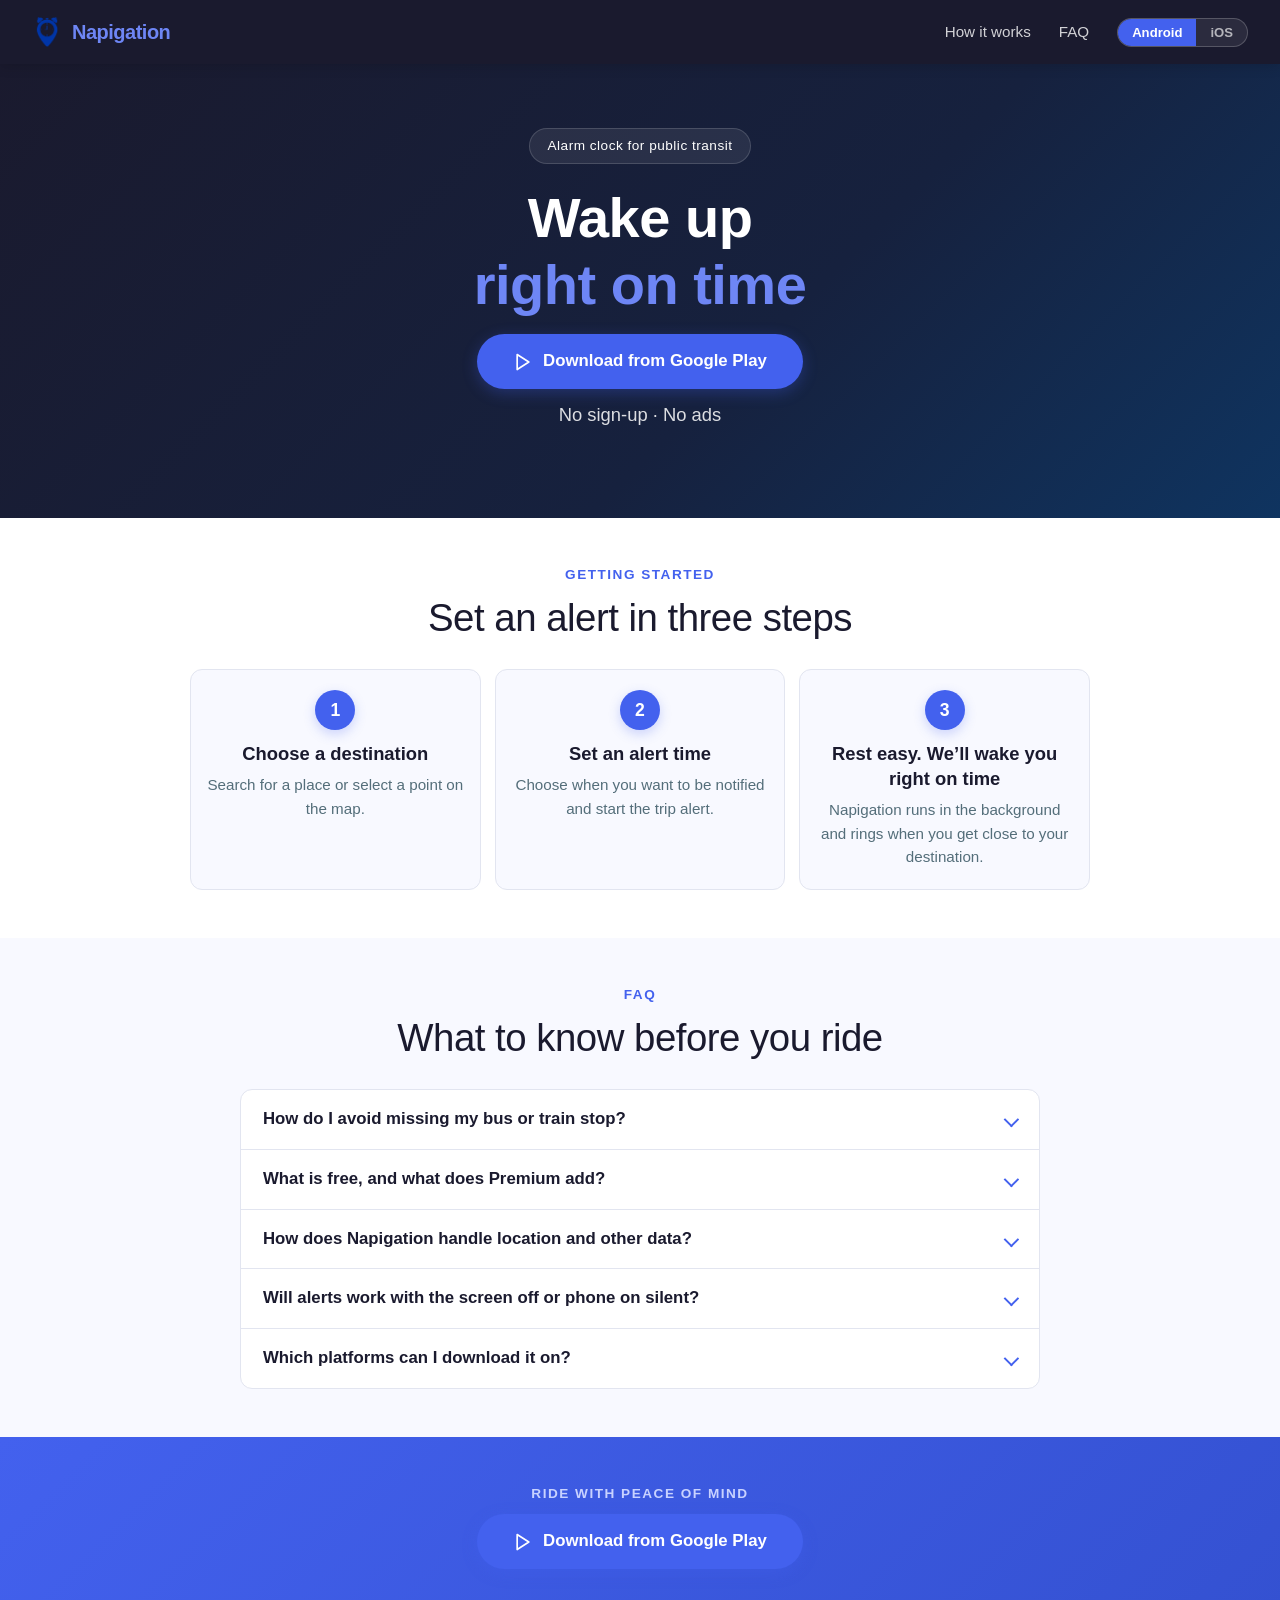
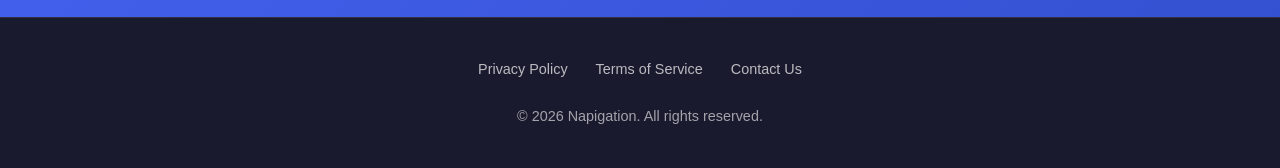
<file: index.html>
<!DOCTYPE html>
<html lang="en" dir="ltr" data-platform="android">
<head>
  <meta charset="UTF-8" />
  <meta name="viewport" content="width=device-width, initial-scale=1.0" />

  <title>Napigation - Public Transit Alarm Clock</title>
  <meta name="description" content="A public transit alarm clock. No sign-up, no ads." />
  <meta name="robots" content="index, follow, max-snippet:-1, max-image-preview:large, max-video-preview:-1" />
  <meta name="author" content="Me-Kum" />
  <meta name="application-name" content="Napigation" />
  <meta name="apple-mobile-web-app-title" content="Napigation" />
  <meta name="theme-color" content="#1a1a2e" />
  <meta name="referrer" content="strict-origin-when-cross-origin" />

  <meta property="og:type" content="website" />
  <meta property="og:url" content="https://www.napigation.com/" />
  <meta property="og:title" content="Napigation - Public Transit Alarm Clock" />
  <meta property="og:description" content="A public transit alarm clock. No sign-up, no ads." />
  <meta property="og:site_name" content="Napigation" />
  <meta property="og:locale" content="en_US" />

  <meta name="twitter:card" content="summary_large_image" />
  <meta name="twitter:title" content="Napigation - Public Transit Alarm Clock" />
  <meta name="twitter:description" content="A public transit alarm clock. No sign-up, no ads." />

  <link rel="canonical" href="https://www.napigation.com/" />
  <script type="application/ld+json">
  {
    "@context": "https://schema.org",
    "@type": "SoftwareApplication",
    "name": "Napigation",
    "applicationCategory": "TravelApplication",
    "operatingSystem": "Android",
    "description": "A public transit alarm clock. No sign-up, no ads.",
    "url": "https://www.napigation.com/",
    "downloadUrl": "https://play.google.com/store/apps/details?id=com.mekom.app",
    "image": "https://www.napigation.com/location-icon.png"
  }
  </script>

  <style>
    :root {
      --primary: #1a1a2e;
      --accent: #4361ee;
      --accent-light: #6e86f5;
      --bg: #f8f9ff;
      --white: #ffffff;
      --text: #2c3e50;
      --text-light: #546e7a;
      --border: #e2e5f0;
      --radius: 12px;
      --shadow: 0 4px 20px rgba(67,97,238,0.08);
    }
    * { box-sizing: border-box; margin: 0; padding: 0; }
    html { scroll-behavior: smooth; }
    body {
      font-family: -apple-system, BlinkMacSystemFont, 'Segoe UI', Roboto, Oxygen, Ubuntu, sans-serif;
      background: var(--bg);
      color: var(--text);
      line-height: 1.6;
    }

    [data-platform="android"] .ios-content { display: none !important; }
    [data-platform="ios"] .android-content { display: none !important; }

    .navbar {
      background: var(--primary);
      padding: 0 32px;
      display: flex;
      align-items: center;
      justify-content: space-between;
      height: 64px;
      position: sticky;
      top: 0;
      z-index: 200;
      box-shadow: 0 2px 12px rgba(0,0,0,0.15);
    }
    .navbar-logo {
      display: inline-flex;
      align-items: center;
      gap: 10px;
      color: #fff;
      font-weight: 800;
      font-size: 1.25rem;
      text-decoration: none;
      letter-spacing: -0.5px;
    }
    .navbar-logo img {
      width: 30px;
      height: 30px;
      object-fit: contain;
      flex-shrink: 0;
    }
    .navbar-links { display: flex; gap: 28px; align-items: center; }
    .navbar-links a {
      color: rgba(255,255,255,0.8);
      text-decoration: none;
      font-size: 0.95rem;
      font-weight: 500;
      transition: color 0.2s;
    }
    .navbar-links a:hover { color: #fff; }
    .nav-controls { display: flex; align-items: center; gap: 12px; }
    .seg {
      display: inline-flex;
      background: rgba(255,255,255,0.08);
      border: 1px solid rgba(255,255,255,0.2);
      border-radius: 20px;
      overflow: hidden;
    }
    .seg button {
      background: transparent;
      border: none;
      color: rgba(255,255,255,0.65);
      padding: 6px 14px;
      font-size: 0.82rem;
      font-weight: 600;
      cursor: pointer;
      font-family: inherit;
      transition: background 0.2s, color 0.2s;
      display: inline-flex;
      align-items: center;
      gap: 5px;
      white-space: nowrap;
    }
    .seg button:hover:not(.active), .seg button.active { color: #fff; }
    .seg button.active { background: var(--accent); }

    .hero {
      background: linear-gradient(135deg, var(--primary) 0%, #16213e 60%, #0f3460 100%);
      color: #fff;
      padding: 90px 24px 100px;
      text-align: center;
    }
    .hero-badge {
      display: inline-block;
      background: rgba(255,255,255,0.08);
      border: 1px solid rgba(255,255,255,0.15);
      border-radius: 24px;
      padding: 6px 18px;
      font-size: 0.85rem;
      font-weight: 500;
      margin-bottom: 34px;
      letter-spacing: 0.5px;
    }
    .hero h1 {
      font-size: clamp(2.2rem, 5vw, 3.5rem);
      font-weight: 800;
      margin-bottom: 24px;
      line-height: 1.05;
      letter-spacing: -0.5px;
    }
    .hero h1 em { color: var(--accent-light); font-style: normal; }
    .hero p {
      font-size: 1.15rem;
      color: rgba(255,255,255,0.85);
      max-width: 600px;
      margin: 0 auto 28px;
      line-height: 1.6;
    }
    .hero-buttons { display: flex; gap: 16px; justify-content: center; flex-wrap: wrap; }
    .btn-primary {
      background: var(--accent);
      color: #fff;
      padding: 14px 36px;
      border-radius: 50px;
      text-decoration: none;
      font-weight: 700;
      font-size: 1.05rem;
      transition: background 0.2s, transform 0.1s;
      display: inline-flex;
      align-items: center;
      gap: 10px;
      box-shadow: 0 4px 15px rgba(67,97,238,0.3);
    }
    .btn-primary:hover { background: #3451d1; transform: translateY(-2px); }
    .hero-note { margin-top: 20px; font-size: 0.85rem; color: rgba(255,255,255,0.5); }

    section { padding: 80px 24px; }
    .section-inner { max-width: 1000px; margin: 0 auto; }
    .section-label {
      text-align: center;
      font-size: 0.85rem;
      font-weight: 700;
      letter-spacing: 1.5px;
      text-transform: uppercase;
      color: var(--accent);
      margin-bottom: 12px;
    }
    .section-title {
      text-align: center;
      font-size: clamp(1.8rem, 3.5vw, 2.4rem);
      font-family: Arial, Helvetica, sans-serif;
      font-weight: 500;
      color: var(--primary);
      margin-bottom: 56px;
      letter-spacing: -0.5px;
    }

    #how { background: var(--white); }
    .steps {
      display: grid;
      grid-template-columns: repeat(auto-fit, minmax(260px, 1fr));
      gap: 32px;
    }
    .step {
      text-align: center;
      padding: 40px 24px;
      border-radius: var(--radius);
      background: var(--bg);
      border: 1px solid var(--border);
    }
    .step-number {
      width: 56px; height: 56px;
      border-radius: 50%;
      background: var(--accent);
      color: #fff;
      font-size: 1.5rem;
      font-weight: 800;
      display: flex;
      align-items: center;
      justify-content: center;
      margin: 0 auto 20px;
      box-shadow: 0 4px 12px rgba(67,97,238,0.25);
    }
    .step h3 { font-size: 1.15rem; font-weight: 700; margin-bottom: 12px; color: var(--primary); }
    .step p { font-size: 0.95rem; color: var(--text-light); line-height: 1.6; }

    #features { background: var(--bg); }
    .features-grid {
      display: grid;
      grid-template-columns: repeat(auto-fit, minmax(280px, 1fr));
      gap: 24px;
    }
    .feature-card {
      background: var(--white);
      border-radius: var(--radius);
      padding: 32px 28px;
      border: 1px solid var(--border);
      transition: transform 0.2s, box-shadow 0.2s;
    }
    .feature-card:hover { transform: translateY(-4px); box-shadow: var(--shadow); }
    .feature-card h3 { font-size: 1.1rem; font-weight: 700; margin-bottom: 10px; color: var(--primary); }
    .feature-card p { font-size: 0.95rem; color: var(--text-light); line-height: 1.6; }

    #plans { background: linear-gradient(180deg, var(--white) 0%, var(--bg) 100%); }
    .experience-content { max-width: 760px; margin: 0 auto; }
    .experience-content h3 { font-size: 1.2rem; font-weight: 800; color: var(--primary); margin-bottom: 12px; }
    .experience-content p { font-size: 1rem; color: var(--text-light); line-height: 1.7; }
    .experience-list {
      list-style: none;
      margin: 24px 0 0;
      padding: 0;
      display: grid;
      gap: 14px;
    }
    .experience-list li {
      position: relative;
      padding-left: 26px;
      color: var(--text-light);
      line-height: 1.6;
    }
    .experience-list li::before {
      content: "✓";
      position: absolute;
      left: 0;
      color: var(--accent);
      font-weight: 800;
    }
    .premium-note {
      margin-top: 36px;
      padding-top: 28px;
      border-top: 1px solid var(--border);
    }

    #advantage {
      background: linear-gradient(180deg, var(--white) 0%, var(--bg) 100%);
      padding-top: 40px;
    }
    .adv-grid {
      display: grid;
      grid-template-columns: repeat(auto-fit, minmax(240px, 1fr));
      gap: 18px;
    }
    .adv-card {
      background: var(--white);
      border-radius: var(--radius);
      padding: 24px 20px;
      border: 1px solid var(--border);
      border-left: 4px solid var(--accent);
      box-shadow: 0 2px 10px rgba(15, 23, 42, 0.03);
    }
    .adv-icon {
      width: 52px;
      height: 52px;
      display: flex;
      align-items: center;
      justify-content: center;
      border-radius: 14px;
      background: rgba(67, 97, 238, 0.08);
      border: 1px solid rgba(67, 97, 238, 0.1);
      font-size: 1.75rem;
      margin-bottom: 16px;
    }
    .adv-card h3 { font-size: 1.05rem; font-weight: 700; color: var(--primary); margin-bottom: 10px; }
    .adv-card p { font-size: 0.9rem; color: var(--text-light); line-height: 1.6; }

    #faq { background: var(--bg); }
    .faq-list { max-width: 800px; margin: 0 auto; background: var(--white); border-radius: var(--radius); border: 1px solid var(--border); }
    .faq-item { border-bottom: 1px solid var(--border); padding: 24px 32px; }
    .faq-item:last-child { border-bottom: none; }
    .faq-q {
      font-weight: 700;
      font-size: 1.05rem;
      color: var(--primary);
      cursor: pointer;
      display: flex;
      justify-content: space-between;
      align-items: center;
      gap: 16px;
      user-select: none;
    }
    .faq-q::after {
      content: '';
      width: 0.55rem;
      height: 0.55rem;
      border-right: 2px solid var(--accent);
      border-bottom: 2px solid var(--accent);
      flex-shrink: 0;
      transform: rotate(45deg);
      transition: transform 0.2s;
    }
    .faq-item.open .faq-q::after { transform: rotate(225deg); }
    .faq-a {
      font-size: 0.95rem;
      color: var(--text-light);
      line-height: 1.7;
      max-height: 0;
      overflow: hidden;
      transition: max-height 0.3s ease, padding 0.3s ease;
    }
    .faq-item.open .faq-a { max-height: 400px; padding-top: 16px; }

    #download {
      background: linear-gradient(135deg, var(--accent) 0%, #3451d1 100%);
      text-align: center;
      color: #fff;
    }
    #download .section-title { color: #fff; margin-bottom: 16px; }
    #download .sub { color: rgba(255,255,255,0.9); margin-bottom: 40px; font-size: 1.1rem; }
    .store-buttons { display: flex; gap: 20px; justify-content: center; flex-wrap: wrap; }
    .store-btn {
      background: rgba(255,255,255,0.1);
      border: 1px solid rgba(255,255,255,0.3);
      color: #fff;
      padding: 16px 32px;
      border-radius: 50px;
      text-decoration: none;
      font-size: 1rem;
      font-weight: 600;
      display: inline-flex;
      align-items: center;
      gap: 12px;
      transition: background 0.2s, transform 0.1s;
    }
    .store-btn:hover:not(.disabled) { background: rgba(255,255,255,0.2); transform: translateY(-2px); }
    .store-btn.disabled {
      opacity: 0.6;
      cursor: default;
      pointer-events: none;
      background: transparent;
    }
    .store-icon { font-size: 1.4rem; }

    #contact { background: var(--white); text-align: center; }
    #contact .section-title { margin-bottom: 16px; }
    #contact p { color: var(--text-light); margin-bottom: 32px; font-size: 1.05rem; }
    .contact-email {
      display: inline-block;
      background: var(--primary);
      border-radius: 50px;
      padding: 14px 36px;
      color: #fff;
      text-decoration: none;
      font-weight: 600;
      font-size: 1.05rem;
      box-shadow: 0 4px 15px rgba(26,26,46,0.2);
      transition: background 0.2s, transform 0.1s;
    }
    .contact-email:hover { background: #2a2a4a; transform: translateY(-2px); }

    footer {
      background: var(--primary);
      color: rgba(255,255,255,0.6);
      text-align: center;
      padding: 40px 24px;
      font-size: 0.9rem;
      border-top: 1px solid rgba(255,255,255,0.1);
    }
    .footer-links {
      display: flex;
      gap: 32px;
      justify-content: center;
      flex-wrap: wrap;
      margin-bottom: 24px;
    }
    .footer-links a { color: rgba(255,255,255,0.7); text-decoration: none; font-weight: 500; }
    .footer-links a:hover { color: #fff; }

    @media (max-width: 768px) {
      .navbar { padding: 0 16px; height: 56px; }
      .navbar-logo { font-size: 1.1rem; }
      .navbar-logo img { width: 24px; height: 24px; }
      .navbar-links > a { display: none; }
      .seg button { padding: 5px 10px; font-size: 0.75rem; }
      .hero { padding: 50px 16px 60px; }
      .hero h1 { font-size: clamp(1.8rem, 4vw, 2.8rem); margin-bottom: 16px; }
      .hero p { font-size: 1rem; }
      .faq-item { padding: 20px 18px; }
    }
    @media (max-width: 480px) {
      .hero-buttons { flex-direction: column; align-items: center; }
      .btn-primary { width: min(100%, 320px); justify-content: center; }
      #how .section-title, #faq .section-title {
        font-size: clamp(1rem, 5.8vw, 1.4rem);
        letter-spacing: -0.6px;
        white-space: nowrap;
      }
    }

    section { padding: 48px 24px; }
    .hero { padding: 64px 24px 68px; }
    .hero-badge { margin-bottom: 20px; }
    .hero h1 { margin-bottom: 16px; }
    .hero p { margin-bottom: 20px; }
    .platform-note { color: rgba(255,255,255,0.9); font-weight: 600; }
    #how { background: var(--white); }
    .section-title { margin-bottom: 28px; }
    .steps { max-width: 900px; margin: 0 auto; gap: 14px; }
    .step { padding: 20px 16px; }
    .step-number { width: 40px; height: 40px; font-size: 1.1rem; margin-bottom: 12px; }
    .step h3 { margin-bottom: 6px; }
    #faq { background: var(--bg); }
    .faq-list { overflow: hidden; }
    .faq-item { padding: 0; }
    .faq-q { list-style: none; padding: 18px 22px; }
    .faq-q::-webkit-details-marker { display: none; }
    .faq-item[open] .faq-q::after { transform: rotate(225deg); }
    .faq-a { max-height: none; overflow: visible; padding: 0 22px 18px; }
    .faq-a a { color: var(--accent); }
    .download-cta { background: linear-gradient(135deg, var(--primary) 0%, #0f3460 100%); color: #fff; text-align: center; }
    .download-cta .section-label { color: #c8d2ff; }
    .download-cta .section-title { color: #fff; margin-bottom: 10px; }
    .download-cta .sub { margin: 0 auto 24px; color: rgba(255,255,255,0.88); font-size: 1.05rem; }
    .footer-links { flex-wrap: wrap; justify-content: center; gap: 16px 28px; }
    @media (max-width: 600px) {
      section { padding: 38px 18px; }
      .navbar { padding: 0 16px; }
      .navbar-links { gap: 12px; }
      .hero { padding: 50px 16px 54px; }
      .hero h1 { font-size: clamp(1.9rem, 8vw, 2.5rem); }
      .hero p { font-size: 1rem; }
      .hero-buttons { flex-direction: column; align-items: center; gap: 12px; }
      .btn-primary { width: min(100%, 300px); justify-content: center; padding: 13px 18px; font-size: 0.96rem; }
      .steps { grid-template-columns: 1fr; gap: 10px; }
      .step { display: grid; grid-template-columns: 32px minmax(0, 1fr); align-items: center; column-gap: 12px; text-align: start; padding: 12px; }
      .step-number { width: 32px; height: 32px; grid-row: auto; margin: 0; font-size: 1rem; }
      .step h3 { min-width: 0; font-size: 0.9rem; white-space: nowrap; }
      .step p { display: none; }
      .faq-item { padding: 0; }
      .faq-q { padding: 16px 14px; font-size: 0.95rem; }
      .faq-a { padding: 0 14px 16px; font-size: 0.9rem; }
      .download-cta .sub { font-size: 0.95rem; }
      .footer-links { gap: 12px 20px; }
    }
    .hero h1 { line-height: 1.2; }
    .section-title { line-height: 1.2; }
    .section-label { line-height: 1.3; }
    .step h3, .faq-q { line-height: 1.35; }
    .hero p, .hero-note, .step p, .faq-a { line-height: 1.55; }
    .hero p.hero-note { margin-top: 12px; }
</style>
</head>
<body>
  <nav class="navbar">
    <span class="navbar-logo"><img src="location-icon.png" alt="Napigation logo" width="30" height="30" /><span style="color: var(--accent-light);">Napigation</span></span>
    <div class="navbar-links">
      <a href="#how">How it works</a>
      <a href="#faq">FAQ</a>
      <div class="nav-controls">
        <div class="seg" role="group" aria-label="Platform selector">
          <button type="button" data-platform="android" class="active" aria-pressed="true" onclick="setPlatform('android')">Android</button>
          <button type="button" data-platform="ios" aria-pressed="false" onclick="setPlatform('ios')">iOS</button>
        </div>
      </div>
    </div>
  </nav>

      <section class="hero" id="top">
    <div>
      <div class="hero-badge">Alarm clock for public transit</div>
      <h1>Wake up<br /><em>right on time</em></h1>
      <div class="hero-buttons">
        <a class="btn-primary android-content" href="https://play.google.com/store/apps/details?id=com.mekom.app" target="_blank" rel="noopener" aria-label="Download from Google Play">
          <svg width="20" height="20" viewBox="0 0 24 24" fill="none" stroke="currentColor" stroke-width="2" stroke-linecap="round" stroke-linejoin="round" aria-hidden="true"><polygon points="5 3 19 12 5 21 5 3"></polygon></svg>
          Download from Google Play
        </a>
        <span class="ios-content platform-note">No iOS App Store download link is listed on this page.</span>
      </div>
      <p class="hero-note">No sign-up · No ads</p>
    </div>
  </section>

  <section id="how">
    <div class="section-inner">
      <p class="section-label">Getting started</p>
      <h2 class="section-title">Set an alert in three steps</h2>
      <div class="steps">
        <div class="step">
          <div class="step-number">1</div>
          <h3>Choose a destination</h3>
          <p>Search for a place or select a point on the map.</p>
        </div>
        <div class="step">
          <div class="step-number">2</div>
          <h3>Set an alert time</h3>
          <p>Choose when you want to be notified and start the trip alert.</p>
        </div>
        <div class="step">
          <div class="step-number">3</div>
          <h3>Rest easy. We’ll wake you right on time</h3>
          <p>Napigation runs in the background and rings when you get close to your destination.</p>
        </div>
      </div>
    </div>
  </section>

  <section id="faq">
    <div class="section-inner">
      <p class="section-label">FAQ</p>
      <h2 class="section-title">What to know before you ride</h2>
      <div class="faq-list">
        <details class="faq-item" name="faq">
          <summary class="faq-q">How do I avoid missing my bus or train stop?</summary>
          <div class="faq-a">Napigation is an alarm clock for public transit. Choose a bus stop, train station, or another destination and set a proximity alarm. As your device gets near the destination, the app rings and vibrates to wake you right on time—even in the background, subject to permissions and device settings. That way, you can rest or do something else without constantly checking your location on a map. You can save destinations and routes and customize the sound, volume, and vibration. No sign-up or ads. Napigation does not plan routes or replace a navigation app.</div>
        </details>
        <details class="faq-item" name="faq">
          <summary class="faq-q">What is free, and what does Premium add?</summary>
          <div class="faq-a">Napigation includes essential alerts for everyday trips. A Premium subscription adds unlimited saved locations and routes, one-time destinations, opening a destination in an external navigation app, and more alert controls. Check the app for current subscription options and prices.</div>
        </details>
        <details class="faq-item" name="faq">
          <summary class="faq-q">How does Napigation handle location and other data?</summary>
          <div class="faq-a">GPS for an active alert is processed on your device, and saved locations and routes stay there. No sign-up or account is required, and we do not sell your information. Usage data and technical reports may be sent to service providers with a pseudonymous installation ID—not your name or contact details. This ID can link events from the same installation. Searching for an address or selecting a point on the map may share information with external mapping providers, who may retain it under their own policies. We do not store raw GPS coordinates or saved destination details on our servers. Read the <a href="privacy.html">Privacy Policy</a> for details.</div>
        </details>
        <details class="faq-item" name="faq">
          <summary class="faq-q">Will alerts work with the screen off or phone on silent?</summary>
          <div class="faq-a">Napigation is designed to wake you even when your phone is not in your hand. It keeps monitoring in the background and combines ringing and vibration mechanisms designed to cope with the screen off, Silent or Do Not Disturb mode, and low or zero media volume. If GPS tracking or the background process stops, a backup mechanism may send an alert based on your estimated arrival time. These mechanisms aim to increase the chance that you wake up and reach your destination on time, but cannot guarantee success in every situation. Results depend on permissions and limitations of your device, manufacturer, and operating system.</div>
        </details>
        <details class="faq-item" name="faq">
          <summary class="faq-q">Which platforms can I download it on?</summary>
          <div class="faq-a">Napigation is currently available for Android on Google Play. The iOS version is not yet available.</div>
        </details>
      </div>
    </div>
  </section>

  <section id="download" class="download-cta">
    <div class="section-inner">
      <p class="section-label">Ride with peace of mind</p>
      <div class="hero-buttons">
        <a class="btn-primary android-content" href="https://play.google.com/store/apps/details?id=com.mekom.app" target="_blank" rel="noopener" aria-label="Download from Google Play">
          <svg width="20" height="20" viewBox="0 0 24 24" fill="none" stroke="currentColor" stroke-width="2" stroke-linecap="round" stroke-linejoin="round" aria-hidden="true"><polygon points="5 3 19 12 5 21 5 3"></polygon></svg>
          Download from Google Play
        </a>
        <span class="ios-content platform-note">No iOS App Store download link is listed on this page.</span>
      </div>
    </div>
  </section>

  <footer>
    <div class="footer-links">
      <a href="privacy.html">Privacy Policy</a>
      <a href="terms.html">Terms of Service</a>
      <a href="mailto:me.kum.support@gmail.com">Contact Us</a>
    </div>
    <p>© 2026 Napigation. All rights reserved.</p>
  </footer>

  <script>
    (function() {
      var params = new URLSearchParams(window.location.search);
      var stored = localStorage.getItem('me-kom-platform');
      var platform = params.get('platform') || stored || (/iPhone|iPad|iPod/i.test(navigator.userAgent) ? 'ios' : 'android');
      setPlatform(platform);
    })();

    function setPlatform(platform) {
      if (platform !== 'android' && platform !== 'ios') platform = 'android';
      document.documentElement.setAttribute('data-platform', platform);
      localStorage.setItem('me-kom-platform', platform);
      document.querySelectorAll('.android-content').forEach(function(el) {
        el.setAttribute('aria-hidden', platform === 'android' ? 'false' : 'true');
      });
      document.querySelectorAll('.ios-content').forEach(function(el) {
        el.setAttribute('aria-hidden', platform === 'ios' ? 'false' : 'true');
      });
      document.querySelectorAll('.seg button[data-platform]').forEach(function(button) {
        var selected = button.getAttribute('data-platform') === platform;
        button.classList.toggle('active', selected);
        button.setAttribute('aria-pressed', selected ? 'true' : 'false');
      });
    }
  </script>
</body>
</html>
</file>
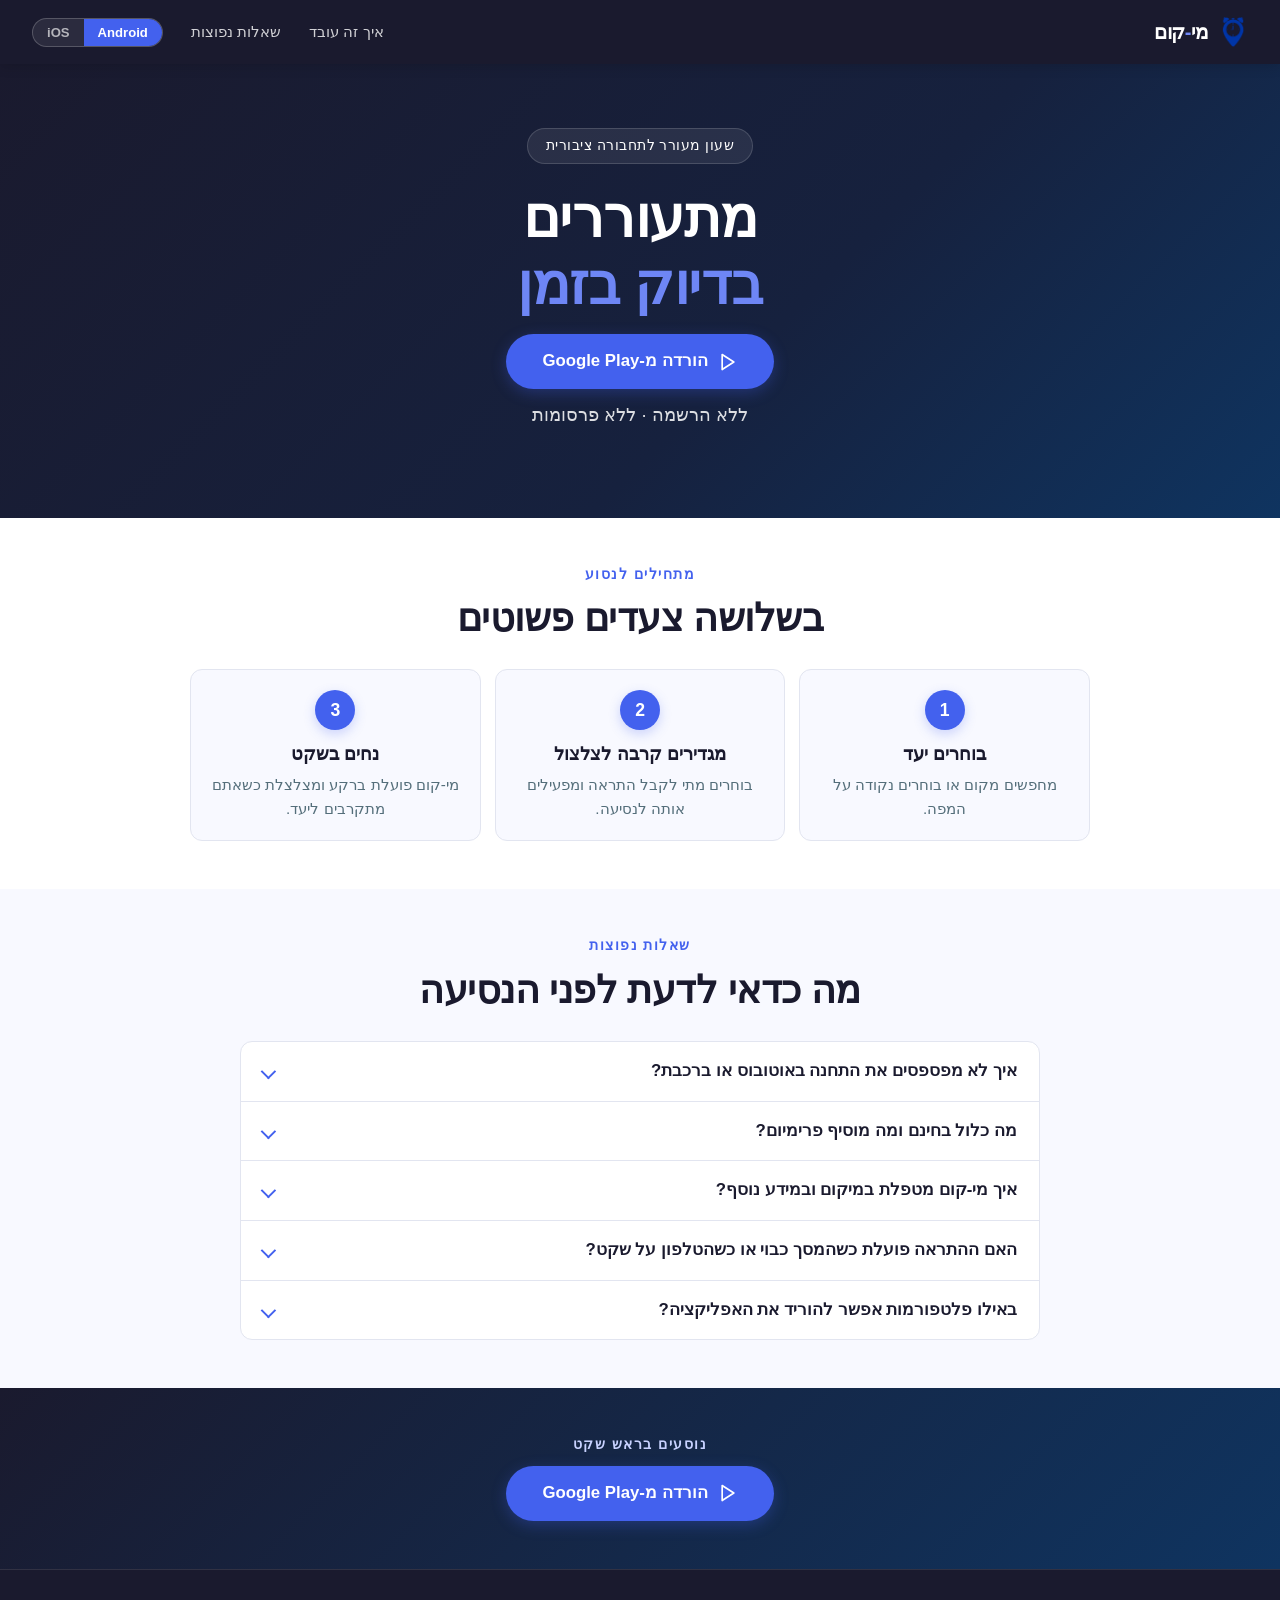
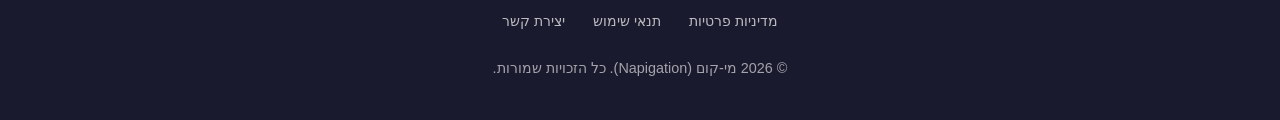
<file: he/index.html>
<!DOCTYPE html>
<html lang="he" dir="rtl" data-platform="android">
<head>
  <meta charset="UTF-8" />
  <meta name="viewport" content="width=device-width, initial-scale=1.0" />

  <!-- Primary meta -->
  <title>מי-קום (Napigation) - שעון מעורר לתחבורה ציבורית</title>
  <meta name="description" content="שעון מעורר לתחבורה ציבורית, ללא הרשמה וללא פרסומות." />
  <meta name="robots" content="index, follow, max-snippet:-1, max-image-preview:large, max-video-preview:-1" />
  <meta name="googlebot" content="index, follow, max-snippet:-1, max-image-preview:large, max-video-preview:-1" />
  <meta name="author" content="Me-Kum" />
  <meta name="application-name" content="Napigation" />
  <meta name="apple-mobile-web-app-title" content="Napigation" />
  <meta name="theme-color" content="#1a1a2e" />
  <meta name="referrer" content="strict-origin-when-cross-origin" />

  <!-- Open Graph -->
  <meta property="og:type" content="website" />
  <meta property="og:url" content="https://www.napigation.com/he/" />
  <meta property="og:title" content="מי-קום - שעון מעורר לתחבורה ציבורית" />
  <meta property="og:description" content="שעון מעורר לתחבורה ציבורית, ללא הרשמה וללא פרסומות." />
  <meta property="og:site_name" content="Napigation" />
  <meta property="og:locale" content="he_IL" />

  <!-- Twitter -->
  <meta name="twitter:card" content="summary_large_image" />
  <meta name="twitter:title" content="מי-קום (Napigation) - שעון מעורר לתחבורה ציבורית" />
  <meta name="twitter:description" content="שעון מעורר לתחבורה ציבורית, ללא הרשמה וללא פרסומות." />

  <link rel="canonical" href="https://www.napigation.com/he/" />
  <script type="application/ld+json">
  {
    "@context": "https://schema.org",
    "@type": "SoftwareApplication",
    "name": "Napigation",
    "alternateName": "מי-קום",
    "applicationCategory": "TravelApplication",
    "operatingSystem": "Android",
    "description": "שעון מעורר לתחבורה ציבורית, ללא הרשמה וללא פרסומות.",
    "url": "https://www.napigation.com/he/",
    "downloadUrl": "https://play.google.com/store/apps/details?id=com.mekom.app",
    "image": "https://www.napigation.com/location-icon.png"
  }
  </script>

  <style>
    :root {
      --primary: #1a1a2e;
      --accent: #4361ee;
      --accent-light: #6e86f5;
      --bg: #f8f9ff;
      --white: #ffffff;
      --text: #2c3e50;
      --text-light: #546e7a;
      --border: #e2e5f0;
      --radius: 12px;
      --shadow: 0 4px 20px rgba(67,97,238,0.08);
      --success: #10b981;
    }
    * { box-sizing: border-box; margin: 0; padding: 0; }
    html { scroll-behavior: smooth; }
    body {
      font-family: -apple-system, BlinkMacSystemFont, 'Segoe UI', Roboto, Oxygen, Ubuntu, sans-serif;
      background: var(--bg);
      color: var(--text);
      line-height: 1.6;
    }

    /* Platform logic — only one platform's content is shown at a time */
    [data-platform="android"] .ios-content { display: none !important; }
    [data-platform="ios"] .android-content { display: none !important; }

    /* ── Navbar ── */
    .navbar {
      background: var(--primary);
      padding: 0 32px;
      display: flex;
      align-items: center;
      justify-content: space-between;
      height: 64px;
      position: sticky;
      top: 0;
      z-index: 200;
      box-shadow: 0 2px 12px rgba(0,0,0,0.15);
    }
    .navbar-logo {
      display: inline-flex;
      align-items: center;
      gap: 10px;
      color: #fff;
      font-weight: 800;
      font-size: 1.25rem;
      text-decoration: none;
      letter-spacing: -0.5px;
    }
    .navbar-logo img {
      width: 30px;
      height: 30px;
      object-fit: contain;
      flex-shrink: 0;
    }
    .navbar-logo span { color: var(--accent-light); }
    .navbar-links { display: flex; gap: 28px; align-items: center; }
    .navbar-links a {
      color: rgba(255,255,255,0.8);
      text-decoration: none;
      font-size: 0.95rem;
      font-weight: 500;
      transition: color 0.2s;
    }
    .navbar-links a:hover { color: #fff; }
    .nav-controls { display: flex; align-items: center; gap: 12px; }
    .seg {
      display: inline-flex;
      background: rgba(255,255,255,0.08);
      border: 1px solid rgba(255,255,255,0.2);
      border-radius: 20px;
      overflow: hidden;
    }
    .seg button,
    .seg a {
      background: transparent;
      border: none;
      color: rgba(255,255,255,0.65);
      padding: 6px 14px;
      font-size: 0.82rem;
      font-weight: 600;
      cursor: pointer;
      font-family: inherit;
      transition: background 0.2s, color 0.2s;
      display: inline-flex;
      align-items: center;
      gap: 5px;
      white-space: nowrap;
      text-decoration: none;
    }
    .seg button:hover:not(.active),
    .seg a:hover:not(.active) { color: #fff; }
    .seg button.active,
    .seg a.active { background: var(--accent); color: #fff; }

    /* ── Hero ── */
    .hero {
      background: linear-gradient(135deg, var(--primary) 0%, #16213e 60%, #0f3460 100%);
      color: #fff;
      padding: 90px 24px 100px;
      text-align: center;
    }
    .hero-badge {
      display: inline-block;
      background: rgba(255,255,255,0.08);
      border: 1px solid rgba(255,255,255,0.15);
      border-radius: 24px;
      padding: 6px 18px;
      font-size: 0.85rem;
      font-weight: 500;
      margin-bottom: 34px;
      letter-spacing: 0.5px;
    }
    .hero h1 {
      font-size: clamp(2.2rem, 5vw, 3.5rem);
      font-weight: 800;
      margin-bottom: 24px;
      line-height: 1.05;
      letter-spacing: -0.5px;
    }
    .hero h1 em { color: var(--accent-light); font-style: normal; }
    .hero p {
      font-size: 1.15rem;
      color: rgba(255,255,255,0.85);
      max-width: 600px;
      margin: 0 auto 28px;
      line-height: 1.6;
    }
    .hero-fact {
      max-width: 760px;
      margin: -16px auto 32px;
      padding: 14px 18px;
      background: rgba(255,255,255,0.08);
      border: 1px solid rgba(255,255,255,0.14);
      border-radius: 16px;
      font-size: 1rem;
      color: rgba(255,255,255,0.92);
    }
    .hero-buttons { display: flex; gap: 16px; justify-content: center; flex-wrap: wrap; }
    .btn-primary {
      background: var(--accent);
      color: #fff;
      padding: 14px 36px;
      border-radius: 50px;
      text-decoration: none;
      font-weight: 700;
      font-size: 1.05rem;
      transition: background 0.2s, transform 0.1s;
      display: inline-flex;
      align-items: center;
      gap: 10px;
      box-shadow: 0 4px 15px rgba(67,97,238,0.3);
    }
    .btn-primary:hover { background: #3451d1; transform: translateY(-2px); }
    .btn-secondary {
      background: transparent;
      color: #fff;
      padding: 14px 36px;
      border-radius: 50px;
      text-decoration: none;
      font-weight: 600;
      font-size: 1.05rem;
      border: 2px solid rgba(255,255,255,0.3);
      transition: background 0.2s, border-color 0.2s;
    }
    .btn-secondary:hover { background: rgba(255,255,255,0.1); border-color: rgba(255,255,255,0.5); }
    .hero-note { margin-top: 20px; font-size: 0.85rem; color: rgba(255,255,255,0.5); }

    /* ── Global Sections ── */
    section { padding: 80px 24px; }
    .section-inner { max-width: 1000px; margin: 0 auto; }
    .section-label {
      text-align: center;
      font-size: 0.85rem;
      font-weight: 700;
      letter-spacing: 1.5px;
      text-transform: uppercase;
      color: var(--accent);
      margin-bottom: 12px;
    }
    .section-title {
      text-align: center;
      font-size: clamp(1.8rem, 3.5vw, 2.4rem);
      font-weight: 800;
      color: var(--primary);
      margin-bottom: 56px;
      letter-spacing: -0.5px;
    }

    /* ── How it works ── */
    #how { background: var(--white); }
    .steps {
      display: grid;
      grid-template-columns: repeat(auto-fit, minmax(260px, 1fr));
      gap: 32px;
    }
    .step {
      text-align: center;
      padding: 40px 24px;
      border-radius: var(--radius);
      background: var(--bg);
      border: 1px solid var(--border);
      position: relative;
    }
    .step-number {
      width: 56px; height: 56px;
      border-radius: 50%;
      background: var(--accent);
      color: #fff;
      font-size: 1.5rem;
      font-weight: 800;
      display: flex;
      align-items: center;
      justify-content: center;
      margin: 0 auto 20px;
      box-shadow: 0 4px 12px rgba(67,97,238,0.25);
    }
    .step h3 { font-size: 1.15rem; font-weight: 700; margin-bottom: 12px; color: var(--primary); }
    .step p { font-size: 0.95rem; color: var(--text-light); line-height: 1.6; }

    /* ── User-first value summary (secondary detail block) ── */
    #advantage {
      background: linear-gradient(180deg, var(--white) 0%, var(--bg) 100%);
      padding-top: 40px;
    }
    .adv-intro {
      text-align: center;
      max-width: 620px;
      margin: -12px auto 32px;
      color: var(--text-light);
      font-size: 0.98rem;
      line-height: 1.6;
    }
    .adv-grid {
      display: grid;
      grid-template-columns: repeat(auto-fit, minmax(240px, 1fr));
      gap: 18px;
    }
    .adv-card {
      background: var(--white);
      border-radius: var(--radius);
      padding: 24px 20px;
      border: 1px solid var(--border);
      border-right: 4px solid var(--accent);
      box-shadow: 0 2px 10px rgba(15, 23, 42, 0.03);
    }
    [lang="en"] .adv-card { border-right: 1px solid var(--border); border-left: 4px solid var(--accent); }
    .adv-icon {
      width: 52px;
      height: 52px;
      display: flex;
      align-items: center;
      justify-content: center;
      border-radius: 14px;
      background: rgba(67, 97, 238, 0.08);
      border: 1px solid rgba(67, 97, 238, 0.1);
      font-size: 1.75rem;
      margin-bottom: 16px;
    }
    .adv-card h3 { font-size: 1.05rem; font-weight: 700; color: var(--primary); margin-bottom: 10px; }
    .adv-card p { font-size: 0.9rem; color: var(--text-light); line-height: 1.6; }

    /* ── Features ── */
    #features { background: var(--bg); }
    .features-grid {
      display: grid;
      grid-template-columns: repeat(auto-fit, minmax(280px, 1fr));
      gap: 24px;
    }
    .feature-card {
      background: var(--white);
      border-radius: var(--radius);
      padding: 32px 28px;
      border: 1px solid var(--border);
      transition: transform 0.2s, box-shadow 0.2s;
    }
    .feature-card:hover { transform: translateY(-4px); box-shadow: var(--shadow); }
    .feature-icon { font-size: 2.2rem; margin-bottom: 16px; }
    .feature-card h3 { font-size: 1.1rem; font-weight: 700; margin-bottom: 10px; color: var(--primary); }
    .feature-card p { font-size: 0.95rem; color: var(--text-light); line-height: 1.6; }

    /* ── Experience ── */
    #plans { background: linear-gradient(180deg, var(--white) 0%, var(--bg) 100%); }
    .experience-content { max-width: 760px; margin: 0 auto; }
    .experience-content h3 { font-size: 1.2rem; font-weight: 800; color: var(--primary); margin-bottom: 12px; }
    .experience-content p { font-size: 1rem; color: var(--text-light); line-height: 1.7; }
    .experience-list {
      list-style: none;
      margin: 24px 0 0;
      padding: 0;
      display: grid;
      gap: 14px;
    }
    .experience-list li {
      position: relative;
      padding-right: 26px;
      color: var(--text-light);
      line-height: 1.6;
    }
    .experience-list li::before {
      content: "✓";
      position: absolute;
      right: 0;
      color: var(--accent);
      font-weight: 800;
    }
    .premium-note {
      margin-top: 36px;
      padding-top: 28px;
      border-top: 1px solid var(--border);
    }
      color: var(--text);
      display: flex;
      gap: 12px;
      align-items: flex-start;
    }
    .plan-features li:last-child { border-bottom: none; }
    .plan-features li::before { content: '✓'; color: var(--success); font-weight: 800; flex-shrink: 0; }

    /* ── FAQ ── */
    #faq { background: var(--bg); }
    .faq-list { max-width: 800px; margin: 0 auto; background: var(--white); border-radius: var(--radius); border: 1px solid var(--border); }
    .faq-item { border-bottom: 1px solid var(--border); padding: 24px 32px; }
    .faq-item:last-child { border-bottom: none; }
    .faq-q {
      font-weight: 700;
      font-size: 1.05rem;
      color: var(--primary);
      cursor: pointer;
      display: flex;
      justify-content: space-between;
      align-items: center;
      gap: 16px;
      user-select: none;
    }
    .faq-q::after {
      content: '';
      width: 0.55rem;
      height: 0.55rem;
      border-right: 2px solid var(--accent);
      border-bottom: 2px solid var(--accent);
      flex-shrink: 0;
      transform: rotate(45deg);
      transition: transform 0.2s;
    }
    .faq-item.open .faq-q::after { transform: rotate(225deg); }
    .faq-a {
      font-size: 0.95rem;
      color: var(--text-light);
      line-height: 1.7;
      max-height: 0;
      overflow: hidden;
      transition: max-height 0.3s ease, padding 0.3s ease;
    }
    .faq-item.open .faq-a { max-height: 400px; padding-top: 16px; }

    /* ── Footer ── */
    footer {
      background: var(--primary);
      color: rgba(255,255,255,0.6);
      text-align: center;
      padding: 40px 24px;
      font-size: 0.9rem;
      border-top: 1px solid rgba(255,255,255,0.1);
    }
    .footer-links {
      display: flex;
      gap: 32px;
      justify-content: center;
      flex-wrap: wrap;
      margin-bottom: 24px;
    }
    .footer-links a { color: rgba(255,255,255,0.7); text-decoration: none; font-weight: 500; }
    .footer-links a:hover { color: #fff; }

    /* ── Responsive ── */
    @media (max-width: 1024px) {
      section { padding: 60px 20px; }
      .plans-grid { gap: 20px; }
      .plan-card { padding: 32px 24px; }
    }
    @media (max-width: 768px) {
      .navbar { padding: 0 16px; height: 56px; }
      .navbar-logo { font-size: 1.1rem; }
      .navbar-logo img { width: 24px; height: 24px; }
      .navbar-links > a { display: none; }
      .nav-controls { gap: 4px; }
      .seg button, .seg a { padding: 5px 10px; font-size: 0.75rem; }
      .hero { padding: 50px 16px 60px; }
      .hero h1 { font-size: clamp(1.8rem, 4vw, 2.8rem); margin-bottom: 16px; }
      .hero p { font-size: 1rem; margin: 0 auto 20px; }
      .hero-badge { font-size: 0.8rem; padding: 5px 14px; margin-bottom: 24px; }
      .hero-fact { font-size: 0.9rem; padding: 12px 16px; margin: -10px auto 24px; }
      .hero-buttons { gap: 12px; }
      .btn-primary, .btn-secondary { padding: 12px 24px; font-size: 0.95rem; }
      .hero-note { font-size: 0.8rem; margin-top: 20px; }
      section { padding: 50px 16px; }
      .section-title { font-size: clamp(1.5rem, 3vw, 2rem); margin-bottom: 40px; }
      .section-label { font-size: 0.8rem; margin-bottom: 10px; }
      .steps { gap: 20px; }
      .step { padding: 30px 16px; }
      .step-number { width: 48px; height: 48px; font-size: 1.3rem; }
      .step h3 { font-size: 1.05rem; }
      .step p { font-size: 0.9rem; }
      .adv-grid { gap: 16px; }
      .adv-card { padding: 20px 18px; border-right: 3px solid var(--accent); }
      [lang="en"] .adv-card { border-left: 3px solid var(--accent); }
      .adv-card h3 { font-size: 1rem; }
      .adv-card p { font-size: 0.88rem; }
      .features-grid { gap: 20px; }
      .feature-card { padding: 24px 20px; }
      .feature-card h3 { font-size: 1rem; }
      .feature-card p { font-size: 0.9rem; }
      .faq-item { padding: 18px 20px; }
      .faq-q { font-size: 1rem; }
      .faq-a { font-size: 0.9rem; }
      .store-btn { padding: 12px 24px; font-size: 0.95rem; }
      #download .section-title { margin-bottom: 12px; }
      #download .sub { font-size: 1rem; margin-bottom: 30px; }
      .store-buttons { gap: 12px; }
      .contact-email { padding: 12px 24px; font-size: 0.95rem; }
      footer { padding: 30px 16px; font-size: 0.85rem; }
      .footer-links { gap: 16px; }
    }
    @media (max-width: 480px) {
      .hero-buttons { flex-direction: column; align-items: center; }
      .btn-primary, .btn-secondary { width: min(100%, 320px); justify-content: center; }
      .navbar { padding: 0 12px; height: 52px; }
      .navbar-logo { font-size: 1rem; gap: 6px; }
      .navbar-logo img { width: 22px; height: 22px; }
      .seg button, .seg a { padding: 4px 8px; font-size: 0.7rem; }
      .hero { padding: 40px 12px 50px; }
      .hero h1 { font-size: clamp(1.5rem, 3.5vw, 2.2rem); line-height: 1.1; margin-bottom: 12px; }
      .hero p { font-size: 0.9rem; margin: 0 auto 16px; line-height: 1.5; }
      .hero-badge { font-size: 0.75rem; padding: 4px 12px; margin-bottom: 20px; }
      .hero-fact { font-size: 0.85rem; padding: 10px 12px; margin: -8px auto 20px; }
      .hero-buttons { gap: 8px; flex-direction: column; }
      .btn-primary, .btn-secondary { width: min(100%, 300px); padding: 11px 20px; font-size: 0.9rem; }
      .hero-note { font-size: 0.75rem; margin-top: 16px; }
      section { padding: 40px 12px; }
      .section-title { font-size: clamp(1.3rem, 2.8vw, 1.8rem); margin-bottom: 32px; }
      .section-inner { width: 100%; }
      .steps { gap: 16px; }
      .step { padding: 24px 12px; }
      .step-number { width: 44px; height: 44px; font-size: 1.2rem; }
      .step h3 { font-size: 1rem; }
      .step p { font-size: 0.85rem; }
      .adv-card { padding: 20px; border-right: 3px solid var(--accent); }
      .adv-icon { font-size: 2rem; }
      .adv-card h3 { font-size: 0.95rem; }
      .feature-card { padding: 20px 16px; }
      .feature-icon { font-size: 1.8rem; }
      .faq-item { padding: 16px 12px; }
      .faq-q { font-size: 0.95rem; }
      .faq-a { font-size: 0.85rem; max-height: 350px; }
      #download { padding: 40px 12px; }
      #download .section-title { font-size: clamp(1.2rem, 2.5vw, 1.6rem); }
      #download .sub { font-size: 0.95rem; margin-bottom: 24px; }
      .store-btn { padding: 10px 16px; font-size: 0.9rem; }
      .store-icon { font-size: 1.2rem; }
      #contact .section-title { font-size: clamp(1.2rem, 2.5vw, 1.6rem); }
      .contact-email { padding: 10px 20px; font-size: 0.9rem; }
      footer { padding: 24px 12px; font-size: 0.8rem; }
    }

    section { padding: 48px 24px; }
    .hero { padding: 64px 24px 68px; }
    .hero-badge { margin-bottom: 20px; }
    .hero h1 { margin-bottom: 16px; }
    .hero p { margin-bottom: 20px; }
    .platform-note { color: rgba(255,255,255,0.9); font-weight: 600; }
    #how { background: var(--white); }
    .section-title { margin-bottom: 28px; }
    .steps { max-width: 900px; margin: 0 auto; gap: 14px; }
    .step { padding: 20px 16px; }
    .step-number { width: 40px; height: 40px; font-size: 1.1rem; margin-bottom: 12px; }
    .step h3 { margin-bottom: 6px; }
    #faq { background: var(--bg); }
    .faq-list { overflow: hidden; }
    .faq-item { padding: 0; }
    .faq-q { list-style: none; padding: 18px 22px; }
    .faq-q::-webkit-details-marker { display: none; }
    .faq-item[open] .faq-q::after { transform: rotate(225deg); }
    .faq-a { max-height: none; overflow: visible; padding: 0 22px 18px; }
    .faq-a a { color: var(--accent); }
    .download-cta { background: linear-gradient(135deg, var(--primary) 0%, #0f3460 100%); color: #fff; text-align: center; }
    .download-cta .section-label { color: #c8d2ff; }
    .download-cta .section-title { color: #fff; margin-bottom: 10px; }
    .download-cta .sub { margin: 0 auto 24px; color: rgba(255,255,255,0.88); font-size: 1.05rem; }
    .footer-links { flex-wrap: wrap; justify-content: center; gap: 16px 28px; }
    @media (max-width: 600px) {
      section { padding: 38px 18px; }
      .navbar { padding: 0 16px; }
      .navbar-links { gap: 12px; }
      .hero { padding: 50px 16px 54px; }
      .hero h1 { font-size: clamp(1.9rem, 8vw, 2.5rem); }
      .hero p { font-size: 1rem; }
      .hero-buttons { flex-direction: column; align-items: center; gap: 12px; }
      .btn-primary { width: min(100%, 300px); justify-content: center; padding: 13px 18px; font-size: 0.96rem; }
      .steps { grid-template-columns: 1fr; gap: 10px; }
      .step { display: grid; grid-template-columns: 32px minmax(0, 1fr); align-items: center; column-gap: 12px; text-align: start; padding: 12px; }
      .step-number { width: 32px; height: 32px; grid-row: auto; margin: 0; font-size: 1rem; }
      .step h3 { min-width: 0; font-size: 0.9rem; white-space: nowrap; }
      .step p { display: none; }
      .faq-item { padding: 0; }
      .faq-q { padding: 16px 14px; font-size: 0.95rem; }
      .faq-a { padding: 0 14px 16px; font-size: 0.9rem; }
      .download-cta .sub { font-size: 0.95rem; }
      .footer-links { gap: 12px 20px; }
    }
    .hero h1 { line-height: 1.2; }
    .section-title { line-height: 1.2; }
    .section-label { line-height: 1.3; }
    .step h3, .faq-q { line-height: 1.35; }
    .hero p, .hero-note, .step p, .faq-a { line-height: 1.55; }
    .hero p.hero-note { margin-top: 12px; }
</style>
</head>
<body>

<!-- Navbar -->
<nav class="navbar">
  <span class="navbar-logo"><img src="../location-icon.png" alt="Napigation logo" width="30" height="30" /><span style="color:inherit">מי<span>-</span>קום</span></span>
    <div class="navbar-links">
    <a href="#how">איך זה עובד</a>
    <a href="#faq">שאלות נפוצות</a>
    <div class="nav-controls">
      <div class="seg" role="group" aria-label="בחירת פלטפורמה">
        <button type="button" data-platform="android" class="active" aria-pressed="true" onclick="setPlatform('android')">Android</button>
        <button type="button" data-platform="ios" aria-pressed="false" onclick="setPlatform('ios')">iOS</button>
      </div>
    </div>
  </div>
</nav>

<!-- Hero -->
    <section class="hero" id="top">
    <div>
      <div class="hero-badge">שעון מעורר לתחבורה ציבורית</div>
      <h1>מתעוררים<br /><em>בדיוק בזמן</em></h1>
      <div class="hero-buttons">
        <a class="btn-primary android-content" href="https://play.google.com/store/apps/details?id=com.mekom.app" target="_blank" rel="noopener" aria-label="הורדה מ-Google Play">
          <svg width="20" height="20" viewBox="0 0 24 24" fill="none" stroke="currentColor" stroke-width="2" stroke-linecap="round" stroke-linejoin="round" aria-hidden="true"><polygon points="5 3 19 12 5 21 5 3"></polygon></svg>
          הורדה מ-Google Play
        </a>
        <span class="ios-content platform-note">אין בעמוד זה קישור להורדה מ-App Store ל-iOS.</span>
      </div>
      <p class="hero-note">ללא הרשמה · ללא פרסומות</p>
    </div>
  </section>

  <section id="how">
    <div class="section-inner">
      <p class="section-label">מתחילים לנסוע</p>
      <h2 class="section-title">בשלושה צעדים פשוטים</h2>
      <div class="steps">
        <div class="step">
          <div class="step-number">1</div>
          <h3>בוחרים יעד</h3>
          <p>מחפשים מקום או בוחרים נקודה על המפה.</p>
        </div>
        <div class="step">
          <div class="step-number">2</div>
          <h3>מגדירים קרבה לצלצול</h3>
          <p>בוחרים מתי לקבל התראה ומפעילים אותה לנסיעה.</p>
        </div>
        <div class="step">
          <div class="step-number">3</div>
          <h3>נחים בשקט</h3>
          <p>מי-קום פועלת ברקע ומצלצלת כשאתם מתקרבים ליעד.</p>
        </div>
      </div>
    </div>
  </section>

  <section id="faq">
    <div class="section-inner">
      <p class="section-label">שאלות נפוצות</p>
      <h2 class="section-title">מה כדאי לדעת לפני הנסיעה</h2>
      <div class="faq-list">
        <details class="faq-item" name="faq">
          <summary class="faq-q">איך לא מפספסים את התחנה באוטובוס או ברכבת?</summary>
          <div class="faq-a">מי-קום היא שעון מעורר לתחבורה ציבורית. בוחרים תחנת אוטובוס, תחנת רכבת או יעד אחר ומגדירים צלצול קרבה. כשהמכשיר מתקרב ליעד, האפליקציה מצלצלת ורוטטת כדי להעיר אתכם בדיוק בזמן — גם כשהיא פועלת ברקע, בכפוף להרשאות ולהגדרות המכשיר. כך אפשר לנוח או להתעסק בדברים אחרים בלי לעקוב כל הזמן אחרי המיקום במפה. אפשר לשמור יעדים ומסלולים ולהתאים את הצליל, העוצמה והרטט. אין צורך בהרשמה ואין פרסומות. מי-קום לא מתכננת מסלולים ולא מחליפה אפליקציית ניווט.</div>
        </details>
        <details class="faq-item" name="faq">
          <summary class="faq-q">מה כלול בחינם ומה מוסיף פרימיום?</summary>
          <div class="faq-a">מי-קום כוללת התראות בסיסיות לשימוש יומיומי. מנוי פרימיום מוסיף שמירת מיקומים ומסלולים ללא הגבלה, הגדרת יעדים חד-פעמיים, פתיחת יעד באפליקציית ניווט חיצונית ואפשרויות נוספות לשליטה בהתראות. אפשר לראות באפליקציה את אפשרויות המנוי והמחירים העדכניים.</div>
        </details>
        <details class="faq-item" name="faq">
          <summary class="faq-q">איך מי-קום מטפלת במיקום ובמידע נוסף?</summary>
          <div class="faq-a">GPS לצורך התראה פעילה מעובד במכשיר, ומיקומים ומסלולים שמורים נשארים בו. אין צורך להירשם או ליצור חשבון, ואנחנו לא מוכרים מידע. נתוני שימוש ודוחות טכניים עשויים להישלח לספקי שירות עם מזהה התקנה בדוי — לא עם שמכם או פרטי קשר; המזהה מאפשר לקשר אירועים מאותה התקנה. חיפוש כתובת או בחירת נקודה במפה עשויים להעביר מידע לספקי מיפוי חיצוניים, שעשויים לשמור אותו בהתאם למדיניות שלהם. אנחנו לא שומרים בשרתים שלנו קואורדינטות GPS גולמיות או פרטי יעדים שמורים. לפרטים, קראו את <a href="../privacy.html">מדיניות הפרטיות</a>.</div>
        </details>
        <details class="faq-item" name="faq">
          <summary class="faq-q">האם ההתראה פועלת כשהמסך כבוי או כשהטלפון על שקט?</summary>
          <div class="faq-a">מי-קום נועדה להעיר גם כשהטלפון לא ביד: היא ממשיכה לפעול ברקע ומשלבת מנגנוני צלצול ורטט שנועדו להתמודד עם מסך כבוי, מצב שקט או ״נא לא להפריע״, וגם עם עוצמת מדיה נמוכה או אפסית. אם מעקב ה-GPS או תהליך הרקע נפסקים, מנגנון גיבוי עשוי להפעיל התראה לפי זמן הגעה משוער. המנגנונים האלה נועדו להגדיל את הסיכוי שתתעוררו ותגיעו ליעד בזמן, אך אינם מבטיחים הצלחה בכל מצב: התוצאה תלויה בהרשאות ובמגבלות המכשיר, היצרן ומערכת ההפעלה.</div>
        </details>
        <details class="faq-item" name="faq">
          <summary class="faq-q">באילו פלטפורמות אפשר להוריד את האפליקציה?</summary>
          <div class="faq-a">מי-קום זמינה כרגע למכשירי Android דרך Google Play. גרסת iOS עדיין אינה זמינה.</div>
        </details>
      </div>
    </div>
  </section>

  <section id="download" class="download-cta">
    <div class="section-inner">
      <p class="section-label">נוסעים בראש שקט</p>
      <div class="hero-buttons">
        <a class="btn-primary android-content" href="https://play.google.com/store/apps/details?id=com.mekom.app" target="_blank" rel="noopener" aria-label="הורדה מ-Google Play">
          <svg width="20" height="20" viewBox="0 0 24 24" fill="none" stroke="currentColor" stroke-width="2" stroke-linecap="round" stroke-linejoin="round" aria-hidden="true"><polygon points="5 3 19 12 5 21 5 3"></polygon></svg>
          הורדה מ-Google Play
        </a>
        <span class="ios-content platform-note">אין בעמוד זה קישור להורדה מ-App Store ל-iOS.</span>
      </div>
    </div>
  </section>

  <footer>
    <div class="footer-links">
      <a href="../privacy.html">מדיניות פרטיות</a>
      <a href="../terms.html">תנאי שימוש</a>
      <a href="mailto:me.kum.support@gmail.com">יצירת קשר</a>
    </div>
    <p>© 2026 מי-קום (Napigation). כל הזכויות שמורות.</p>
  </footer>


  <script>
    (function() {
      var params = new URLSearchParams(window.location.search);
      var stored = localStorage.getItem('me-kom-platform');
      var platform = params.get('platform') || stored || (/iPhone|iPad|iPod/i.test(navigator.userAgent) ? 'ios' : 'android');
      setPlatform(platform);
    })();

    function setPlatform(platform) {
      if (platform !== 'android' && platform !== 'ios') platform = 'android';
      document.documentElement.setAttribute('data-platform', platform);
      localStorage.setItem('me-kom-platform', platform);
      document.querySelectorAll('.android-content').forEach(function(el) {
        el.setAttribute('aria-hidden', platform === 'android' ? 'false' : 'true');
      });
      document.querySelectorAll('.ios-content').forEach(function(el) {
        el.setAttribute('aria-hidden', platform === 'ios' ? 'false' : 'true');
      });
      document.querySelectorAll('.seg button[data-platform]').forEach(function(button) {
        var selected = button.getAttribute('data-platform') === platform;
        button.classList.toggle('active', selected);
        button.setAttribute('aria-pressed', selected ? 'true' : 'false');
      });
    }
  </script>
</body>
</html>
</file>
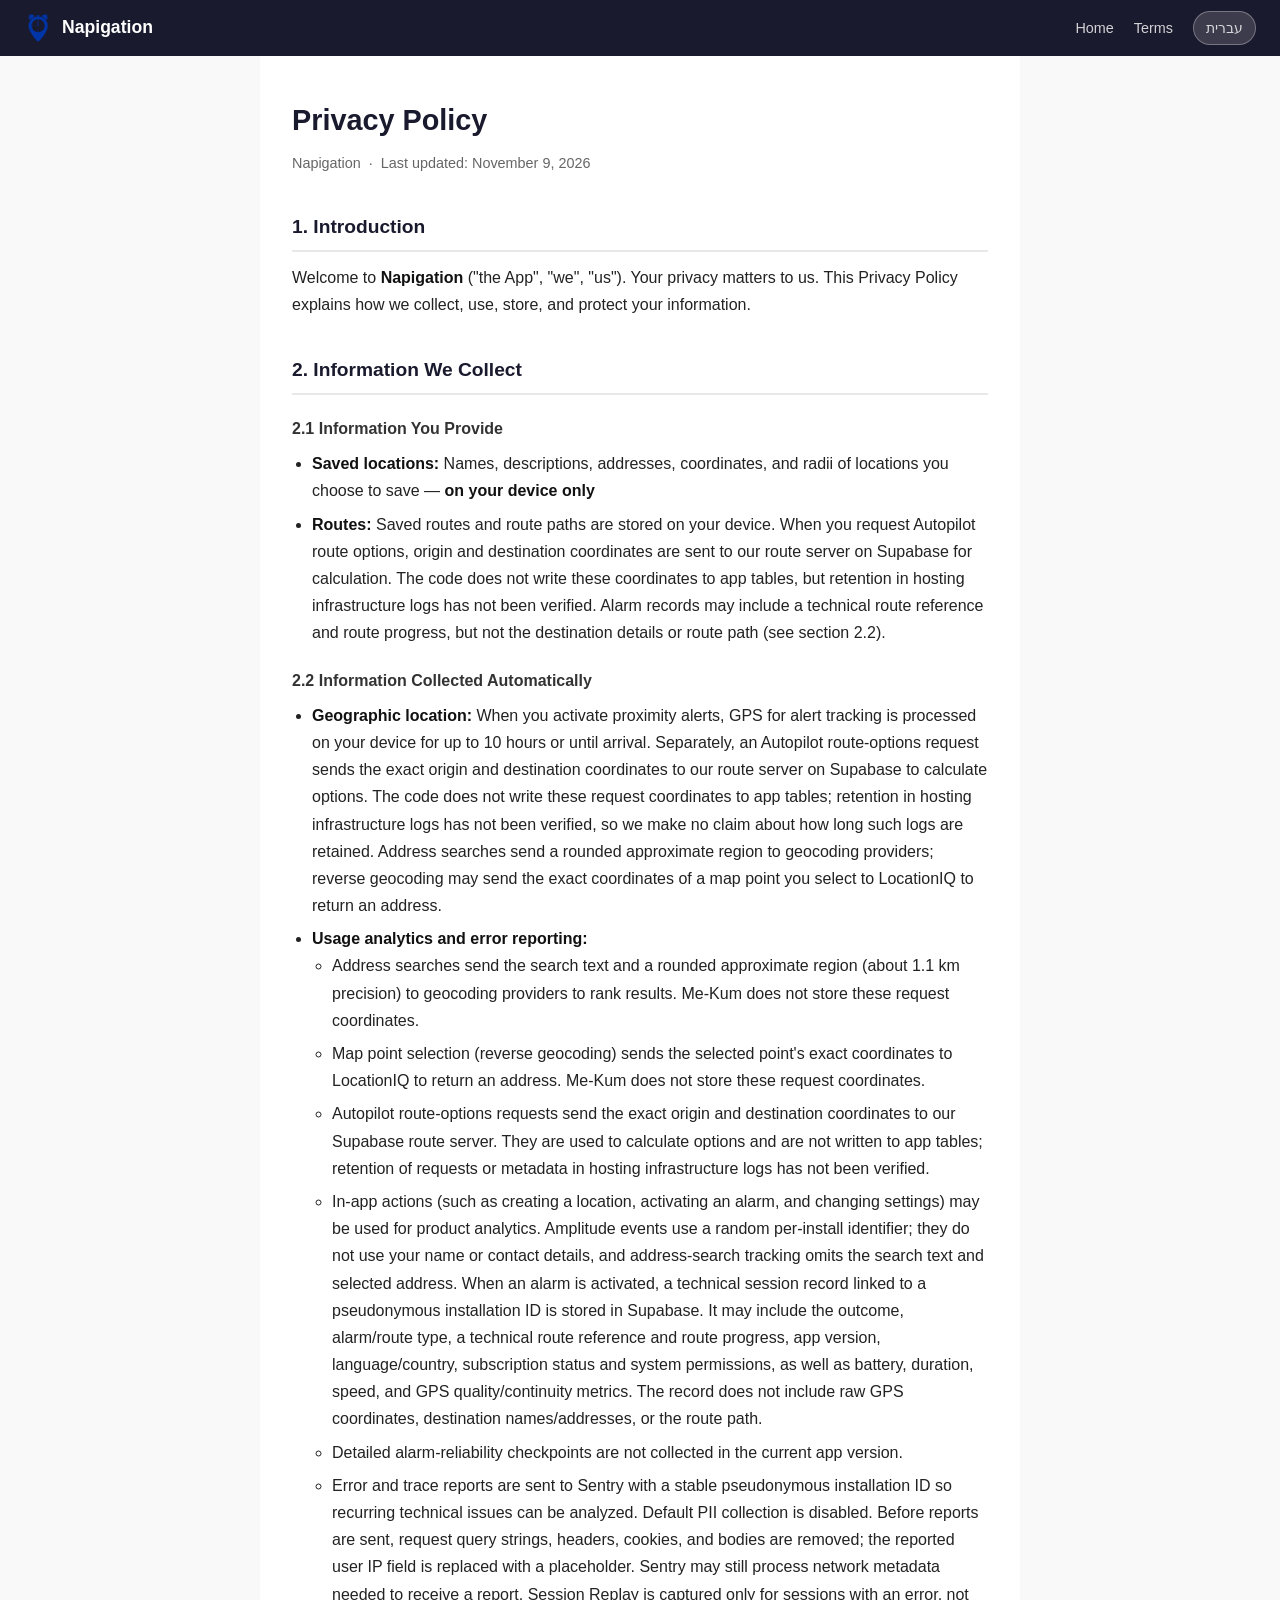
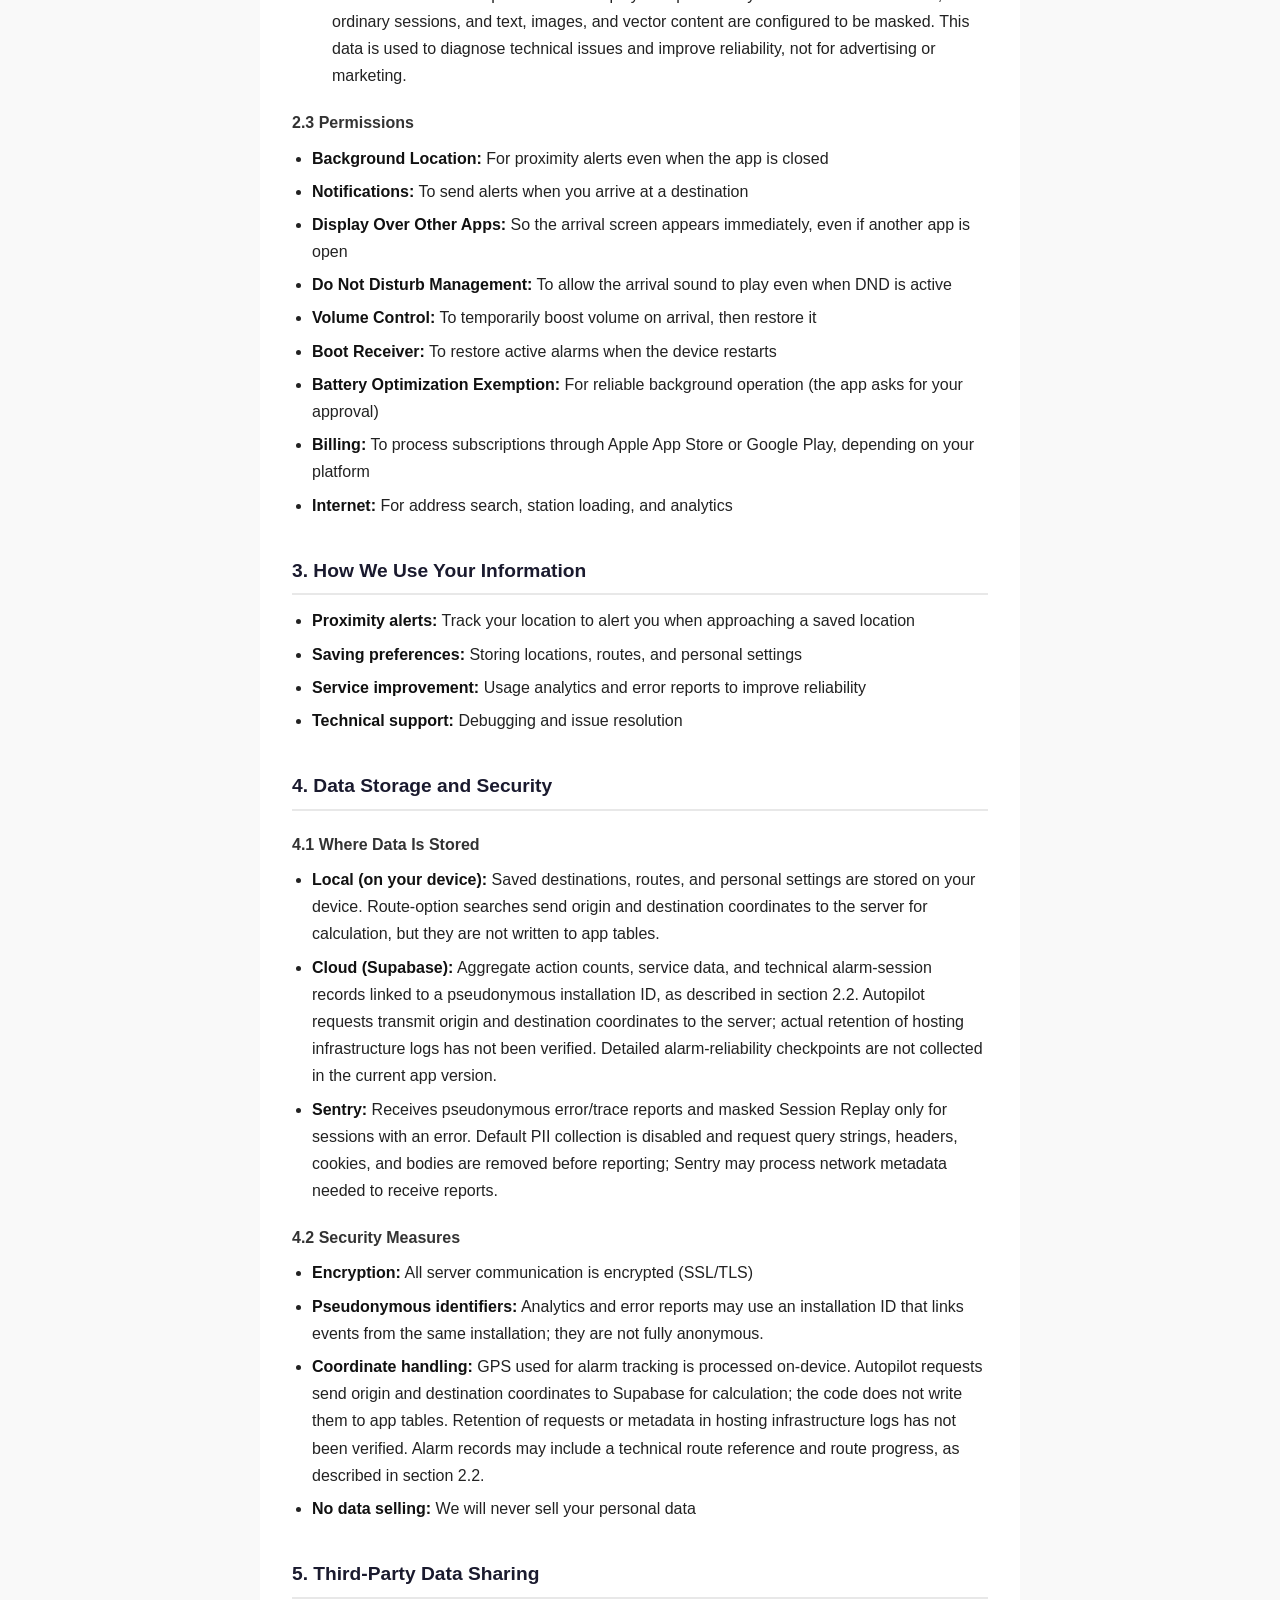
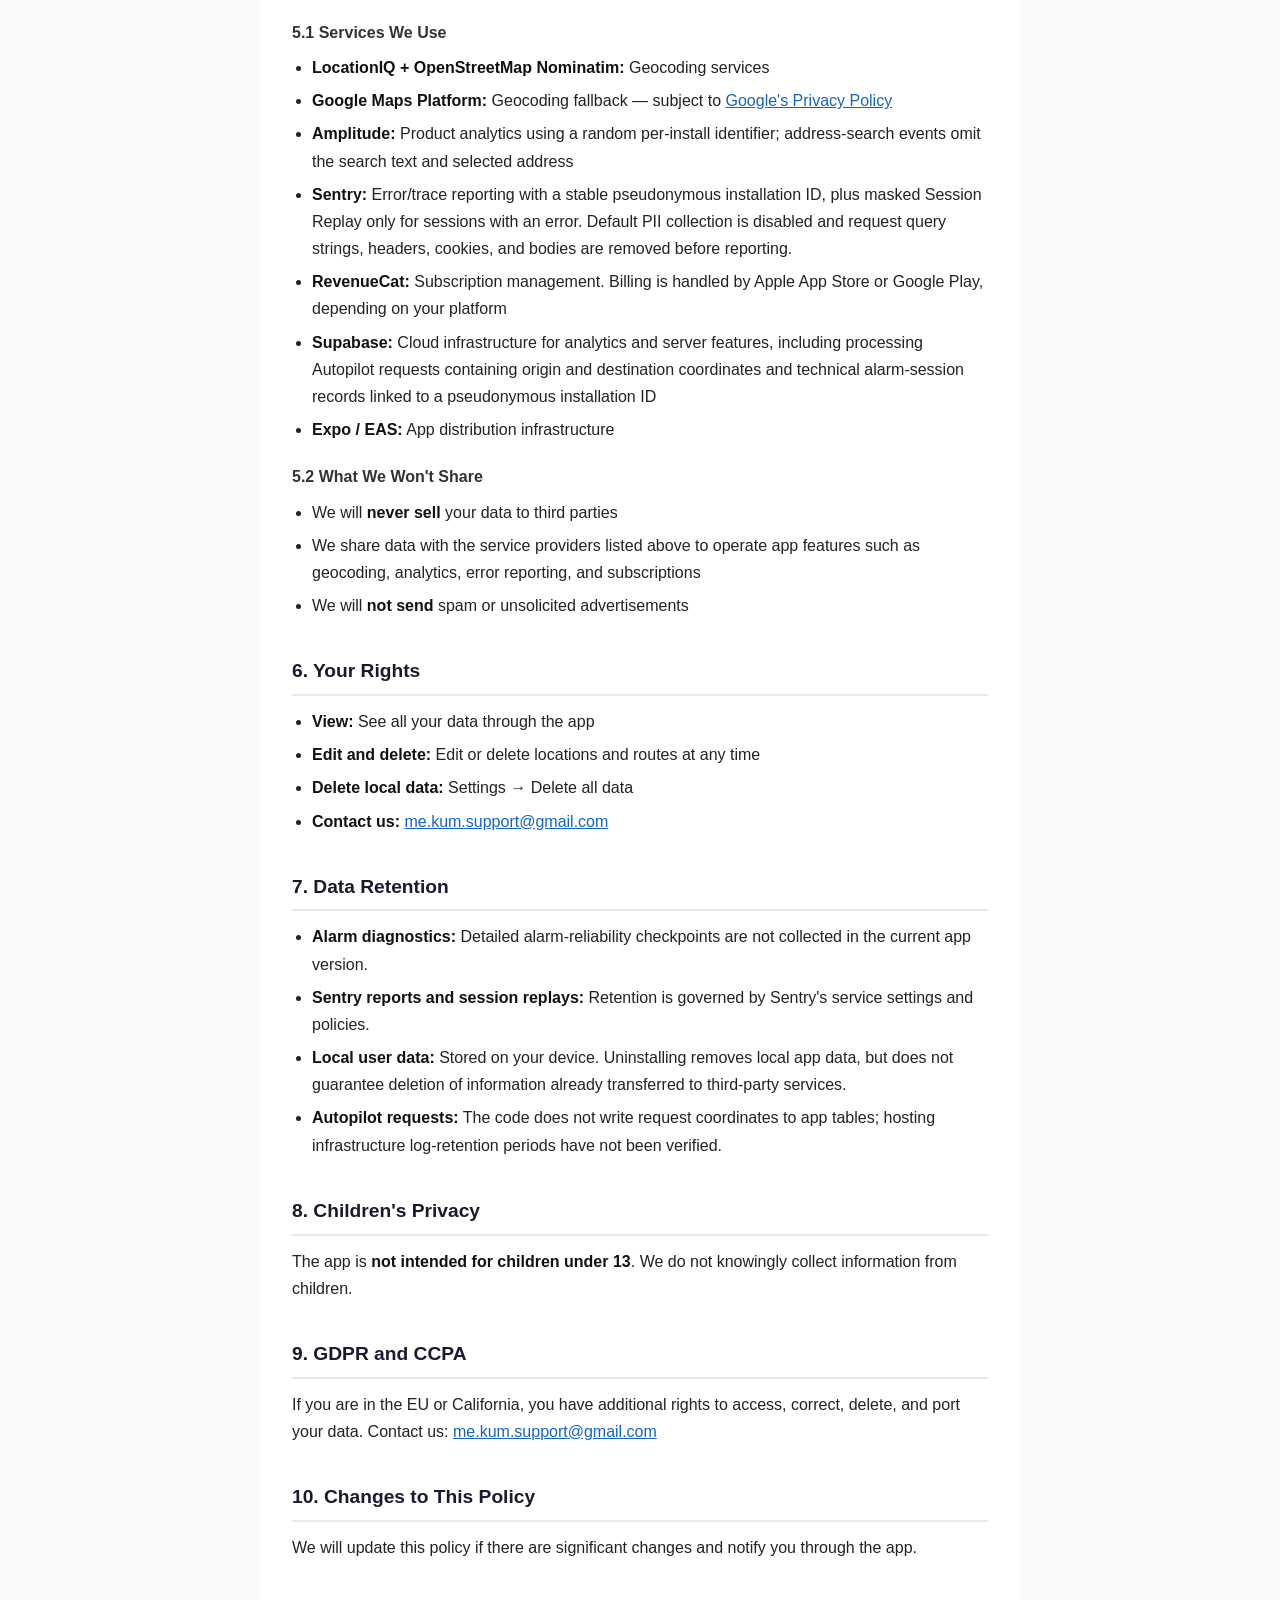
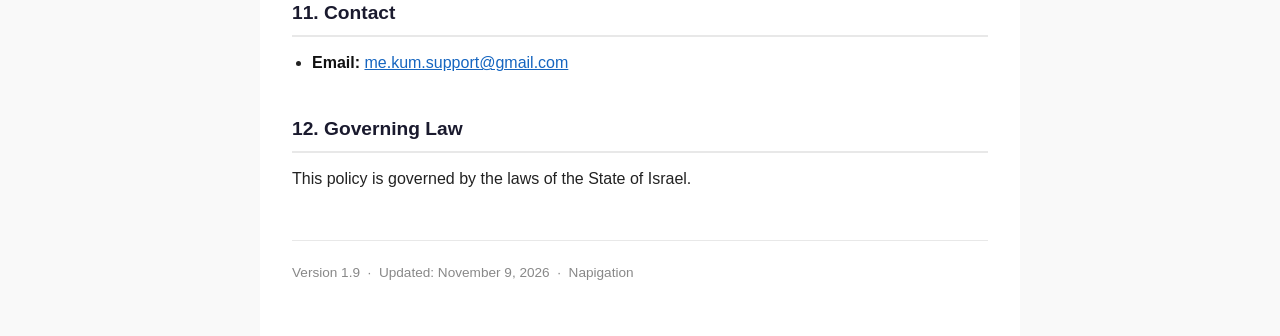
<file: privacy.html>
<!DOCTYPE html>
<html lang="en" dir="ltr">
<head>
  <meta charset="UTF-8" />
  <meta name="viewport" content="width=device-width, initial-scale=1.0" />
  <title>Privacy Policy - Napigation</title>
  <meta name="description" content="Napigation Privacy Policy: how we collect, use, and protect your information, including location handling, analytics, local storage, and third-party services." />
  <meta name="robots" content="index, follow, max-snippet:-1, max-image-preview:large" />
  <meta name="googlebot" content="index, follow, max-snippet:-1, max-image-preview:large" />
  <meta name="author" content="Me-Kum" />
  <meta name="theme-color" content="#1a1a2e" />
  <meta property="og:type" content="article" />
  <meta property="og:title" content="Privacy Policy - Napigation" />
  <meta property="og:description" content="The official Napigation privacy policy covering location handling, analytics, local storage, and third-party services." />
  <meta property="og:url" content="https://www.napigation.com/privacy.html" />
  <meta property="og:site_name" content="Napigation" />
  <meta property="og:locale" content="en_US" />
  <meta property="og:locale:alternate" content="he_IL" />
  <meta name="twitter:card" content="summary" />
  <meta name="twitter:title" content="Privacy Policy - Napigation" />
  <meta name="twitter:description" content="Napigation's official privacy policy: what data is collected, what stays on-device, and what is sent to server services." />
  <link rel="canonical" href="https://www.napigation.com/privacy.html" />
  <link rel="alternate" hreflang="en" href="https://www.napigation.com/privacy.html" />
  <link rel="alternate" hreflang="he" href="https://www.napigation.com/he/privacy.html" />
  <link rel="alternate" hreflang="x-default" href="https://www.napigation.com/privacy.html" />
  <script type="application/ld+json">
    {
      "@context": "https://schema.org",
      "@type": "WebPage",
      "name": "Napigation Privacy Policy",
      "url": "https://www.napigation.com/privacy.html",
      "inLanguage": "en",
      "isPartOf": {
        "@type": "WebSite",
        "name": "Napigation",
        "url": "https://www.napigation.com/"
      },
      "about": {
        "@type": "SoftwareApplication",
        "name": "Napigation"
      }
    }
  </script>
  <style>
    :root {
      --primary: #1a1a2e;
      --accent: #4361ee;
      --bg: #f9f9f9;
      --white: #ffffff;
    }
    * { box-sizing: border-box; margin: 0; padding: 0; }
    body {
      font-family: -apple-system, BlinkMacSystemFont, 'Segoe UI', Arial, sans-serif;
      background: var(--bg);
      color: #222;
      line-height: 1.7;
    }
    .navbar {
      background: var(--primary);
      padding: 0 24px;
      display: flex;
      align-items: center;
      justify-content: space-between;
      height: 56px;
      position: sticky;
      top: 0;
      z-index: 100;
    }
    .navbar-logo {
      display: inline-flex;
      align-items: center;
      gap: 10px;
      color: #fff;
      font-weight: 700;
      font-size: 1.1rem;
      text-decoration: none;
    }
    .navbar-logo img {
      width: 28px;
      height: 28px;
      object-fit: contain;
      flex-shrink: 0;
    }
    .navbar-links {
      display: flex;
      gap: 20px;
      align-items: center;
    }
    .navbar-links a {
      color: rgba(255,255,255,0.8);
      text-decoration: none;
      font-size: 0.9rem;
    }
    .navbar-links a:hover { color: #fff; }
    .lang-link {
      background: rgba(255,255,255,0.15);
      border: 1px solid rgba(255,255,255,0.3);
      color: #fff;
      padding: 4px 12px;
      border-radius: 20px;
    }
    .container {
      max-width: 760px;
      margin: 0 auto;
      background: var(--white);
      padding: 40px 32px;
      min-height: calc(100vh - 56px);
    }
    h1 { font-size: 1.8rem; margin-bottom: 6px; color: var(--primary); }
    .subtitle { color: #666; font-size: 0.9rem; margin-bottom: 36px; }
    h2 {
      font-size: 1.2rem;
      margin-top: 36px;
      margin-bottom: 12px;
      color: var(--primary);
      border-bottom: 2px solid #e8e8e8;
      padding-bottom: 6px;
    }
    h3 { font-size: 1rem; margin-top: 20px; margin-bottom: 8px; color: #333; }
    p { margin-bottom: 12px; }
    ul { padding-left: 20px; margin-bottom: 12px; }
    li { margin-bottom: 6px; }
    strong { color: #111; }
    .badge-yes { color: #2e7d32; }
    .badge-no { color: #c62828; }
    footer { margin-top: 48px; padding-top: 20px; border-top: 1px solid #e8e8e8; font-size: 0.85rem; color: #888; }
    a { color: #1565c0; }
    @media (max-width: 600px) {
      .container { padding: 24px 16px; }
      .navbar { padding: 0 16px; }
      .navbar-links { gap: 14px; }
    }
  </style>
</head>
<body>

<nav class="navbar">
  <a class="navbar-logo" href="index.html"><img src="location-icon.png" alt="Napigation logo" width="28" height="28" />Napigation</a>
  <div class="navbar-links">
    <a href="index.html">Home</a>
    <a href="terms.html">Terms</a>
    <a href="he/privacy.html" hreflang="he" class="lang-link">עברית</a>
  </div>
</nav>

<div class="container">
  <h1>Privacy Policy</h1>
  <p class="subtitle">Napigation &nbsp;·&nbsp; Last updated: November 9, 2026</p>

  <h2>1. Introduction</h2>
  <p>Welcome to <strong>Napigation</strong> ("the App", "we", "us"). Your privacy matters to us. This Privacy Policy explains how we collect, use, store, and protect your information.</p>

  <h2>2. Information We Collect</h2>

  <h3>2.1 Information You Provide</h3>
  <ul>
    <li><strong>Saved locations:</strong> Names, descriptions, addresses, coordinates, and radii of locations you choose to save — <strong>on your device only</strong></li>
    <li><strong>Routes:</strong> Saved routes and route paths are stored on your device. When you request Autopilot route options, origin and destination coordinates are sent to our route server on Supabase for calculation. The code does not write these coordinates to app tables, but retention in hosting infrastructure logs has not been verified. Alarm records may include a technical route reference and route progress, but not the destination details or route path (see section 2.2).</li>
  </ul>

  <h3>2.2 Information Collected Automatically</h3>
  <ul>
    <li><strong>Geographic location:</strong> When you activate proximity alerts, GPS for alert tracking is processed on your device for up to 10 hours or until arrival. Separately, an Autopilot route-options request sends the exact origin and destination coordinates to our route server on Supabase to calculate options. The code does not write these request coordinates to app tables; retention in hosting infrastructure logs has not been verified, so we make no claim about how long such logs are retained. Address searches send a rounded approximate region to geocoding providers; reverse geocoding may send the exact coordinates of a map point you select to LocationIQ to return an address.</li>
    <li><strong>Usage analytics and error reporting:</strong>
      <ul>
        <li>Address searches send the search text and a rounded approximate region (about 1.1 km precision) to geocoding providers to rank results. Me-Kum does not store these request coordinates.</li>
        <li>Map point selection (reverse geocoding) sends the selected point's exact coordinates to LocationIQ to return an address. Me-Kum does not store these request coordinates.</li>
        <li>Autopilot route-options requests send the exact origin and destination coordinates to our Supabase route server. They are used to calculate options and are not written to app tables; retention of requests or metadata in hosting infrastructure logs has not been verified.</li>
        <li>In-app actions (such as creating a location, activating an alarm, and changing settings) may be used for product analytics. Amplitude events use a random per-install identifier; they do not use your name or contact details, and address-search tracking omits the search text and selected address. When an alarm is activated, a technical session record linked to a pseudonymous installation ID is stored in Supabase. It may include the outcome, alarm/route type, a technical route reference and route progress, app version, language/country, subscription status and system permissions, as well as battery, duration, speed, and GPS quality/continuity metrics. The record does not include raw GPS coordinates, destination names/addresses, or the route path.</li>
        <li>Detailed alarm-reliability checkpoints are not collected in the current app version.</li>
        <li>Error and trace reports are sent to Sentry with a stable pseudonymous installation ID so recurring technical issues can be analyzed. Default PII collection is disabled. Before reports are sent, request query strings, headers, cookies, and bodies are removed; the reported user IP field is replaced with a placeholder. Sentry may still process network metadata needed to receive a report. Session Replay is captured only for sessions with an error, not ordinary sessions, and text, images, and vector content are configured to be masked. This data is used to diagnose technical issues and improve reliability, not for advertising or marketing.</li>
      </ul>
    </li>
  </ul>

  <h3>2.3 Permissions</h3>
  <ul>
    <li><strong>Background Location:</strong> For proximity alerts even when the app is closed</li>
    <li><strong>Notifications:</strong> To send alerts when you arrive at a destination</li>
    <li><strong>Display Over Other Apps:</strong> So the arrival screen appears immediately, even if another app is open</li>
    <li><strong>Do Not Disturb Management:</strong> To allow the arrival sound to play even when DND is active</li>
    <li><strong>Volume Control:</strong> To temporarily boost volume on arrival, then restore it</li>
    <li><strong>Boot Receiver:</strong> To restore active alarms when the device restarts</li>
    <li><strong>Battery Optimization Exemption:</strong> For reliable background operation (the app asks for your approval)</li>
    <li><strong>Billing:</strong> To process subscriptions through Apple App Store or Google Play, depending on your platform</li>
    <li><strong>Internet:</strong> For address search, station loading, and analytics</li>
  </ul>

  <h2>3. How We Use Your Information</h2>
  <ul>
    <li><strong>Proximity alerts:</strong> Track your location to alert you when approaching a saved location</li>
    <li><strong>Saving preferences:</strong> Storing locations, routes, and personal settings</li>
    <li><strong>Service improvement:</strong> Usage analytics and error reports to improve reliability</li>
    <li><strong>Technical support:</strong> Debugging and issue resolution</li>
  </ul>

  <h2>4. Data Storage and Security</h2>

  <h3>4.1 Where Data Is Stored</h3>
  <ul>
    <li><strong>Local (on your device):</strong> Saved destinations, routes, and personal settings are stored on your device. Route-option searches send origin and destination coordinates to the server for calculation, but they are not written to app tables.</li>
    <li><strong>Cloud (Supabase):</strong> Aggregate action counts, service data, and technical alarm-session records linked to a pseudonymous installation ID, as described in section 2.2. Autopilot requests transmit origin and destination coordinates to the server; actual retention of hosting infrastructure logs has not been verified. Detailed alarm-reliability checkpoints are not collected in the current app version.</li>
    <li><strong>Sentry:</strong> Receives pseudonymous error/trace reports and masked Session Replay only for sessions with an error. Default PII collection is disabled and request query strings, headers, cookies, and bodies are removed before reporting; Sentry may process network metadata needed to receive reports.</li>
  </ul>

  <h3>4.2 Security Measures</h3>
  <ul>
    <li><strong>Encryption:</strong> All server communication is encrypted (SSL/TLS)</li>
    <li><strong>Pseudonymous identifiers:</strong> Analytics and error reports may use an installation ID that links events from the same installation; they are not fully anonymous.</li>
    <li><strong>Coordinate handling:</strong> GPS used for alarm tracking is processed on-device. Autopilot requests send origin and destination coordinates to Supabase for calculation; the code does not write them to app tables. Retention of requests or metadata in hosting infrastructure logs has not been verified. Alarm records may include a technical route reference and route progress, as described in section 2.2.</li>
    <li><strong>No data selling:</strong> We will never sell your personal data</li>
  </ul>

  <h2>5. Third-Party Data Sharing</h2>

  <h3>5.1 Services We Use</h3>
  <ul>
    <li><strong>LocationIQ + OpenStreetMap Nominatim:</strong> Geocoding services</li>
    <li><strong>Google Maps Platform:</strong> Geocoding fallback — subject to <a href="https://policies.google.com/privacy">Google's Privacy Policy</a></li>
    <li><strong>Amplitude:</strong> Product analytics using a random per-install identifier; address-search events omit the search text and selected address</li>
    <li><strong>Sentry:</strong> Error/trace reporting with a stable pseudonymous installation ID, plus masked Session Replay only for sessions with an error. Default PII collection is disabled and request query strings, headers, cookies, and bodies are removed before reporting.</li>
    <li><strong>RevenueCat:</strong> Subscription management. Billing is handled by Apple App Store or Google Play, depending on your platform</li>
    <li><strong>Supabase:</strong> Cloud infrastructure for analytics and server features, including processing Autopilot requests containing origin and destination coordinates and technical alarm-session records linked to a pseudonymous installation ID</li>
    <li><strong>Expo / EAS:</strong> App distribution infrastructure</li>
  </ul>

  <h3>5.2 What We Won't Share</h3>
  <ul>
    <li>We will <strong>never sell</strong> your data to third parties</li>
    <li>We share data with the service providers listed above to operate app features such as geocoding, analytics, error reporting, and subscriptions</li>
    <li>We will <strong>not send</strong> spam or unsolicited advertisements</li>
  </ul>

  <h2>6. Your Rights</h2>
  <ul>
    <li><strong>View:</strong> See all your data through the app</li>
    <li><strong>Edit and delete:</strong> Edit or delete locations and routes at any time</li>
    <li><strong>Delete local data:</strong> Settings → Delete all data</li>
    <li><strong>Contact us:</strong> <a href="mailto:me.kum.support@gmail.com">me.kum.support@gmail.com</a></li>
  </ul>

  <h2>7. Data Retention</h2>
  <ul>
    <li><strong>Alarm diagnostics:</strong> Detailed alarm-reliability checkpoints are not collected in the current app version.</li>
    <li><strong>Sentry reports and session replays:</strong> Retention is governed by Sentry's service settings and policies.</li>
    <li><strong>Local user data:</strong> Stored on your device. Uninstalling removes local app data, but does not guarantee deletion of information already transferred to third-party services.</li>
    <li><strong>Autopilot requests:</strong> The code does not write request coordinates to app tables; hosting infrastructure log-retention periods have not been verified.</li>
  </ul>

  <h2>8. Children's Privacy</h2>
  <p>The app is <strong>not intended for children under 13</strong>. We do not knowingly collect information from children.</p>

  <h2>9. GDPR and CCPA</h2>
  <p>If you are in the EU or California, you have additional rights to access, correct, delete, and port your data. Contact us: <a href="mailto:me.kum.support@gmail.com">me.kum.support@gmail.com</a></p>

  <h2>10. Changes to This Policy</h2>
  <p>We will update this policy if there are significant changes and notify you through the app.</p>

  <h2>11. Contact</h2>
  <ul>
    <li><strong>Email:</strong> <a href="mailto:me.kum.support@gmail.com">me.kum.support@gmail.com</a></li>
  </ul>

  <h2>12. Governing Law</h2>
  <p>This policy is governed by the laws of the State of Israel.</p>

  <footer>
    <p>Version 1.9 &nbsp;·&nbsp; Updated: November 9, 2026 &nbsp;·&nbsp; Napigation</p>
  </footer>
</div>

</body>
</html>
</file>
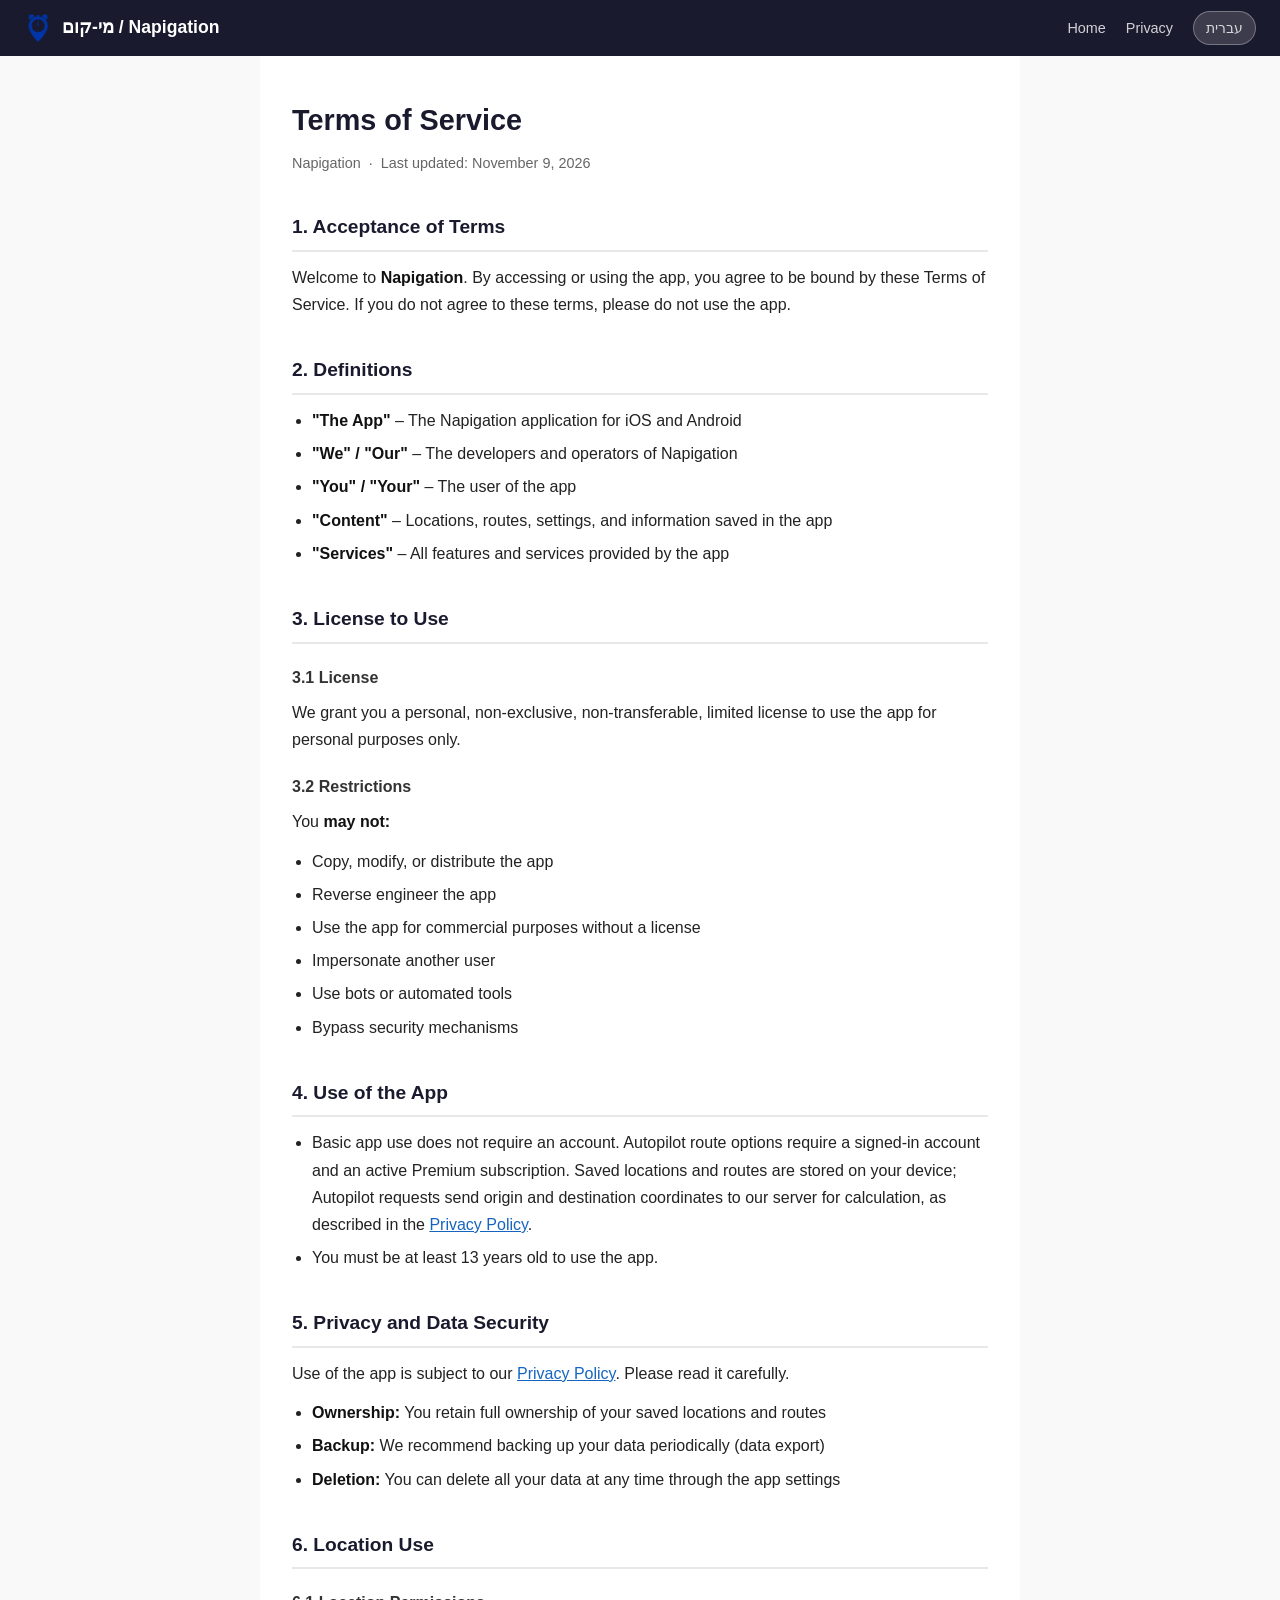
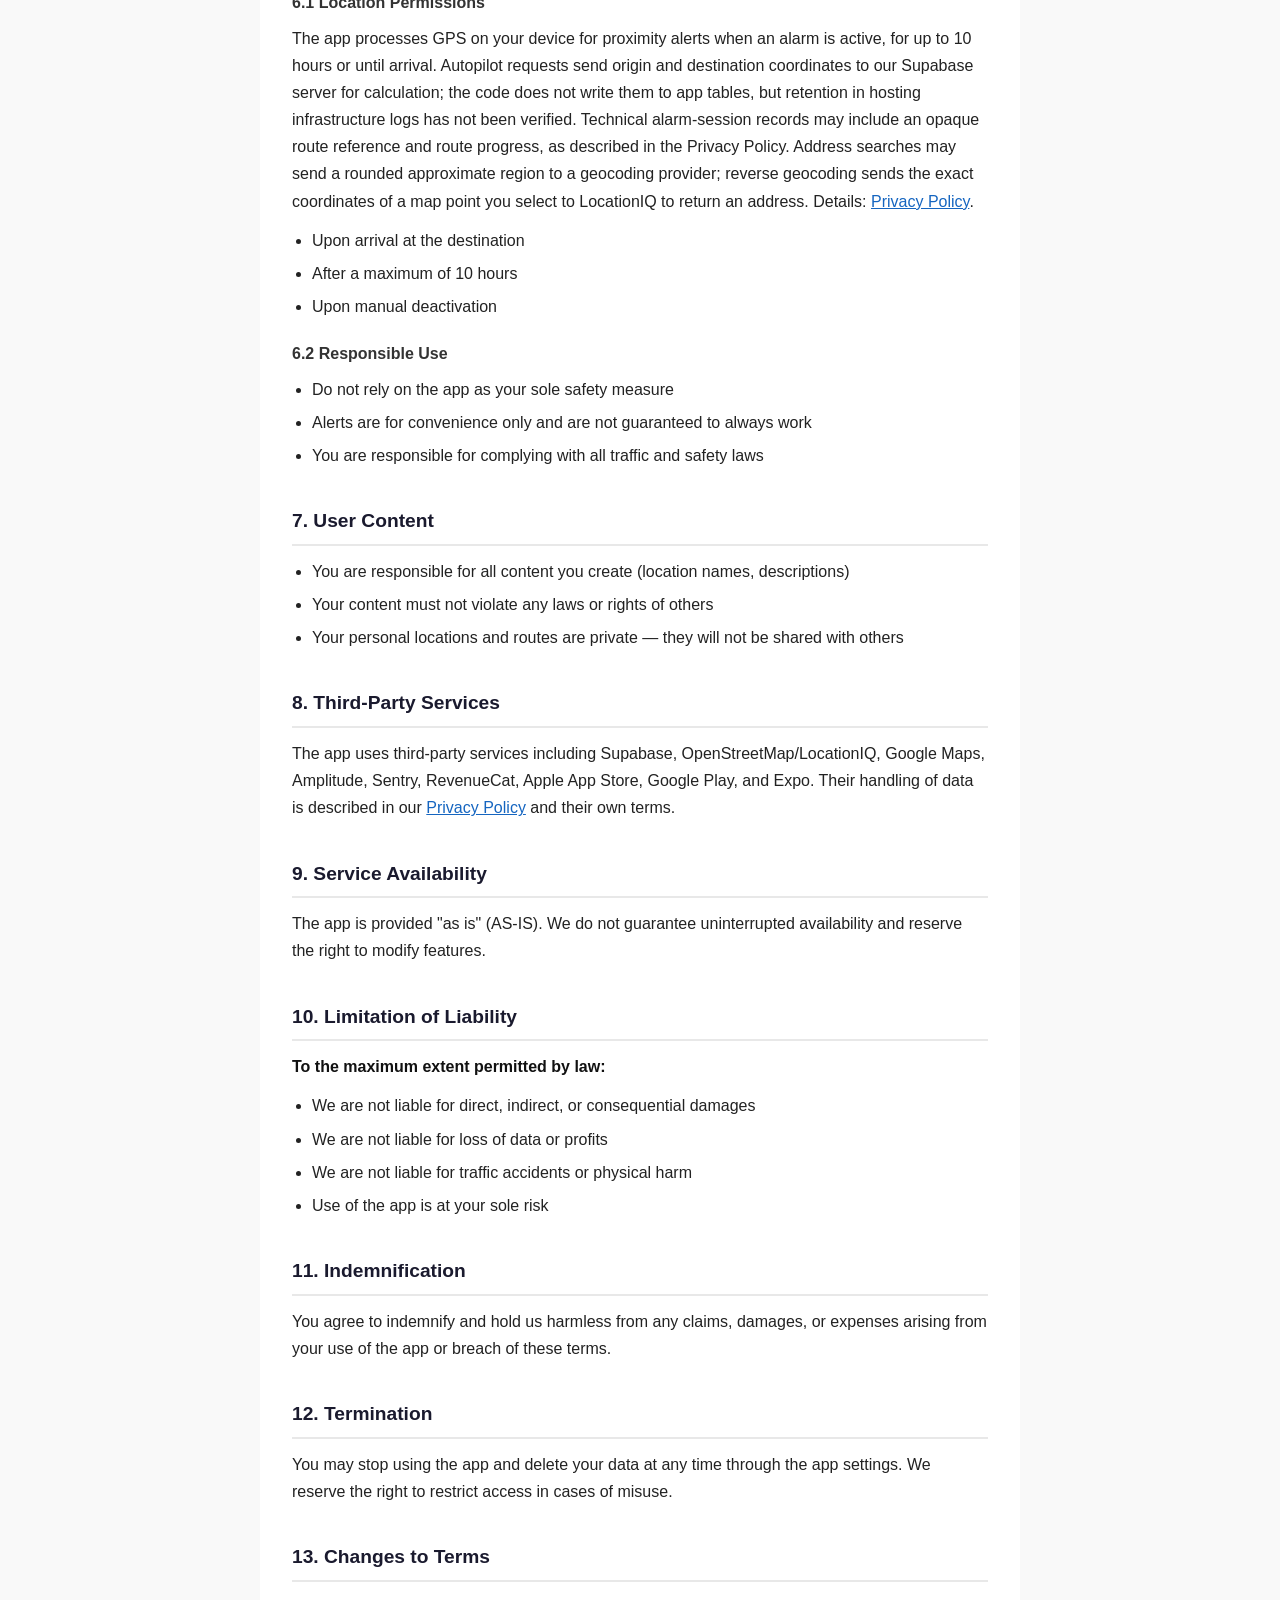
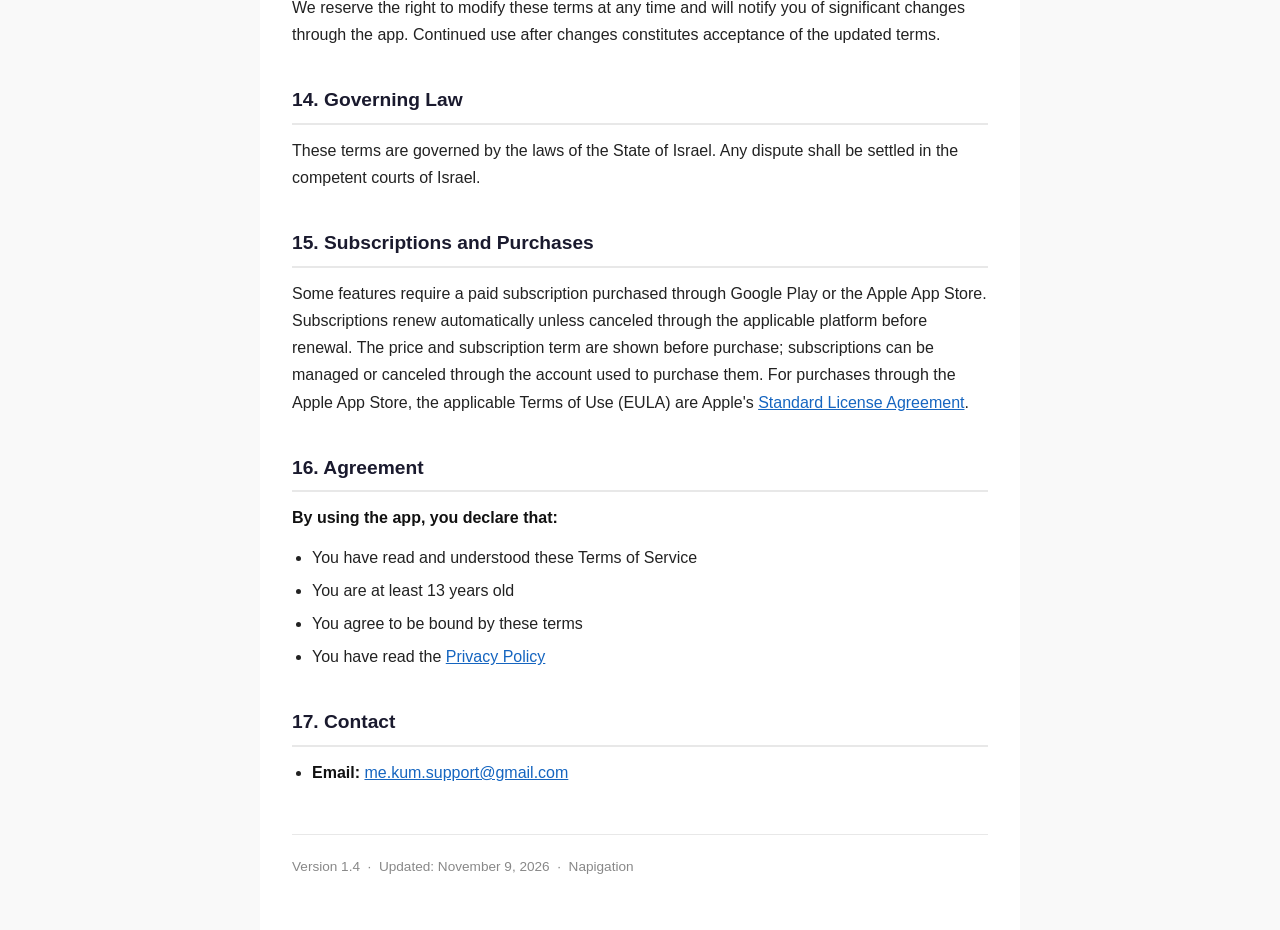
<file: terms.html>
<!DOCTYPE html>
<html lang="en" dir="ltr">
<head>
  <meta charset="UTF-8" />
  <meta name="viewport" content="width=device-width, initial-scale=1.0" />
  <title>Terms of Service - Napigation</title>
  <meta name="description" content="Napigation Terms of Service covering app usage, privacy, location access, subscriptions, responsibility, and third-party services." />
  <meta name="robots" content="index, follow, max-snippet:-1, max-image-preview:large" />
  <meta name="googlebot" content="index, follow, max-snippet:-1, max-image-preview:large" />
  <meta name="author" content="Me-Kum" />
  <meta name="theme-color" content="#1a1a2e" />
  <meta property="og:type" content="article" />
  <meta property="og:title" content="Terms of Service - Napigation" />
  <meta property="og:description" content="The official Napigation terms of service for app usage, privacy, location access, subscriptions, and third-party services." />
  <meta property="og:url" content="https://www.napigation.com/terms.html" />
  <meta property="og:site_name" content="Napigation" />
  <meta property="og:locale" content="en_US" />
  <meta property="og:locale:alternate" content="he_IL" />
  <meta name="twitter:card" content="summary" />
  <meta name="twitter:title" content="Terms of Service - Napigation" />
  <meta name="twitter:description" content="Napigation terms of service: app usage, privacy, location handling, subscriptions, responsibility, and third-party services." />
  <link rel="canonical" href="https://www.napigation.com/terms.html" />
  <link rel="alternate" hreflang="en" href="https://www.napigation.com/terms.html" />
  <link rel="alternate" hreflang="he" href="https://www.napigation.com/he/terms.html" />
  <link rel="alternate" hreflang="x-default" href="https://www.napigation.com/terms.html" />
  <script type="application/ld+json">
    {
      "@context": "https://schema.org",
      "@type": "WebPage",
      "name": "Napigation Terms of Service",
      "url": "https://www.napigation.com/terms.html",
      "inLanguage": "en",
      "isPartOf": {
        "@type": "WebSite",
        "name": "Napigation",
        "url": "https://www.napigation.com/"
      },
      "about": {
        "@type": "SoftwareApplication",
        "name": "Napigation"
      }
    }
  </script>
  <style>
    :root {
      --primary: #1a1a2e;
      --accent: #4361ee;
      --bg: #f9f9f9;
      --white: #ffffff;
    }
    * { box-sizing: border-box; margin: 0; padding: 0; }
    body {
      font-family: -apple-system, BlinkMacSystemFont, 'Segoe UI', Arial, sans-serif;
      background: var(--bg);
      color: #222;
      line-height: 1.7;
    }
    /* Language toggle */
    [lang="he"] .en-content { display: none; }
    [lang="en"] .he-content { display: none; }
    [lang="en"] { direction: ltr; }

    /* Navbar */
    .navbar {
      background: var(--primary);
      padding: 0 24px;
      display: flex;
      align-items: center;
      justify-content: space-between;
      height: 56px;
      position: sticky;
      top: 0;
      z-index: 100;
    }
    .navbar-logo {
      display: inline-flex;
      align-items: center;
      gap: 10px;
      color: #fff;
      font-weight: 700;
      font-size: 1.1rem;
      text-decoration: none;
    }
    .navbar-logo img {
      width: 28px;
      height: 28px;
      object-fit: contain;
      flex-shrink: 0;
    }
    .navbar-links { display: flex; gap: 20px; align-items: center; }
    .navbar-links a { color: rgba(255,255,255,0.8); text-decoration: none; font-size: 0.9rem; }
    .navbar-links a:hover { color: #fff; }
    .lang-toggle {
      background: rgba(255,255,255,0.15);
      border: 1px solid rgba(255,255,255,0.3);
      color: #fff;
      padding: 4px 12px;
      border-radius: 20px;
      cursor: pointer;
      font-size: 0.85rem;
      font-family: inherit;
    }
    .lang-toggle:hover { background: rgba(255,255,255,0.25); }

    .container {
      max-width: 760px;
      margin: 0 auto;
      background: var(--white);
      padding: 40px 32px;
      min-height: calc(100vh - 56px);
    }
    h1 { font-size: 1.8rem; margin-bottom: 6px; color: var(--primary); }
    .subtitle { color: #666; font-size: 0.9rem; margin-bottom: 36px; }
    h2 { font-size: 1.2rem; margin-top: 36px; margin-bottom: 12px; color: var(--primary); border-bottom: 2px solid #e8e8e8; padding-bottom: 6px; }
    h3 { font-size: 1rem; margin-top: 20px; margin-bottom: 8px; color: #333; }
    p { margin-bottom: 12px; }
    ul { padding-right: 20px; margin-bottom: 12px; }
    [lang="en"] ul { padding-right: 0; padding-left: 20px; }
    li { margin-bottom: 6px; }
    strong { color: #111; }
    .badge-yes { color: #2e7d32; }
    .badge-no  { color: #c62828; }
    footer { margin-top: 48px; padding-top: 20px; border-top: 1px solid #e8e8e8; font-size: 0.85rem; color: #888; }
    a { color: #1565c0; }
    @media (max-width: 600px) { .container { padding: 24px 16px; } }
  </style>
</head>
<body>

<nav class="navbar">
  <a class="navbar-logo" href="index.html"><img src="location-icon.png" alt="Napigation logo" width="28" height="28" />מי-קום / Napigation</a>
  <div class="navbar-links">
    <a href="index.html" class="he-content">בית</a>
    <a href="index.html" class="en-content">Home</a>
    <a href="privacy.html" class="he-content">פרטיות</a>
    <a href="privacy.html" class="en-content">Privacy</a>
    <a href="he/terms.html" hreflang="he" class="lang-toggle">עברית</a>
  </div>
</nav>

<div class="container">

  <!-- Hebrew -->
  <div class="he-content">
  <h1>תנאי שימוש</h1>
  <p class="subtitle">מי-קום (Napigation) &nbsp;·&nbsp; עדכון אחרון: 9 בנובמבר 2026</p>

  <h2>1. קבלת התנאים</h2>
  <p>ברוכים הבאים ל<strong>מי-קום</strong>. על ידי גישה לאפליקציה או שימוש בה, אתם מסכימים להיות מחויבים לתנאי שימוש אלו. אם אינכם מסכימים לתנאים אלה, אנא הימנעו משימוש באפליקציה.</p>

  <h2>2. הגדרות</h2>
  <ul>
    <li><strong>"האפליקציה"</strong> – אפליקציית מי-קום (Napigation) ל-iOS ול-Android</li>
    <li><strong>"אנחנו"/"שלנו"</strong> – מפתחי ומפעילי האפליקציה מי-קום</li>
    <li><strong>"אתם"/"שלכם"</strong> – המשתמש באפליקציה</li>
    <li><strong>"תוכן"</strong> – מיקומים, מסלולים, הגדרות ומידע שנשמר באפליקציה</li>
    <li><strong>"שירותים"</strong> – כל הפונקציות והשירותים שהאפליקציה מספקת</li>
  </ul>

  <h2>3. זכות שימוש</h2>
  <h3>3.1 רישיון</h3>
  <p>אנו מעניקים לכם רישיון אישי, לא בלעדי, בלתי ניתן להעברה ומוגבל לשימוש באפליקציה למטרות אישיות בלבד.</p>
  <h3>3.2 מגבלות</h3>
  <p>אתם <strong>אינכם רשאים:</strong></p>
  <ul>
    <li>להעתיק, לשנות או להפיץ את האפליקציה</li>
    <li>לבצע הנדסה לאחור (reverse engineering)</li>
    <li>להשתמש באפליקציה למטרות מסחריות ללא רישיון</li>
    <li>להתחזות למשתמש אחר</li>
    <li>להשתמש ברובוטים או כלים אוטומטיים</li>
    <li>לעקוף מנגנוני אבטחה</li>
  </ul>

  <h2>4. שימוש באפליקציה</h2>
  <ul>
    <li>השימוש הבסיסי באפליקציה אינו דורש חשבון. שימוש בחלופות מסלול ב-Autopilot דורש חשבון מחובר ומנוי Premium פעיל. מיקומים ומסלולים שמורים נשמרים במכשיר; בקשות Autopilot שולחות קואורדינטות מוצא ויעד לשרת לצורך חישוב, כמתואר במדיניות הפרטיות.</li>
    <li>עליכם להיות בני 13+ לפחות לשימוש באפליקציה.</li>
  </ul>

  <h2>5. פרטיות ואבטחת מידע</h2>
  <p>השימוש באפליקציה כפוף ל<a href="privacy.html">מדיניות הפרטיות</a> שלנו. אנא קראו אותה בעיון.</p>
  <ul>
    <li><strong>בעלות:</strong> אתם שומרים על הבעלות המלאה על המיקומים והמסלולים שלכם</li>
    <li><strong>גיבוי:</strong> אנו ממליצים לגבות את הנתונים מעת לעת (ייצוא נתונים)</li>
    <li><strong>מחיקה:</strong> אתם יכולים למחוק את כל הנתונים בכל עת דרך הגדרות האפליקציה</li>
  </ul>

  <h2>6. שימוש במיקום</h2>
  <h3>6.1 הרשאות מיקום</h3>
  <p>האפליקציה מעבדת GPS במכשיר לצורך התראות קרבה כשהתראה פעילה, עד 10 שעות או עד ההגעה. בקשות Autopilot שולחות קואורדינטות מוצא ויעד לשרת Supabase לצורך חישוב; הקוד אינו כותב אותן לטבלאות האפליקציה, אך שמירתן בלוגי תשתית האירוח לא אומתה. המעקב אחר התראות מופסק אוטומטית:</p>
  <ul>
    <li>עם הגעה ליעד</li>
    <li>לאחר 5 שעות מקסימום</li>
    <li>עם כיבוי ידני</li>
  </ul>
  <p>נתוני GPS למעקב התראות מעובדים במכשיר. לפרטי נתונים המועברים לספקי השירותים, ראו <a href="privacy.html">מדיניות הפרטיות</a>.</p>
  <h3>6.2 שימוש אחראי</h3>
  <ul>
    <li>אל תסתמכו על האפליקציה כאמצעי בטיחות יחיד</li>
    <li>ההתראות הן לנוחות בלבד ואינן מובטחות לעבוד תמיד</li>
    <li>אתם אחראים לציית לכל חוקי התעבורה והבטיחות</li>
  </ul>

  <h2>7. תוכן משתמשים</h2>
  <ul>
    <li>אתם אחראים לכל התוכן שאתם יוצרים (שמות מיקומים, תיאורים)</li>
    <li>התוכן שלכם לא יכול להפר חוקים או זכויות אחרים</li>
    <li>המיקומים והמסלולים האישיים שלכם פרטיים — לא ישותפו עם אחרים</li>
  </ul>

  <h2>8. שירותי צד שלישי</h2>
  <p>האפליקציה משתמשת בשירותי צד שלישי: Supabase, OpenStreetMap/LocationIQ, Amplitude, RevenueCat, Expo. השימוש בהם כפוף לתנאי השימוש שלהם. אנו לא אחראים לשירותים אלה.</p>

  <h2>9. זמינות השירות</h2>
  <p>האפליקציה מסופקת "כפי שהיא" (AS-IS). אנו לא מבטיחים זמינות ללא הפסקות ושומרים לעצמנו את הזכות לשנות תכונות.</p>

  <h2>10. הגבלת אחריות</h2>
  <p><strong>במידה המקסימלית המותרת בחוק:</strong></p>
  <ul>
    <li>אנו לא אחראים לנזקים ישירים, עקיפים או תוצאתיים</li>
    <li>אנו לא אחראים לאובדן נתונים או רווחים</li>
    <li>אנו לא אחראים לתאונות דרכים או נזקים פיזיים</li>
    <li>השימוש באפליקציה הוא על אחריותכם הבלעדית</li>
  </ul>

  <h2>11. שיפוי</h2>
  <p>אתם מסכימים לשפות ולפצות אותנו מכל תביעות, נזקים או הוצאות הנובעות משימושכם באפליקציה או הפרת תנאי שימוש אלה.</p>

  <h2>12. ביטול</h2>
  <p>תוכלו להפסיק את השימוש ולמחוק את הנתונים בכל עת דרך הגדרות האפליקציה. אנו שומרים לעצמנו את הזכות להגביל גישה במקרה של שימוש לרעה.</p>

  <h2>13. שינויים בתנאים</h2>
  <p>אנו שומרים לעצמנו את הזכות לשנות תנאים אלה בכל עת ונודיע על שינויים משמעותיים דרך האפליקציה. המשך שימוש לאחר שינויים מהווה הסכמה לתנאים המעודכנים.</p>

  <h2>14. סמכות שיפוט</h2>
  <p>תנאים אלה כפופים לחוקי מדינת ישראל. כל סכסוך יידון בבתי המשפט המוסמכים בישראל.</p>

  <h2>15. מנויים ורכישות</h2>
  <p>חלק מהתכונות דורשות מנוי בתשלום, הנרכש דרך Google Play או Apple App Store. מנויים מתחדשים אוטומטית אלא אם בוטלו דרך הפלטפורמה הרלוונטית לפני מועד החידוש. המחיר ומשך המנוי מוצגים לפני הרכישה, וניתן לנהל או לבטל את המנוי בחשבון שבו בוצעה הרכישה. עבור רכישות דרך Apple App Store, תנאי השימוש (EULA) הם <a href="https://www.apple.com/legal/internet-services/itunes/dev/stdeula/">הסכם הרישיון הסטנדרטי של Apple</a>.</p>

  <h2>16. יצירת קשר</h2>
  <ul>
    <li><strong>אימייל:</strong> <a href="mailto:me.kum.support@gmail.com">me.kum.support@gmail.com</a></li>
  </ul>

  <h2>17. הסכמה</h2>
  <p><strong>על ידי שימוש באפליקציה, אתם מצהירים כי:</strong></p>
  <ul>
    <li>קראתם והבנתם תנאי שימוש אלה</li>
    <li>אתם בני 13+ לפחות</li>
    <li>אתם מסכימים להיות כבולים לתנאים אלה</li>
    <li>קראתם את <a href="privacy.html">מדיניות הפרטיות</a></li>
  </ul>

  <footer>
    <p>גרסה 1.4 &nbsp;·&nbsp; עודכן: 9 בנובמבר 2026 &nbsp;·&nbsp; מי-קום (Napigation)</p>
  </footer>
  </div><!-- end he-content -->

  <!-- English -->
  <div class="en-content">
  <h1>Terms of Service</h1>
  <p class="subtitle">Napigation &nbsp;·&nbsp; Last updated: November 9, 2026</p>

  <h2>1. Acceptance of Terms</h2>
  <p>Welcome to <strong>Napigation</strong>. By accessing or using the app, you agree to be bound by these Terms of Service. If you do not agree to these terms, please do not use the app.</p>

  <h2>2. Definitions</h2>
  <ul>
    <li><strong>"The App"</strong> – The Napigation application for iOS and Android</li>
    <li><strong>"We" / "Our"</strong> – The developers and operators of Napigation</li>
    <li><strong>"You" / "Your"</strong> – The user of the app</li>
    <li><strong>"Content"</strong> – Locations, routes, settings, and information saved in the app</li>
    <li><strong>"Services"</strong> – All features and services provided by the app</li>
  </ul>

  <h2>3. License to Use</h2>
  <h3>3.1 License</h3>
  <p>We grant you a personal, non-exclusive, non-transferable, limited license to use the app for personal purposes only.</p>
  <h3>3.2 Restrictions</h3>
  <p>You <strong>may not:</strong></p>
  <ul>
    <li>Copy, modify, or distribute the app</li>
    <li>Reverse engineer the app</li>
    <li>Use the app for commercial purposes without a license</li>
    <li>Impersonate another user</li>
    <li>Use bots or automated tools</li>
    <li>Bypass security mechanisms</li>
  </ul>

  <h2>4. Use of the App</h2>
  <ul>
    <li>Basic app use does not require an account. Autopilot route options require a signed-in account and an active Premium subscription. Saved locations and routes are stored on your device; Autopilot requests send origin and destination coordinates to our server for calculation, as described in the <a href="privacy.html">Privacy Policy</a>.</li>
    <li>You must be at least 13 years old to use the app.</li>
  </ul>

  <h2>5. Privacy and Data Security</h2>
  <p>Use of the app is subject to our <a href="privacy.html">Privacy Policy</a>. Please read it carefully.</p>
  <ul>
    <li><strong>Ownership:</strong> You retain full ownership of your saved locations and routes</li>
    <li><strong>Backup:</strong> We recommend backing up your data periodically (data export)</li>
    <li><strong>Deletion:</strong> You can delete all your data at any time through the app settings</li>
  </ul>

  <h2>6. Location Use</h2>
  <h3>6.1 Location Permissions</h3>
  <p>The app processes GPS on your device for proximity alerts when an alarm is active, for up to 10 hours or until arrival. Autopilot requests send origin and destination coordinates to our Supabase server for calculation; the code does not write them to app tables, but retention in hosting infrastructure logs has not been verified. Technical alarm-session records may include an opaque route reference and route progress, as described in the Privacy Policy. Address searches may send a rounded approximate region to a geocoding provider; reverse geocoding sends the exact coordinates of a map point you select to LocationIQ to return an address. Details: <a href="privacy.html">Privacy Policy</a>.</p>
  <ul>
    <li>Upon arrival at the destination</li>
    <li>After a maximum of 10 hours</li>
    <li>Upon manual deactivation</li>
  </ul>
  <h3>6.2 Responsible Use</h3>
  <ul>
    <li>Do not rely on the app as your sole safety measure</li>
    <li>Alerts are for convenience only and are not guaranteed to always work</li>
    <li>You are responsible for complying with all traffic and safety laws</li>
  </ul>

  <h2>7. User Content</h2>
  <ul>
    <li>You are responsible for all content you create (location names, descriptions)</li>
    <li>Your content must not violate any laws or rights of others</li>
    <li>Your personal locations and routes are private — they will not be shared with others</li>
  </ul>

  <h2>8. Third-Party Services</h2>
  <p>The app uses third-party services including Supabase, OpenStreetMap/LocationIQ, Google Maps, Amplitude, Sentry, RevenueCat, Apple App Store, Google Play, and Expo. Their handling of data is described in our <a href="privacy.html">Privacy Policy</a> and their own terms.</p>

  <h2>9. Service Availability</h2>
  <p>The app is provided "as is" (AS-IS). We do not guarantee uninterrupted availability and reserve the right to modify features.</p>

  <h2>10. Limitation of Liability</h2>
  <p><strong>To the maximum extent permitted by law:</strong></p>
  <ul>
    <li>We are not liable for direct, indirect, or consequential damages</li>
    <li>We are not liable for loss of data or profits</li>
    <li>We are not liable for traffic accidents or physical harm</li>
    <li>Use of the app is at your sole risk</li>
  </ul>

  <h2>11. Indemnification</h2>
  <p>You agree to indemnify and hold us harmless from any claims, damages, or expenses arising from your use of the app or breach of these terms.</p>

  <h2>12. Termination</h2>
  <p>You may stop using the app and delete your data at any time through the app settings. We reserve the right to restrict access in cases of misuse.</p>

  <h2>13. Changes to Terms</h2>
  <p>We reserve the right to modify these terms at any time and will notify you of significant changes through the app. Continued use after changes constitutes acceptance of the updated terms.</p>

  <h2>14. Governing Law</h2>
  <p>These terms are governed by the laws of the State of Israel. Any dispute shall be settled in the competent courts of Israel.</p>

  <h2>15. Subscriptions and Purchases</h2>
  <p>Some features require a paid subscription purchased through Google Play or the Apple App Store. Subscriptions renew automatically unless canceled through the applicable platform before renewal. The price and subscription term are shown before purchase; subscriptions can be managed or canceled through the account used to purchase them. For purchases through the Apple App Store, the applicable Terms of Use (EULA) are Apple's <a href="https://www.apple.com/legal/internet-services/itunes/dev/stdeula/">Standard License Agreement</a>.</p>

  <h2>16. Agreement</h2>
  <p><strong>By using the app, you declare that:</strong></p>
  <ul>
    <li>You have read and understood these Terms of Service</li>
    <li>You are at least 13 years old</li>
    <li>You agree to be bound by these terms</li>
    <li>You have read the <a href="privacy.html">Privacy Policy</a></li>
  </ul>

  <h2>17. Contact</h2>
  <ul>
    <li><strong>Email:</strong> <a href="mailto:me.kum.support@gmail.com">me.kum.support@gmail.com</a></li>
  </ul>

  <footer>
    <p>Version 1.4 &nbsp;·&nbsp; Updated: November 9, 2026 &nbsp;·&nbsp; Napigation</p>
  </footer>
  </div><!-- end en-content -->

</div>

</body>
</html>
</file>
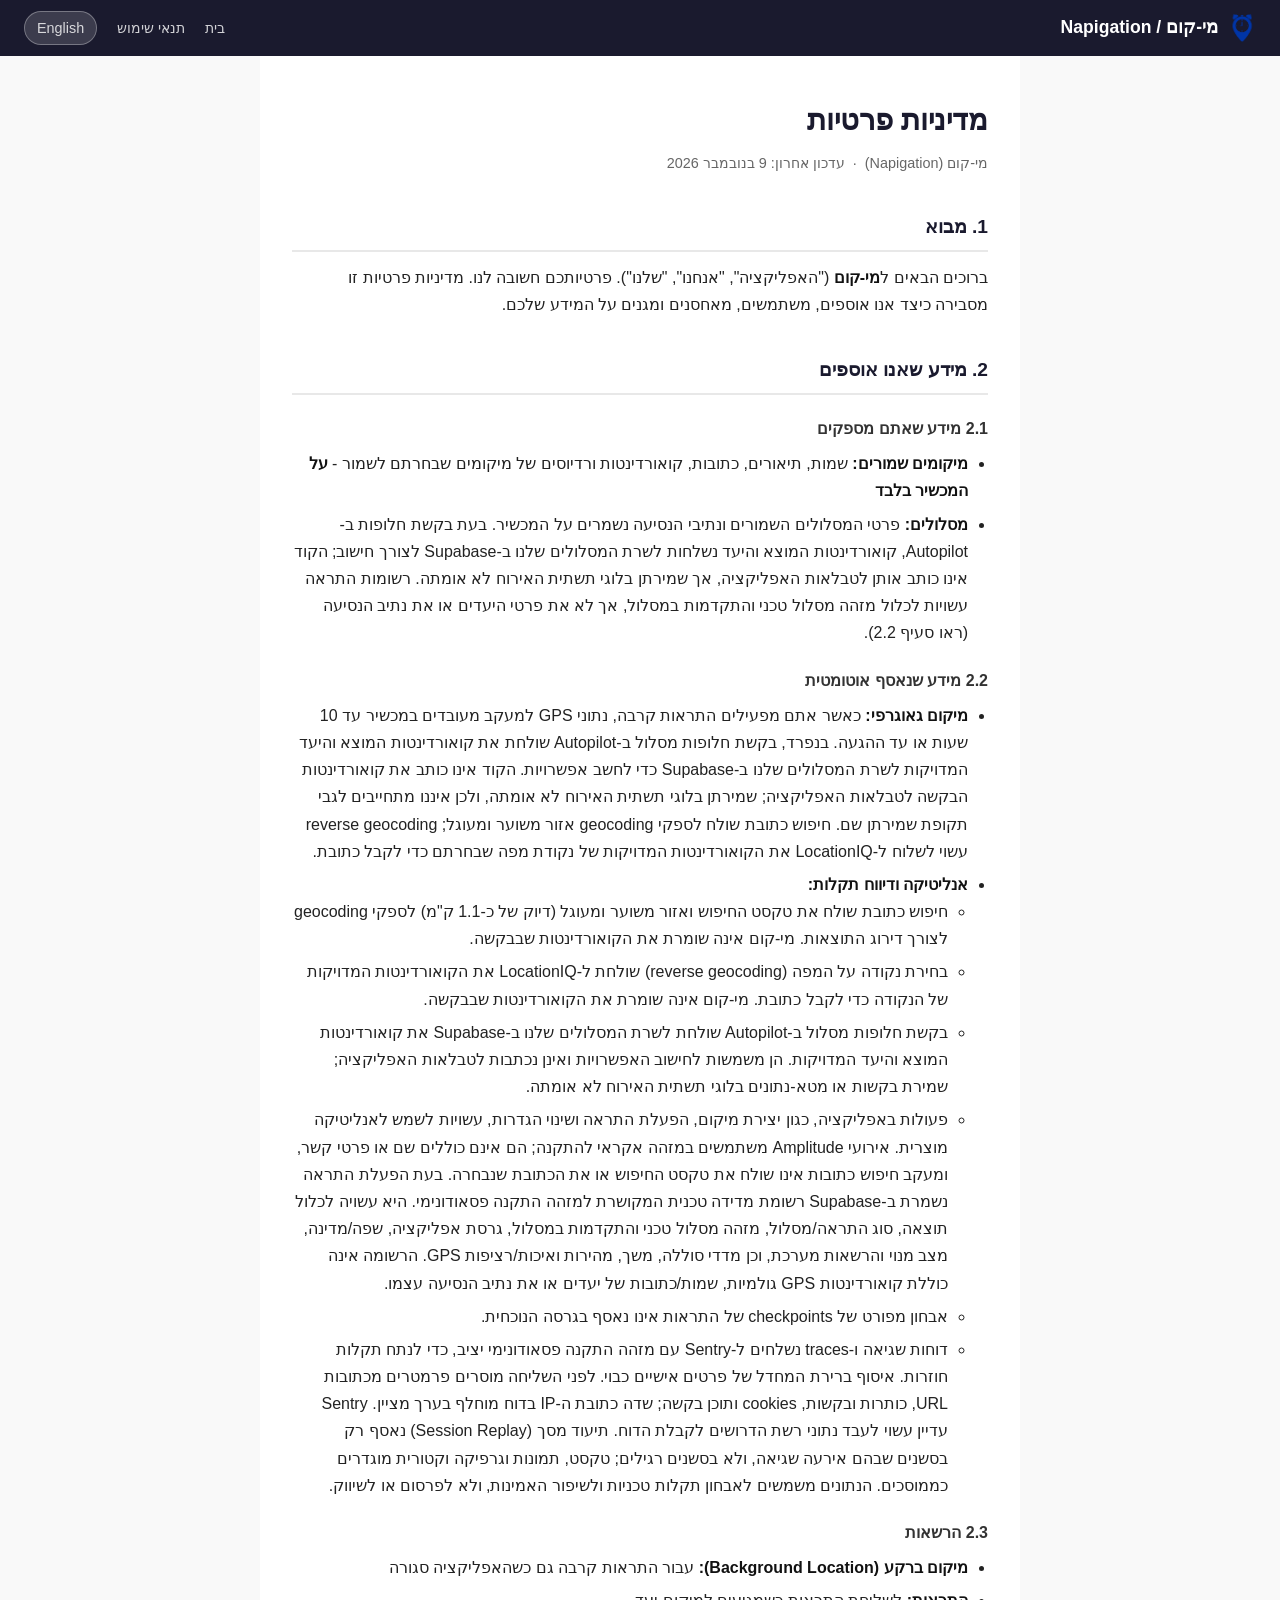
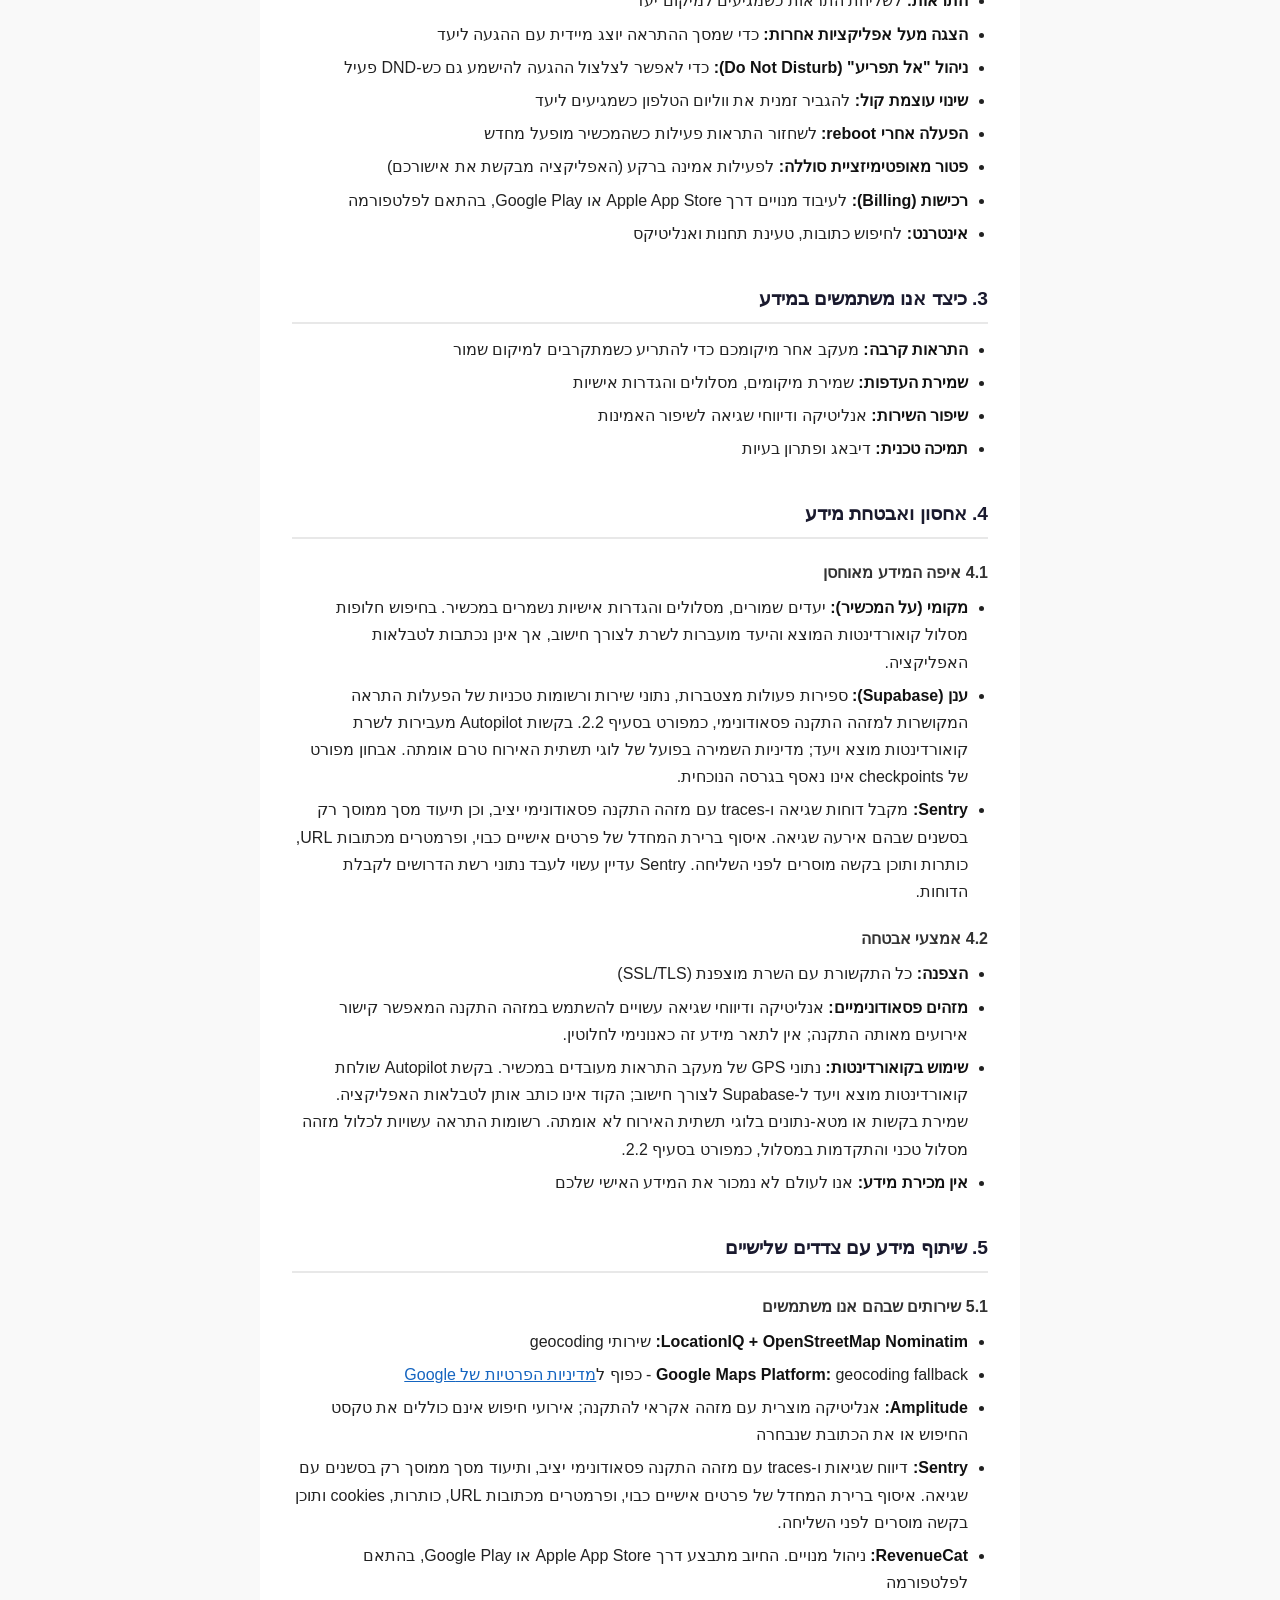
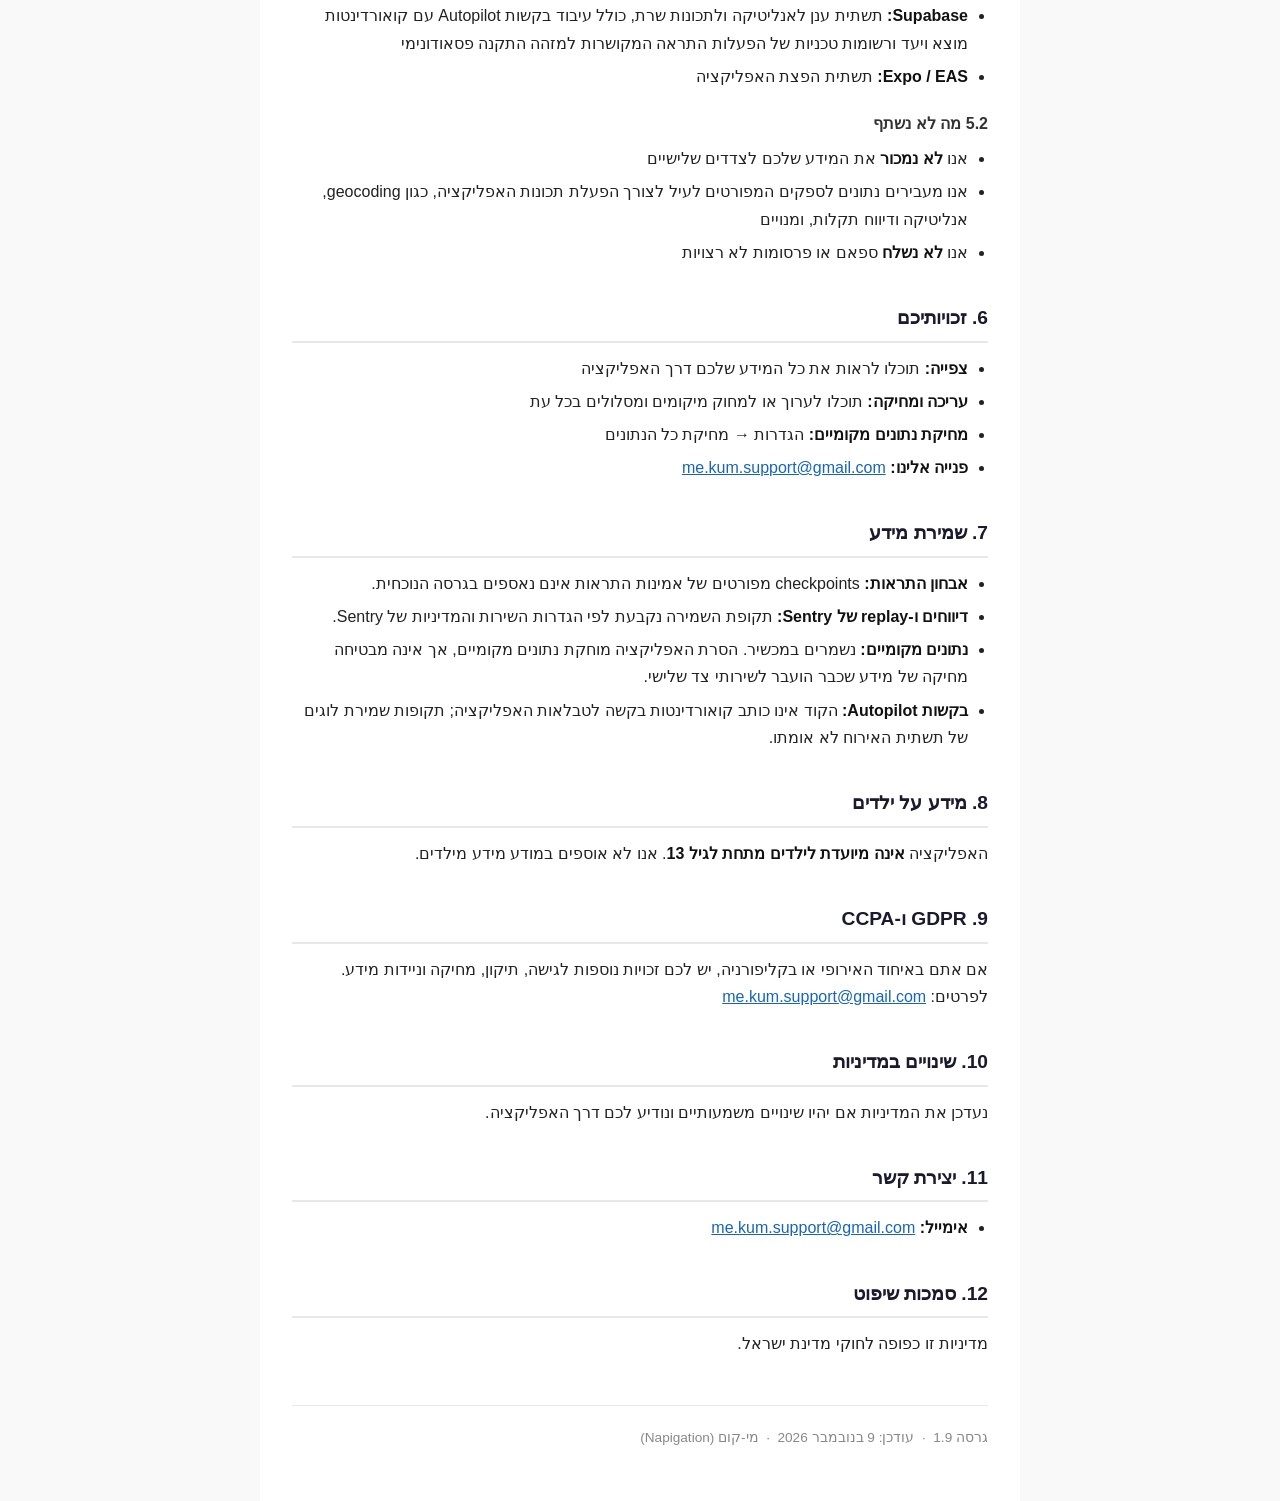
<file: he/privacy.html>
<!DOCTYPE html>
<html lang="he" dir="rtl">
<head>
  <meta charset="UTF-8" />
  <meta name="viewport" content="width=device-width, initial-scale=1.0" />
  <title>מדיניות פרטיות - מי-קום</title>
  <meta name="description" content="מדיניות הפרטיות של אפליקציית מי-קום: כיצד אנו אוספים, משתמשים ומגנים על המידע שלכם, כולל מיקום, אנליטיקה, אחסון מקומי ושירותי צד שלישי." />
  <meta name="robots" content="index, follow, max-snippet:-1, max-image-preview:large" />
  <meta name="googlebot" content="index, follow, max-snippet:-1, max-image-preview:large" />
  <meta name="author" content="Me-Kum" />
  <meta name="theme-color" content="#1a1a2e" />
  <meta property="og:type" content="article" />
  <meta property="og:title" content="מדיניות פרטיות - מי-קום" />
  <meta property="og:description" content="עמוד מדיניות הפרטיות הרשמי של Napigation עם פירוט על מיקום, אנליטיקה, אחסון מקומי ושירותי צד שלישי." />
  <meta property="og:url" content="https://www.napigation.com/he/privacy.html" />
  <meta property="og:site_name" content="Napigation" />
  <meta property="og:locale" content="he_IL" />
  <meta property="og:locale:alternate" content="en_US" />
  <meta name="twitter:card" content="summary" />
  <meta name="twitter:title" content="מדיניות פרטיות - מי-קום | Napigation" />
  <meta name="twitter:description" content="מדיניות הפרטיות הרשמית של Napigation: אילו נתונים נאספים, מה נשמר מקומית ומה מועבר לשירותי השרת." />
  <link rel="canonical" href="https://www.napigation.com/he/privacy.html" />
  <link rel="alternate" hreflang="en" href="https://www.napigation.com/privacy.html" />
  <link rel="alternate" hreflang="he" href="https://www.napigation.com/he/privacy.html" />
  <link rel="alternate" hreflang="x-default" href="https://www.napigation.com/privacy.html" />
  <script type="application/ld+json">
    {
      "@context": "https://schema.org",
      "@type": "WebPage",
      "name": "Napigation Privacy Policy",
      "url": "https://www.napigation.com/he/privacy.html",
      "inLanguage": "he",
      "isPartOf": {
        "@type": "WebSite",
        "name": "Napigation",
        "url": "https://www.napigation.com/"
      },
      "about": {
        "@type": "SoftwareApplication",
        "name": "Napigation"
      }
    }
  </script>
  <style>
    :root {
      --primary: #1a1a2e;
      --accent: #4361ee;
      --bg: #f9f9f9;
      --white: #ffffff;
    }
    * { box-sizing: border-box; margin: 0; padding: 0; }
    body {
      font-family: -apple-system, BlinkMacSystemFont, 'Segoe UI', Arial, sans-serif;
      background: var(--bg);
      color: #222;
      line-height: 1.7;
    }
    .navbar {
      background: var(--primary);
      padding: 0 24px;
      display: flex;
      align-items: center;
      justify-content: space-between;
      height: 56px;
      position: sticky;
      top: 0;
      z-index: 100;
    }
    .navbar-logo {
      display: inline-flex;
      align-items: center;
      gap: 10px;
      color: #fff;
      font-weight: 700;
      font-size: 1.1rem;
      text-decoration: none;
    }
    .navbar-logo img {
      width: 28px;
      height: 28px;
      object-fit: contain;
      flex-shrink: 0;
    }
    .navbar-links {
      display: flex;
      gap: 20px;
      align-items: center;
    }
    .navbar-links a {
      color: rgba(255,255,255,0.8);
      text-decoration: none;
      font-size: 0.9rem;
    }
    .navbar-links a:hover { color: #fff; }
    .lang-link {
      background: rgba(255,255,255,0.15);
      border: 1px solid rgba(255,255,255,0.3);
      color: #fff;
      padding: 4px 12px;
      border-radius: 20px;
    }
    .container {
      max-width: 760px;
      margin: 0 auto;
      background: var(--white);
      padding: 40px 32px;
      min-height: calc(100vh - 56px);
    }
    h1 { font-size: 1.8rem; margin-bottom: 6px; color: var(--primary); }
    .subtitle { color: #666; font-size: 0.9rem; margin-bottom: 36px; }
    h2 {
      font-size: 1.2rem;
      margin-top: 36px;
      margin-bottom: 12px;
      color: var(--primary);
      border-bottom: 2px solid #e8e8e8;
      padding-bottom: 6px;
    }
    h3 { font-size: 1rem; margin-top: 20px; margin-bottom: 8px; color: #333; }
    p { margin-bottom: 12px; }
    ul { padding-right: 20px; margin-bottom: 12px; }
    li { margin-bottom: 6px; }
    strong { color: #111; }
    .badge-yes { color: #2e7d32; }
    .badge-no { color: #c62828; }
    footer { margin-top: 48px; padding-top: 20px; border-top: 1px solid #e8e8e8; font-size: 0.85rem; color: #888; }
    a { color: #1565c0; }
    @media (max-width: 600px) {
      .container { padding: 24px 16px; }
      .navbar { padding: 0 16px; }
      .navbar-links { gap: 14px; }
    }
  </style>
</head>
<body>

<nav class="navbar">
  <a class="navbar-logo" href="index.html"><img src="../location-icon.png" alt="Napigation logo" width="28" height="28" />מי-קום / Napigation</a>
  <div class="navbar-links">
    <a href="index.html">בית</a>
    <a href="terms.html">תנאי שימוש</a>
    <a href="../privacy.html" hreflang="en" class="lang-link">English</a>
  </div>
</nav>

<div class="container">
  <h1>מדיניות פרטיות</h1>
  <p class="subtitle">מי-קום (Napigation) &nbsp;·&nbsp; עדכון אחרון: 9 בנובמבר 2026</p>

  <h2>1. מבוא</h2>
  <p>ברוכים הבאים ל<strong>מי-קום</strong> ("האפליקציה", "אנחנו", "שלנו"). פרטיותכם חשובה לנו. מדיניות פרטיות זו מסבירה כיצד אנו אוספים, משתמשים, מאחסנים ומגנים על המידע שלכם.</p>

  <h2>2. מידע שאנו אוספים</h2>

  <h3>2.1 מידע שאתם מספקים</h3>
  <ul>
    <li><strong>מיקומים שמורים:</strong> שמות, תיאורים, כתובות, קואורדינטות ורדיוסים של מיקומים שבחרתם לשמור - <strong>על המכשיר בלבד</strong></li>
    <li><strong>מסלולים:</strong> פרטי המסלולים השמורים ונתיבי הנסיעה נשמרים על המכשיר. בעת בקשת חלופות ב-Autopilot, קואורדינטות המוצא והיעד נשלחות לשרת המסלולים שלנו ב-Supabase לצורך חישוב; הקוד אינו כותב אותן לטבלאות האפליקציה, אך שמירתן בלוגי תשתית האירוח לא אומתה. רשומות התראה עשויות לכלול מזהה מסלול טכני והתקדמות במסלול, אך לא את פרטי היעדים או את נתיב הנסיעה (ראו סעיף 2.2).</li>
  </ul>

  <h3>2.2 מידע שנאסף אוטומטית</h3>
  <ul>
    <li><strong>מיקום גאוגרפי:</strong> כאשר אתם מפעילים התראות קרבה, נתוני GPS למעקב מעובדים במכשיר עד 10 שעות או עד ההגעה. בנפרד, בקשת חלופות מסלול ב-Autopilot שולחת את קואורדינטות המוצא והיעד המדויקות לשרת המסלולים שלנו ב-Supabase כדי לחשב אפשרויות. הקוד אינו כותב את קואורדינטות הבקשה לטבלאות האפליקציה; שמירתן בלוגי תשתית האירוח לא אומתה, ולכן איננו מתחייבים לגבי תקופת שמירתן שם. חיפוש כתובת שולח לספקי geocoding אזור משוער ומעוגל; reverse geocoding עשוי לשלוח ל-LocationIQ את הקואורדינטות המדויקות של נקודת מפה שבחרתם כדי לקבל כתובת.</li>
    <li><strong>אנליטיקה ודיווח תקלות:</strong>
      <ul>
        <li>חיפוש כתובת שולח את טקסט החיפוש ואזור משוער ומעוגל (דיוק של כ-1.1 ק"מ) לספקי geocoding לצורך דירוג התוצאות. מי-קום אינה שומרת את הקואורדינטות שבבקשה.</li>
        <li>בחירת נקודה על המפה (reverse geocoding) שולחת ל-LocationIQ את הקואורדינטות המדויקות של הנקודה כדי לקבל כתובת. מי-קום אינה שומרת את הקואורדינטות שבבקשה.</li>
        <li>בקשת חלופות מסלול ב-Autopilot שולחת לשרת המסלולים שלנו ב-Supabase את קואורדינטות המוצא והיעד המדויקות. הן משמשות לחישוב האפשרויות ואינן נכתבות לטבלאות האפליקציה; שמירת בקשות או מטא-נתונים בלוגי תשתית האירוח לא אומתה.</li>
        <li>פעולות באפליקציה, כגון יצירת מיקום, הפעלת התראה ושינוי הגדרות, עשויות לשמש לאנליטיקה מוצרית. אירועי Amplitude משתמשים במזהה אקראי להתקנה; הם אינם כוללים שם או פרטי קשר, ומעקב חיפוש כתובות אינו שולח את טקסט החיפוש או את הכתובת שנבחרה. בעת הפעלת התראה נשמרת ב-Supabase רשומת מדידה טכנית המקושרת למזהה התקנה פסאודונימי. היא עשויה לכלול תוצאה, סוג התראה/מסלול, מזהה מסלול טכני והתקדמות במסלול, גרסת אפליקציה, שפה/מדינה, מצב מנוי והרשאות מערכת, וכן מדדי סוללה, משך, מהירות ואיכות/רציפות GPS. הרשומה אינה כוללת קואורדינטות GPS גולמיות, שמות/כתובות של יעדים או את נתיב הנסיעה עצמו.</li>
        <li>אבחון מפורט של checkpoints של התראות אינו נאסף בגרסה הנוכחית.</li>
        <li>דוחות שגיאה ו-traces נשלחים ל-Sentry עם מזהה התקנה פסאודונימי יציב, כדי לנתח תקלות חוזרות. איסוף ברירת המחדל של פרטים אישיים כבוי. לפני השליחה מוסרים פרמטרים מכתובות URL, כותרות ובקשות, cookies ותוכן בקשה; שדה כתובת ה-IP בדוח מוחלף בערך מציין. Sentry עדיין עשוי לעבד נתוני רשת הדרושים לקבלת הדוח. תיעוד מסך (Session Replay) נאסף רק בסשנים שבהם אירעה שגיאה, ולא בסשנים רגילים; טקסט, תמונות וגרפיקה וקטורית מוגדרים כממוסכים. הנתונים משמשים לאבחון תקלות טכניות ולשיפור האמינות, ולא לפרסום או לשיווק.</li>
      </ul>
    </li>
  </ul>

  <h3>2.3 הרשאות</h3>
  <ul>
    <li><strong>מיקום ברקע (Background Location):</strong> עבור התראות קרבה גם כשהאפליקציה סגורה</li>
    <li><strong>התראות:</strong> לשליחת התראות כשמגיעים למיקום יעד</li>
    <li><strong>הצגה מעל אפליקציות אחרות:</strong> כדי שמסך ההתראה יוצג מיידית עם ההגעה ליעד</li>
    <li><strong>ניהול "אל תפריע" (Do Not Disturb):</strong> כדי לאפשר לצלצול ההגעה להישמע גם כש-DND פעיל</li>
    <li><strong>שינוי עוצמת קול:</strong> להגביר זמנית את ווליום הטלפון כשמגיעים ליעד</li>
    <li><strong>הפעלה אחרי reboot:</strong> לשחזור התראות פעילות כשהמכשיר מופעל מחדש</li>
    <li><strong>פטור מאופטימיזציית סוללה:</strong> לפעילות אמינה ברקע (האפליקציה מבקשת את אישורכם)</li>
    <li><strong>רכישות (Billing):</strong> לעיבוד מנויים דרך Apple App Store או Google Play, בהתאם לפלטפורמה</li>
    <li><strong>אינטרנט:</strong> לחיפוש כתובות, טעינת תחנות ואנליטיקס</li>
  </ul>

  <h2>3. כיצד אנו משתמשים במידע</h2>
  <ul>
    <li><strong>התראות קרבה:</strong> מעקב אחר מיקומכם כדי להתריע כשמתקרבים למיקום שמור</li>
    <li><strong>שמירת העדפות:</strong> שמירת מיקומים, מסלולים והגדרות אישיות</li>
    <li><strong>שיפור השירות:</strong> אנליטיקה ודיווחי שגיאה לשיפור האמינות</li>
    <li><strong>תמיכה טכנית:</strong> דיבאג ופתרון בעיות</li>
  </ul>

  <h2>4. אחסון ואבטחת מידע</h2>

  <h3>4.1 איפה המידע מאוחסן</h3>
  <ul>
    <li><strong>מקומי (על המכשיר):</strong> יעדים שמורים, מסלולים והגדרות אישיות נשמרים במכשיר. בחיפוש חלופות מסלול קואורדינטות המוצא והיעד מועברות לשרת לצורך חישוב, אך אינן נכתבות לטבלאות האפליקציה.</li>
    <li><strong>ענן (Supabase):</strong> ספירות פעולות מצטברות, נתוני שירות ורשומות טכניות של הפעלות התראה המקושרות למזהה התקנה פסאודונימי, כמפורט בסעיף 2.2. בקשות Autopilot מעבירות לשרת קואורדינטות מוצא ויעד; מדיניות השמירה בפועל של לוגי תשתית האירוח טרם אומתה. אבחון מפורט של checkpoints אינו נאסף בגרסה הנוכחית.</li>
    <li><strong>Sentry:</strong> מקבל דוחות שגיאה ו-traces עם מזהה התקנה פסאודונימי יציב, וכן תיעוד מסך ממוסך רק בסשנים שבהם אירעה שגיאה. איסוף ברירת המחדל של פרטים אישיים כבוי, ופרמטרים מכתובות URL, כותרות ותוכן בקשה מוסרים לפני השליחה. Sentry עדיין עשוי לעבד נתוני רשת הדרושים לקבלת הדוחות.</li>
  </ul>

  <h3>4.2 אמצעי אבטחה</h3>
  <ul>
    <li><strong>הצפנה:</strong> כל התקשורת עם השרת מוצפנת (SSL/TLS)</li>
    <li><strong>מזהים פסאודונימיים:</strong> אנליטיקה ודיווחי שגיאה עשויים להשתמש במזהה התקנה המאפשר קישור אירועים מאותה התקנה; אין לתאר מידע זה כאנונימי לחלוטין.</li>
    <li><strong>שימוש בקואורדינטות:</strong> נתוני GPS של מעקב התראות מעובדים במכשיר. בקשת Autopilot שולחת קואורדינטות מוצא ויעד ל-Supabase לצורך חישוב; הקוד אינו כותב אותן לטבלאות האפליקציה. שמירת בקשות או מטא-נתונים בלוגי תשתית האירוח לא אומתה. רשומות התראה עשויות לכלול מזהה מסלול טכני והתקדמות במסלול, כמפורט בסעיף 2.2.</li>
    <li><strong>אין מכירת מידע:</strong> אנו לעולם לא נמכור את המידע האישי שלכם</li>
  </ul>

  <h2>5. שיתוף מידע עם צדדים שלישיים</h2>

  <h3>5.1 שירותים שבהם אנו משתמשים</h3>
  <ul>
    <li><strong>LocationIQ + OpenStreetMap Nominatim:</strong> שירותי geocoding</li>
    <li><strong>Google Maps Platform:</strong> geocoding fallback - כפוף ל<a href="https://policies.google.com/privacy">מדיניות הפרטיות של Google</a></li>
    <li><strong>Amplitude:</strong> אנליטיקה מוצרית עם מזהה אקראי להתקנה; אירועי חיפוש אינם כוללים את טקסט החיפוש או את הכתובת שנבחרה</li>
    <li><strong>Sentry:</strong> דיווח שגיאות ו-traces עם מזהה התקנה פסאודונימי יציב, ותיעוד מסך ממוסך רק בסשנים עם שגיאה. איסוף ברירת המחדל של פרטים אישיים כבוי, ופרמטרים מכתובות URL, כותרות, cookies ותוכן בקשה מוסרים לפני השליחה.</li>
    <li><strong>RevenueCat:</strong> ניהול מנויים. החיוב מתבצע דרך Apple App Store או Google Play, בהתאם לפלטפורמה</li>
    <li><strong>Supabase:</strong> תשתית ענן לאנליטיקה ולתכונות שרת, כולל עיבוד בקשות Autopilot עם קואורדינטות מוצא ויעד ורשומות טכניות של הפעלות התראה המקושרות למזהה התקנה פסאודונימי</li>
    <li><strong>Expo / EAS:</strong> תשתית הפצת האפליקציה</li>
  </ul>

  <h3>5.2 מה לא נשתף</h3>
  <ul>
    <li>אנו <strong>לא נמכור</strong> את המידע שלכם לצדדים שלישיים</li>
    <li>אנו מעבירים נתונים לספקים המפורטים לעיל לצורך הפעלת תכונות האפליקציה, כגון geocoding, אנליטיקה ודיווח תקלות, ומנויים</li>
    <li>אנו <strong>לא נשלח</strong> ספאם או פרסומות לא רצויות</li>
  </ul>

  <h2>6. זכויותיכם</h2>
  <ul>
    <li><strong>צפייה:</strong> תוכלו לראות את כל המידע שלכם דרך האפליקציה</li>
    <li><strong>עריכה ומחיקה:</strong> תוכלו לערוך או למחוק מיקומים ומסלולים בכל עת</li>
    <li><strong>מחיקת נתונים מקומיים:</strong> הגדרות → מחיקת כל הנתונים</li>
    <li><strong>פנייה אלינו:</strong> <a href="mailto:me.kum.support@gmail.com">me.kum.support@gmail.com</a></li>
  </ul>

  <h2>7. שמירת מידע</h2>
  <ul>
    <li><strong>אבחון התראות:</strong> checkpoints מפורטים של אמינות התראות אינם נאספים בגרסה הנוכחית.</li>
    <li><strong>דיווחים ו-replay של Sentry:</strong> תקופת השמירה נקבעת לפי הגדרות השירות והמדיניות של Sentry.</li>
    <li><strong>נתונים מקומיים:</strong> נשמרים במכשיר. הסרת האפליקציה מוחקת נתונים מקומיים, אך אינה מבטיחה מחיקה של מידע שכבר הועבר לשירותי צד שלישי.</li>
    <li><strong>בקשות Autopilot:</strong> הקוד אינו כותב קואורדינטות בקשה לטבלאות האפליקציה; תקופות שמירת לוגים של תשתית האירוח לא אומתו.</li>
  </ul>

  <h2>8. מידע על ילדים</h2>
  <p>האפליקציה <strong>אינה מיועדת לילדים מתחת לגיל 13</strong>. אנו לא אוספים במודע מידע מילדים.</p>

  <h2>9. GDPR ו-CCPA</h2>
  <p>אם אתם באיחוד האירופי או בקליפורניה, יש לכם זכויות נוספות לגישה, תיקון, מחיקה וניידות מידע. לפרטים: <a href="mailto:me.kum.support@gmail.com">me.kum.support@gmail.com</a></p>

  <h2>10. שינויים במדיניות</h2>
  <p>נעדכן את המדיניות אם יהיו שינויים משמעותיים ונודיע לכם דרך האפליקציה.</p>

  <h2>11. יצירת קשר</h2>
  <ul>
    <li><strong>אימייל:</strong> <a href="mailto:me.kum.support@gmail.com">me.kum.support@gmail.com</a></li>
  </ul>

  <h2>12. סמכות שיפוט</h2>
  <p>מדיניות זו כפופה לחוקי מדינת ישראל.</p>

  <footer>
    <p>גרסה 1.9 &nbsp;·&nbsp; עודכן: 9 בנובמבר 2026 &nbsp;·&nbsp; מי-קום (Napigation)</p>
  </footer>
</div>

</body>
</html>
</file>
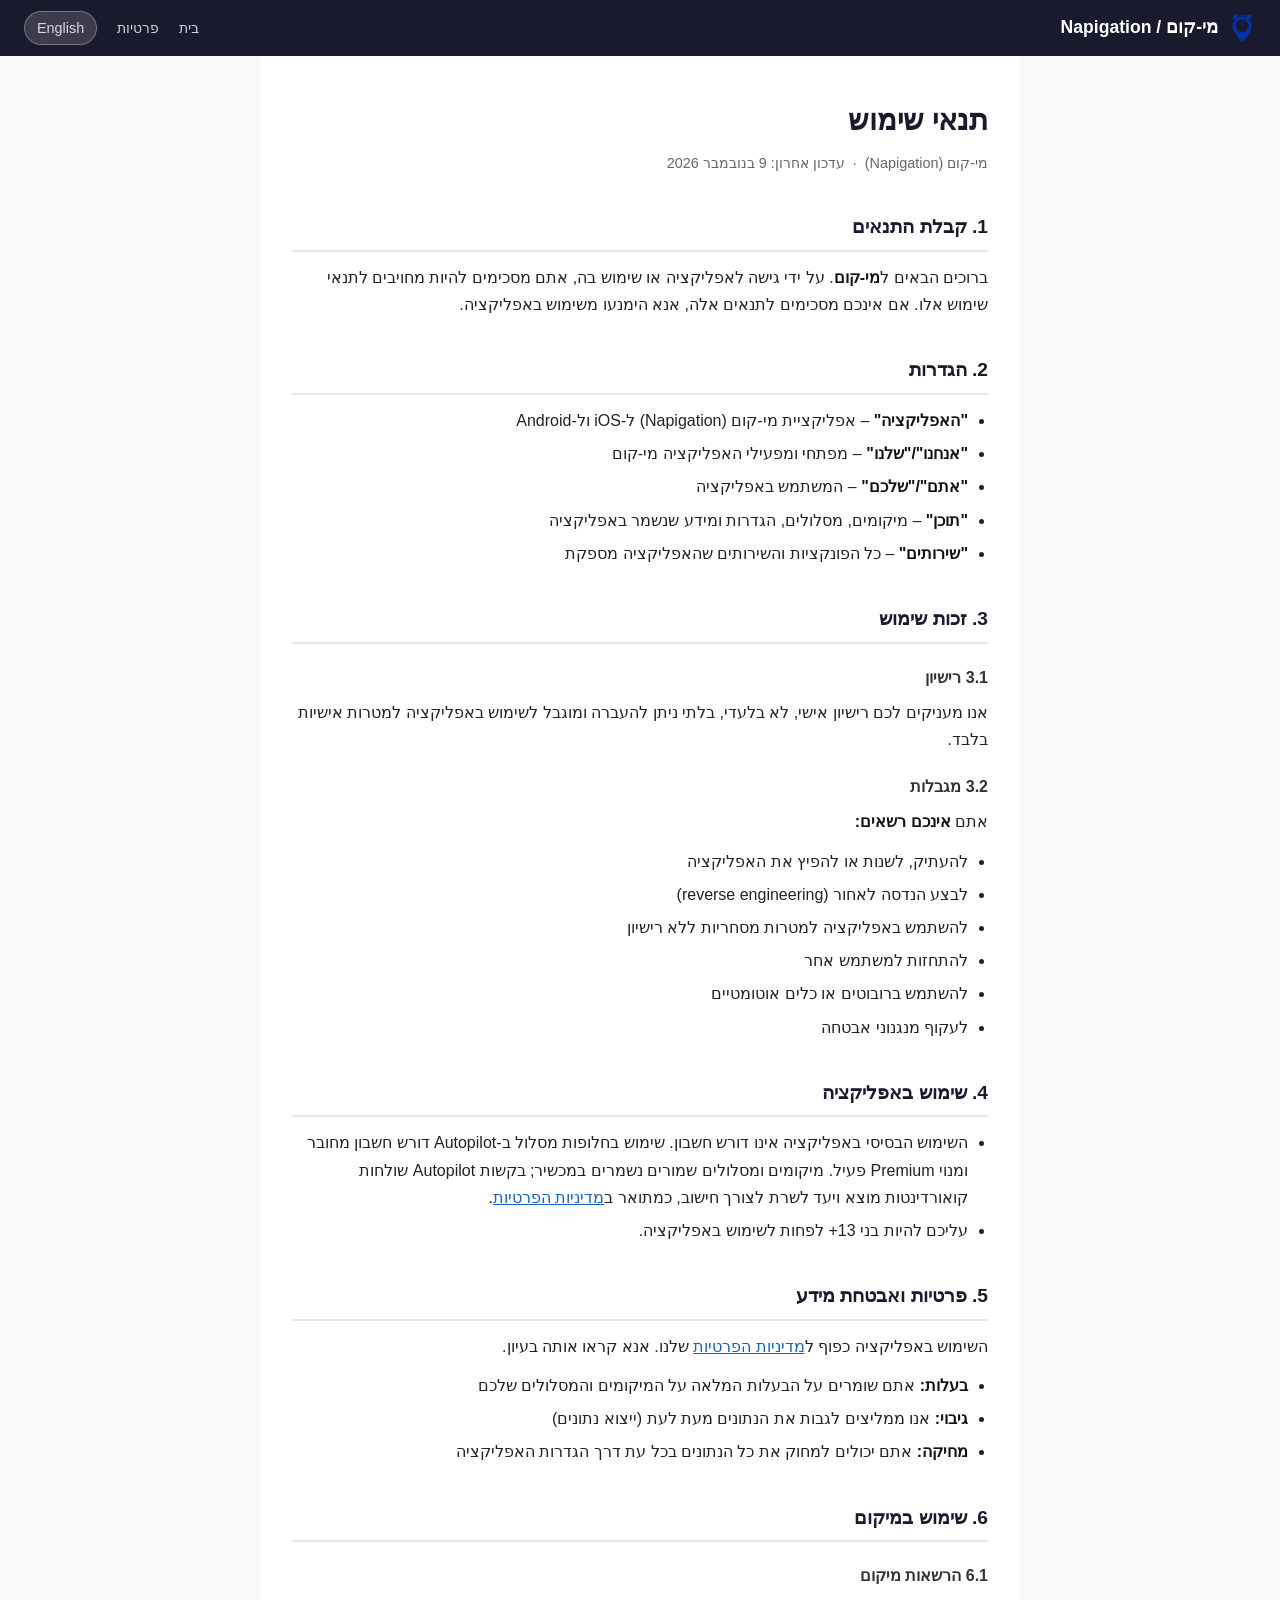
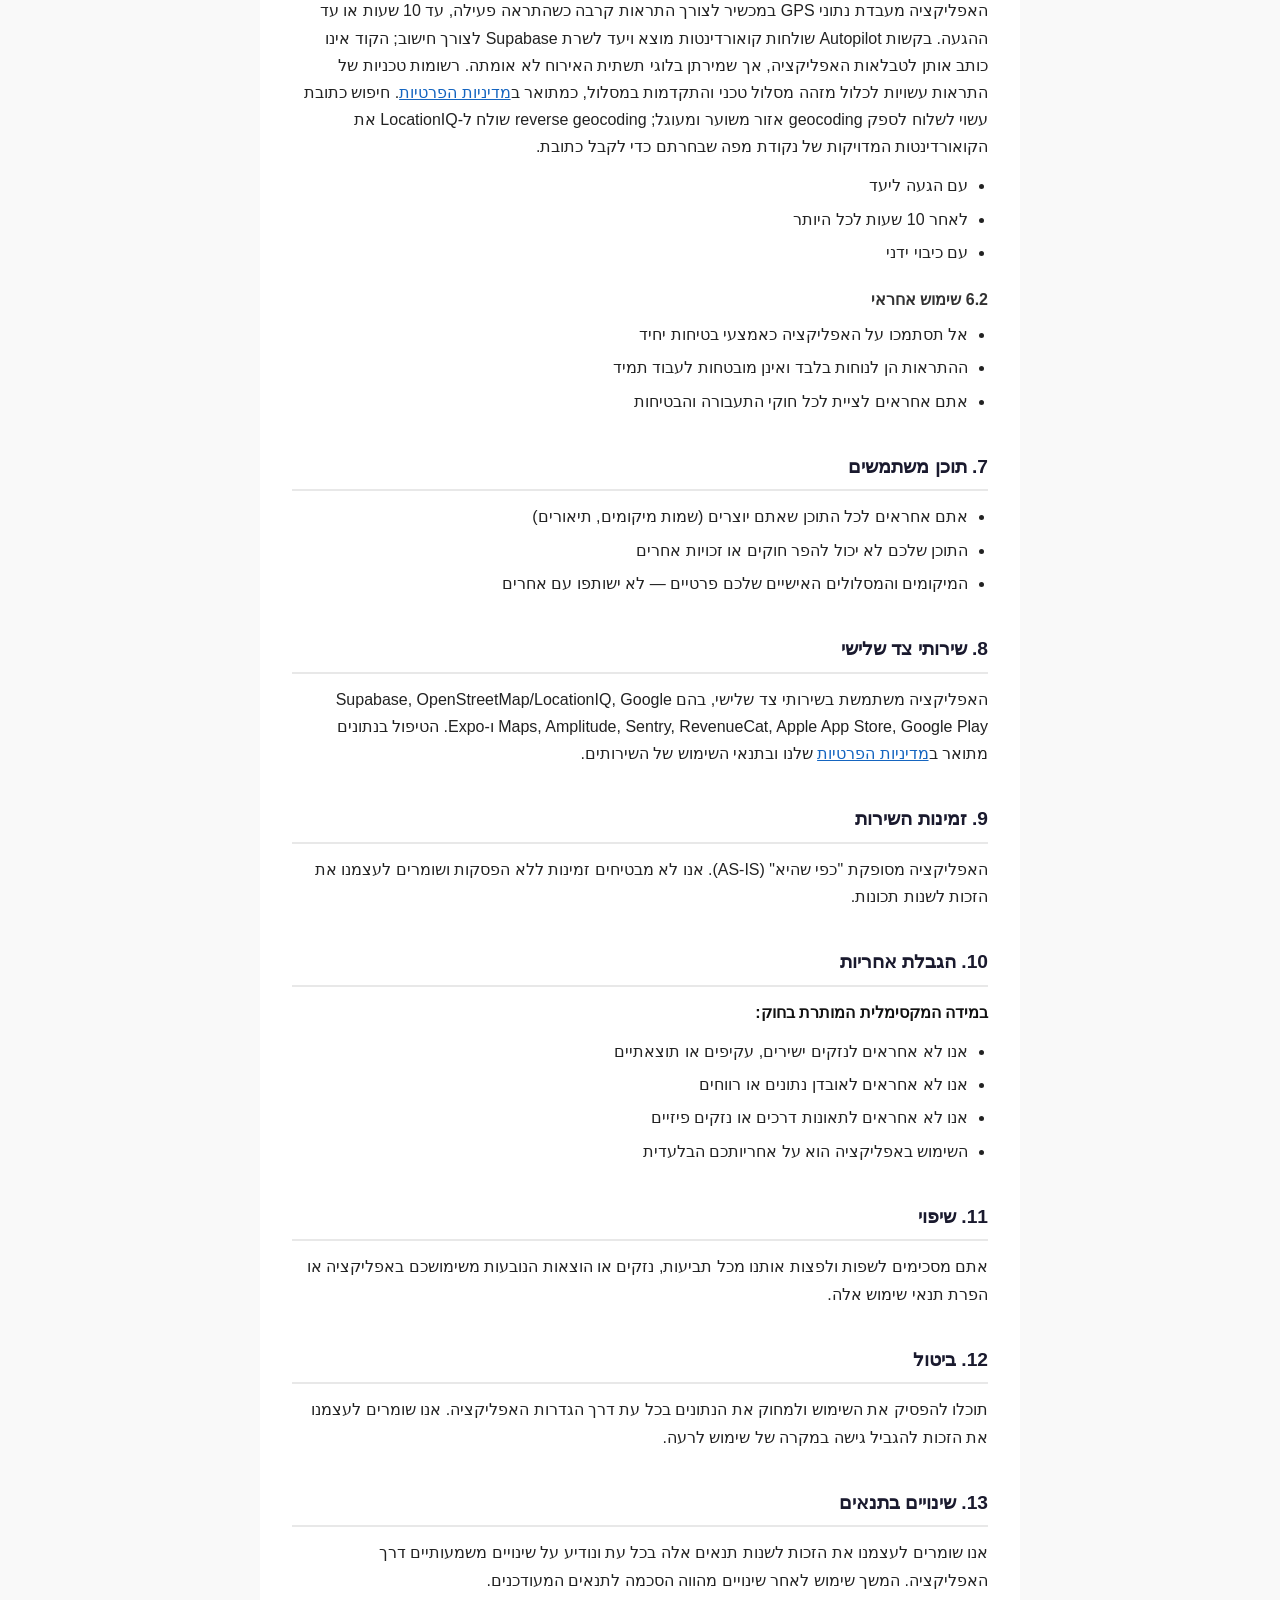
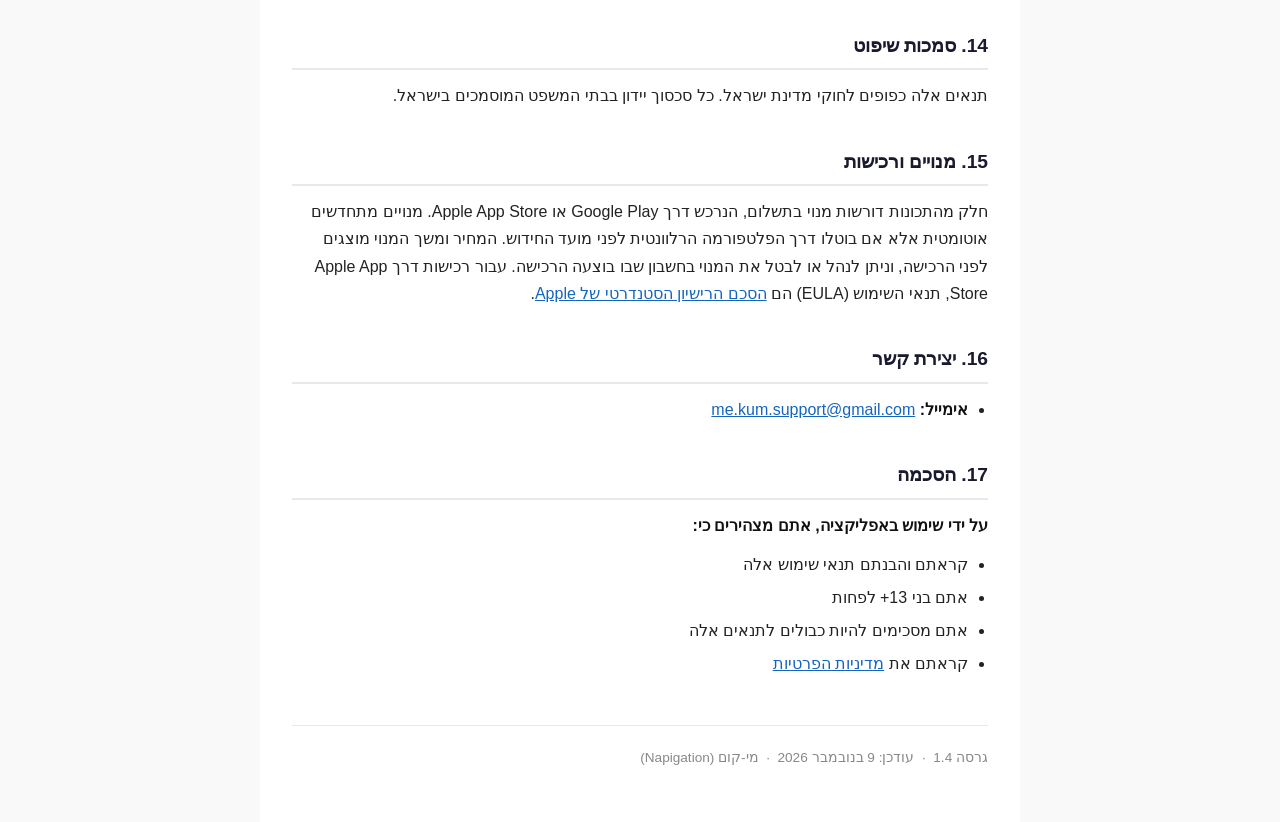
<file: he/terms.html>
<!DOCTYPE html>
<html lang="he" dir="rtl">
<head>
  <meta charset="UTF-8" />
  <meta name="viewport" content="width=device-width, initial-scale=1.0" />
  <title>תנאי שימוש - מי-קום</title>
  <meta name="description" content="תנאי השימוש של אפליקציית מי-קום (Napigation), כולל שימוש באפליקציה, פרטיות, מיקום, מנויים, אחריות ושירותי צד שלישי." />
  <meta name="robots" content="index, follow, max-snippet:-1, max-image-preview:large" />
  <meta name="googlebot" content="index, follow, max-snippet:-1, max-image-preview:large" />
  <meta name="author" content="Me-Kum" />
  <meta name="theme-color" content="#1a1a2e" />
  <meta property="og:type" content="article" />
  <meta property="og:title" content="תנאי שימוש - מי-קום" />
  <meta property="og:description" content="עמוד תנאי השימוש הרשמי של Napigation עבור אפליקציית התראות הקרבה מי-קום." />
  <meta property="og:url" content="https://www.napigation.com/he/terms.html" />
  <meta property="og:site_name" content="Napigation" />
  <meta property="og:locale" content="he_IL" />
  <meta property="og:locale:alternate" content="en_US" />
  <meta name="twitter:card" content="summary" />
  <meta name="twitter:title" content="תנאי שימוש - מי-קום | Napigation" />
  <meta name="twitter:description" content="תנאי השימוש של Napigation: שימוש באפליקציה, פרטיות, מיקום, אחריות ושירותי צד שלישי." />
  <link rel="canonical" href="https://www.napigation.com/he/terms.html" />
  <link rel="alternate" hreflang="en" href="https://www.napigation.com/terms.html" />
  <link rel="alternate" hreflang="he" href="https://www.napigation.com/he/terms.html" />
  <link rel="alternate" hreflang="x-default" href="https://www.napigation.com/terms.html" />
  <script type="application/ld+json">
    {
      "@context": "https://schema.org",
      "@type": "WebPage",
      "name": "Napigation Terms of Service",
      "url": "https://www.napigation.com/he/terms.html",
      "inLanguage": "he",
      "isPartOf": {
        "@type": "WebSite",
        "name": "Napigation",
        "url": "https://www.napigation.com/"
      },
      "about": {
        "@type": "SoftwareApplication",
        "name": "Napigation"
      }
    }
  </script>
  <style>
    :root {
      --primary: #1a1a2e;
      --accent: #4361ee;
      --bg: #f9f9f9;
      --white: #ffffff;
    }
    * { box-sizing: border-box; margin: 0; padding: 0; }
    body {
      font-family: -apple-system, BlinkMacSystemFont, 'Segoe UI', Arial, sans-serif;
      background: var(--bg);
      color: #222;
      line-height: 1.7;
    }
    /* Language toggle */
    [lang="he"] .en-content { display: none; }
    [lang="en"] .he-content { display: none; }
    [lang="en"] { direction: ltr; }

    /* Navbar */
    .navbar {
      background: var(--primary);
      padding: 0 24px;
      display: flex;
      align-items: center;
      justify-content: space-between;
      height: 56px;
      position: sticky;
      top: 0;
      z-index: 100;
    }
    .navbar-logo {
      display: inline-flex;
      align-items: center;
      gap: 10px;
      color: #fff;
      font-weight: 700;
      font-size: 1.1rem;
      text-decoration: none;
    }
    .navbar-logo img {
      width: 28px;
      height: 28px;
      object-fit: contain;
      flex-shrink: 0;
    }
    .navbar-links { display: flex; gap: 20px; align-items: center; }
    .navbar-links a { color: rgba(255,255,255,0.8); text-decoration: none; font-size: 0.9rem; }
    .navbar-links a:hover { color: #fff; }
    .lang-toggle {
      background: rgba(255,255,255,0.15);
      border: 1px solid rgba(255,255,255,0.3);
      color: #fff;
      padding: 4px 12px;
      border-radius: 20px;
      cursor: pointer;
      font-size: 0.85rem;
      font-family: inherit;
    }
    .lang-toggle:hover { background: rgba(255,255,255,0.25); }

    .container {
      max-width: 760px;
      margin: 0 auto;
      background: var(--white);
      padding: 40px 32px;
      min-height: calc(100vh - 56px);
    }
    h1 { font-size: 1.8rem; margin-bottom: 6px; color: var(--primary); }
    .subtitle { color: #666; font-size: 0.9rem; margin-bottom: 36px; }
    h2 { font-size: 1.2rem; margin-top: 36px; margin-bottom: 12px; color: var(--primary); border-bottom: 2px solid #e8e8e8; padding-bottom: 6px; }
    h3 { font-size: 1rem; margin-top: 20px; margin-bottom: 8px; color: #333; }
    p { margin-bottom: 12px; }
    ul { padding-right: 20px; margin-bottom: 12px; }
    [lang="en"] ul { padding-right: 0; padding-left: 20px; }
    li { margin-bottom: 6px; }
    strong { color: #111; }
    .badge-yes { color: #2e7d32; }
    .badge-no  { color: #c62828; }
    footer { margin-top: 48px; padding-top: 20px; border-top: 1px solid #e8e8e8; font-size: 0.85rem; color: #888; }
    a { color: #1565c0; }
    @media (max-width: 600px) { .container { padding: 24px 16px; } }
  </style>
</head>
<body>

<nav class="navbar">
  <a class="navbar-logo" href="index.html"><img src="../location-icon.png" alt="Napigation logo" width="28" height="28" />מי-קום / Napigation</a>
  <div class="navbar-links">
    <a href="index.html" class="he-content">בית</a>
    <a href="index.html" class="en-content">Home</a>
    <a href="privacy.html" class="he-content">פרטיות</a>
    <a href="privacy.html" class="en-content">Privacy</a>
    <a href="../terms.html" hreflang="en" class="lang-toggle">English</a>
  </div>
</nav>

<div class="container">

  <!-- Hebrew -->
  <div class="he-content">
  <h1>תנאי שימוש</h1>
  <p class="subtitle">מי-קום (Napigation) &nbsp;·&nbsp; עדכון אחרון: 9 בנובמבר 2026</p>

  <h2>1. קבלת התנאים</h2>
  <p>ברוכים הבאים ל<strong>מי-קום</strong>. על ידי גישה לאפליקציה או שימוש בה, אתם מסכימים להיות מחויבים לתנאי שימוש אלו. אם אינכם מסכימים לתנאים אלה, אנא הימנעו משימוש באפליקציה.</p>

  <h2>2. הגדרות</h2>
  <ul>
    <li><strong>"האפליקציה"</strong> – אפליקציית מי-קום (Napigation) ל-iOS ול-Android</li>
    <li><strong>"אנחנו"/"שלנו"</strong> – מפתחי ומפעילי האפליקציה מי-קום</li>
    <li><strong>"אתם"/"שלכם"</strong> – המשתמש באפליקציה</li>
    <li><strong>"תוכן"</strong> – מיקומים, מסלולים, הגדרות ומידע שנשמר באפליקציה</li>
    <li><strong>"שירותים"</strong> – כל הפונקציות והשירותים שהאפליקציה מספקת</li>
  </ul>

  <h2>3. זכות שימוש</h2>
  <h3>3.1 רישיון</h3>
  <p>אנו מעניקים לכם רישיון אישי, לא בלעדי, בלתי ניתן להעברה ומוגבל לשימוש באפליקציה למטרות אישיות בלבד.</p>
  <h3>3.2 מגבלות</h3>
  <p>אתם <strong>אינכם רשאים:</strong></p>
  <ul>
    <li>להעתיק, לשנות או להפיץ את האפליקציה</li>
    <li>לבצע הנדסה לאחור (reverse engineering)</li>
    <li>להשתמש באפליקציה למטרות מסחריות ללא רישיון</li>
    <li>להתחזות למשתמש אחר</li>
    <li>להשתמש ברובוטים או כלים אוטומטיים</li>
    <li>לעקוף מנגנוני אבטחה</li>
  </ul>

  <h2>4. שימוש באפליקציה</h2>
  <ul>
    <li>השימוש הבסיסי באפליקציה אינו דורש חשבון. שימוש בחלופות מסלול ב-Autopilot דורש חשבון מחובר ומנוי Premium פעיל. מיקומים ומסלולים שמורים נשמרים במכשיר; בקשות Autopilot שולחות קואורדינטות מוצא ויעד לשרת לצורך חישוב, כמתואר ב<a href="privacy.html">מדיניות הפרטיות</a>.</li>
    <li>עליכם להיות בני 13+ לפחות לשימוש באפליקציה.</li>
  </ul>

  <h2>5. פרטיות ואבטחת מידע</h2>
  <p>השימוש באפליקציה כפוף ל<a href="privacy.html">מדיניות הפרטיות</a> שלנו. אנא קראו אותה בעיון.</p>
  <ul>
    <li><strong>בעלות:</strong> אתם שומרים על הבעלות המלאה על המיקומים והמסלולים שלכם</li>
    <li><strong>גיבוי:</strong> אנו ממליצים לגבות את הנתונים מעת לעת (ייצוא נתונים)</li>
    <li><strong>מחיקה:</strong> אתם יכולים למחוק את כל הנתונים בכל עת דרך הגדרות האפליקציה</li>
  </ul>

  <h2>6. שימוש במיקום</h2>
  <h3>6.1 הרשאות מיקום</h3>
  <p>האפליקציה מעבדת נתוני GPS במכשיר לצורך התראות קרבה כשהתראה פעילה, עד 10 שעות או עד ההגעה. בקשות Autopilot שולחות קואורדינטות מוצא ויעד לשרת Supabase לצורך חישוב; הקוד אינו כותב אותן לטבלאות האפליקציה, אך שמירתן בלוגי תשתית האירוח לא אומתה. רשומות טכניות של התראות עשויות לכלול מזהה מסלול טכני והתקדמות במסלול, כמתואר ב<a href="privacy.html">מדיניות הפרטיות</a>. חיפוש כתובת עשוי לשלוח לספק geocoding אזור משוער ומעוגל; reverse geocoding שולח ל-LocationIQ את הקואורדינטות המדויקות של נקודת מפה שבחרתם כדי לקבל כתובת.</p>
  <ul>
    <li>עם הגעה ליעד</li>
    <li>לאחר 10 שעות לכל היותר</li>
    <li>עם כיבוי ידני</li>
  </ul>
  <h3>6.2 שימוש אחראי</h3>
  <ul>
    <li>אל תסתמכו על האפליקציה כאמצעי בטיחות יחיד</li>
    <li>ההתראות הן לנוחות בלבד ואינן מובטחות לעבוד תמיד</li>
    <li>אתם אחראים לציית לכל חוקי התעבורה והבטיחות</li>
  </ul>

  <h2>7. תוכן משתמשים</h2>
  <ul>
    <li>אתם אחראים לכל התוכן שאתם יוצרים (שמות מיקומים, תיאורים)</li>
    <li>התוכן שלכם לא יכול להפר חוקים או זכויות אחרים</li>
    <li>המיקומים והמסלולים האישיים שלכם פרטיים — לא ישותפו עם אחרים</li>
  </ul>

  <h2>8. שירותי צד שלישי</h2>
  <p>האפליקציה משתמשת בשירותי צד שלישי, בהם Supabase, OpenStreetMap/LocationIQ, Google Maps, Amplitude, Sentry, RevenueCat, Apple App Store, Google Play ו-Expo. הטיפול בנתונים מתואר ב<a href="privacy.html">מדיניות הפרטיות</a> שלנו ובתנאי השימוש של השירותים.</p>

  <h2>9. זמינות השירות</h2>
  <p>האפליקציה מסופקת "כפי שהיא" (AS-IS). אנו לא מבטיחים זמינות ללא הפסקות ושומרים לעצמנו את הזכות לשנות תכונות.</p>

  <h2>10. הגבלת אחריות</h2>
  <p><strong>במידה המקסימלית המותרת בחוק:</strong></p>
  <ul>
    <li>אנו לא אחראים לנזקים ישירים, עקיפים או תוצאתיים</li>
    <li>אנו לא אחראים לאובדן נתונים או רווחים</li>
    <li>אנו לא אחראים לתאונות דרכים או נזקים פיזיים</li>
    <li>השימוש באפליקציה הוא על אחריותכם הבלעדית</li>
  </ul>

  <h2>11. שיפוי</h2>
  <p>אתם מסכימים לשפות ולפצות אותנו מכל תביעות, נזקים או הוצאות הנובעות משימושכם באפליקציה או הפרת תנאי שימוש אלה.</p>

  <h2>12. ביטול</h2>
  <p>תוכלו להפסיק את השימוש ולמחוק את הנתונים בכל עת דרך הגדרות האפליקציה. אנו שומרים לעצמנו את הזכות להגביל גישה במקרה של שימוש לרעה.</p>

  <h2>13. שינויים בתנאים</h2>
  <p>אנו שומרים לעצמנו את הזכות לשנות תנאים אלה בכל עת ונודיע על שינויים משמעותיים דרך האפליקציה. המשך שימוש לאחר שינויים מהווה הסכמה לתנאים המעודכנים.</p>

  <h2>14. סמכות שיפוט</h2>
  <p>תנאים אלה כפופים לחוקי מדינת ישראל. כל סכסוך יידון בבתי המשפט המוסמכים בישראל.</p>

  <h2>15. מנויים ורכישות</h2>
  <p>חלק מהתכונות דורשות מנוי בתשלום, הנרכש דרך Google Play או Apple App Store. מנויים מתחדשים אוטומטית אלא אם בוטלו דרך הפלטפורמה הרלוונטית לפני מועד החידוש. המחיר ומשך המנוי מוצגים לפני הרכישה, וניתן לנהל או לבטל את המנוי בחשבון שבו בוצעה הרכישה. עבור רכישות דרך Apple App Store, תנאי השימוש (EULA) הם <a href="https://www.apple.com/legal/internet-services/itunes/dev/stdeula/">הסכם הרישיון הסטנדרטי של Apple</a>.</p>

  <h2>16. יצירת קשר</h2>
  <ul>
    <li><strong>אימייל:</strong> <a href="mailto:me.kum.support@gmail.com">me.kum.support@gmail.com</a></li>
  </ul>

  <h2>17. הסכמה</h2>
  <p><strong>על ידי שימוש באפליקציה, אתם מצהירים כי:</strong></p>
  <ul>
    <li>קראתם והבנתם תנאי שימוש אלה</li>
    <li>אתם בני 13+ לפחות</li>
    <li>אתם מסכימים להיות כבולים לתנאים אלה</li>
    <li>קראתם את <a href="privacy.html">מדיניות הפרטיות</a></li>
  </ul>

  <footer>
    <p>גרסה 1.4 &nbsp;·&nbsp; עודכן: 9 בנובמבר 2026 &nbsp;·&nbsp; מי-קום (Napigation)</p>
  </footer>
  </div><!-- end he-content -->

  <!-- English -->
  <div class="en-content">
  <h1>Terms of Service</h1>
  <p class="subtitle">Napigation &nbsp;·&nbsp; Last updated: November 9, 2026</p>

  <h2>1. Acceptance of Terms</h2>
  <p>Welcome to <strong>Napigation</strong>. By accessing or using the app, you agree to be bound by these Terms of Service. If you do not agree to these terms, please do not use the app.</p>

  <h2>2. Definitions</h2>
  <ul>
    <li><strong>"The App"</strong> – The Napigation application for iOS and Android</li>
    <li><strong>"We" / "Our"</strong> – The developers and operators of Napigation</li>
    <li><strong>"You" / "Your"</strong> – The user of the app</li>
    <li><strong>"Content"</strong> – Locations, routes, settings, and information saved in the app</li>
    <li><strong>"Services"</strong> – All features and services provided by the app</li>
  </ul>

  <h2>3. License to Use</h2>
  <h3>3.1 License</h3>
  <p>We grant you a personal, non-exclusive, non-transferable, limited license to use the app for personal purposes only.</p>
  <h3>3.2 Restrictions</h3>
  <p>You <strong>may not:</strong></p>
  <ul>
    <li>Copy, modify, or distribute the app</li>
    <li>Reverse engineer the app</li>
    <li>Use the app for commercial purposes without a license</li>
    <li>Impersonate another user</li>
    <li>Use bots or automated tools</li>
    <li>Bypass security mechanisms</li>
  </ul>

  <h2>4. Use of the App</h2>
  <ul>
    <li>Basic app use does not require an account. Autopilot route options require a signed-in account and an active Premium subscription. Saved locations and routes are stored on your device; Autopilot requests send origin and destination coordinates to our server for calculation, as described in the <a href="privacy.html">Privacy Policy</a>.</li>
    <li>You must be at least 13 years old to use the app.</li>
  </ul>

  <h2>5. Privacy and Data Security</h2>
  <p>Use of the app is subject to our <a href="privacy.html">Privacy Policy</a>. Please read it carefully.</p>
  <ul>
    <li><strong>Ownership:</strong> You retain full ownership of your saved locations and routes</li>
    <li><strong>Backup:</strong> We recommend backing up your data periodically (data export)</li>
    <li><strong>Deletion:</strong> You can delete all your data at any time through the app settings</li>
  </ul>

  <h2>6. Location Use</h2>
  <h3>6.1 Location Permissions</h3>
  <p>The app processes GPS on your device for proximity alerts when an alarm is active, for up to 10 hours or until arrival. Autopilot requests send origin and destination coordinates to our Supabase server for calculation; the code does not write them to app tables, but retention in hosting infrastructure logs has not been verified. Technical alarm-session records may include an opaque route reference and route progress, as described in the Privacy Policy. Address searches may send a rounded approximate region to a geocoding provider; reverse geocoding sends the exact coordinates of a map point you select to LocationIQ to return an address. Details: <a href="privacy.html">Privacy Policy</a>.</p>
  <ul>
    <li>Upon arrival at the destination</li>
    <li>After a maximum of 10 hours</li>
    <li>Upon manual deactivation</li>
  </ul>
  <h3>6.2 Responsible Use</h3>
  <ul>
    <li>Do not rely on the app as your sole safety measure</li>
    <li>Alerts are for convenience only and are not guaranteed to always work</li>
    <li>You are responsible for complying with all traffic and safety laws</li>
  </ul>

  <h2>7. User Content</h2>
  <ul>
    <li>You are responsible for all content you create (location names, descriptions)</li>
    <li>Your content must not violate any laws or rights of others</li>
    <li>Your personal locations and routes are private — they will not be shared with others</li>
  </ul>

  <h2>8. Third-Party Services</h2>
  <p>The app uses third-party services including Supabase, OpenStreetMap/LocationIQ, Google Maps, Amplitude, Sentry, RevenueCat, Apple App Store, Google Play, and Expo. Their handling of data is described in our <a href="privacy.html">Privacy Policy</a> and their own terms.</p>

  <h2>9. Service Availability</h2>
  <p>The app is provided "as is" (AS-IS). We do not guarantee uninterrupted availability and reserve the right to modify features.</p>

  <h2>10. Limitation of Liability</h2>
  <p><strong>To the maximum extent permitted by law:</strong></p>
  <ul>
    <li>We are not liable for direct, indirect, or consequential damages</li>
    <li>We are not liable for loss of data or profits</li>
    <li>We are not liable for traffic accidents or physical harm</li>
    <li>Use of the app is at your sole risk</li>
  </ul>

  <h2>11. Indemnification</h2>
  <p>You agree to indemnify and hold us harmless from any claims, damages, or expenses arising from your use of the app or breach of these terms.</p>

  <h2>12. Termination</h2>
  <p>You may stop using the app and delete your data at any time through the app settings. We reserve the right to restrict access in cases of misuse.</p>

  <h2>13. Changes to Terms</h2>
  <p>We reserve the right to modify these terms at any time and will notify you of significant changes through the app. Continued use after changes constitutes acceptance of the updated terms.</p>

  <h2>14. Governing Law</h2>
  <p>These terms are governed by the laws of the State of Israel. Any dispute shall be settled in the competent courts of Israel.</p>

  <h2>15. Subscriptions and Purchases</h2>
  <p>Some features require a paid subscription purchased through Google Play or the Apple App Store. Subscriptions renew automatically unless canceled through the applicable platform before renewal. The price and subscription term are shown before purchase; subscriptions can be managed or canceled through the account used to purchase them. For purchases through the Apple App Store, the applicable Terms of Use (EULA) are Apple's <a href="https://www.apple.com/legal/internet-services/itunes/dev/stdeula/">Standard License Agreement</a>.</p>

  <h2>16. Agreement</h2>
  <p><strong>By using the app, you declare that:</strong></p>
  <ul>
    <li>You have read and understood these Terms of Service</li>
    <li>You are at least 13 years old</li>
    <li>You agree to be bound by these terms</li>
    <li>You have read the <a href="privacy.html">Privacy Policy</a></li>
  </ul>

  <h2>17. Contact</h2>
  <ul>
    <li><strong>Email:</strong> <a href="mailto:me.kum.support@gmail.com">me.kum.support@gmail.com</a></li>
  </ul>

  <footer>
    <p>Version 1.4 &nbsp;·&nbsp; Updated: November 9, 2026 &nbsp;·&nbsp; Napigation</p>
  </footer>
  </div><!-- end en-content -->

</div>

</body>
</html>
</file>
